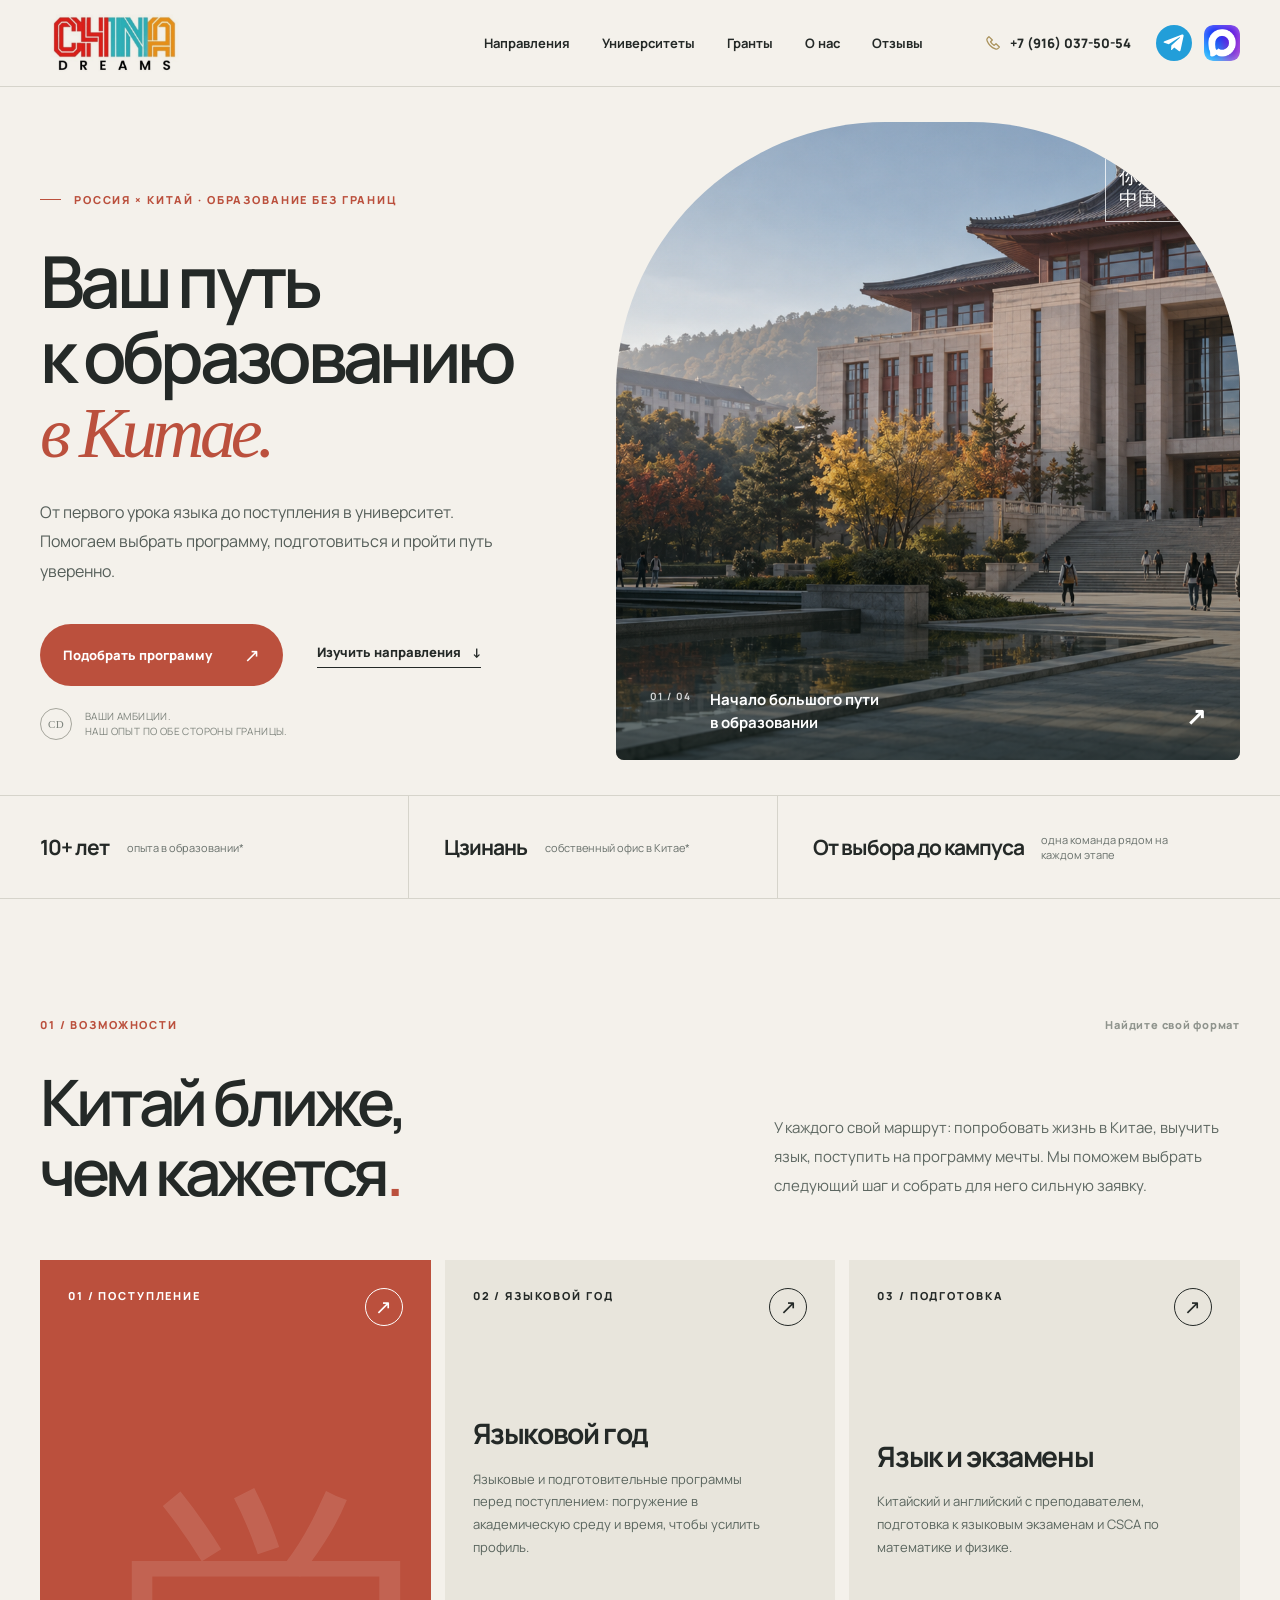
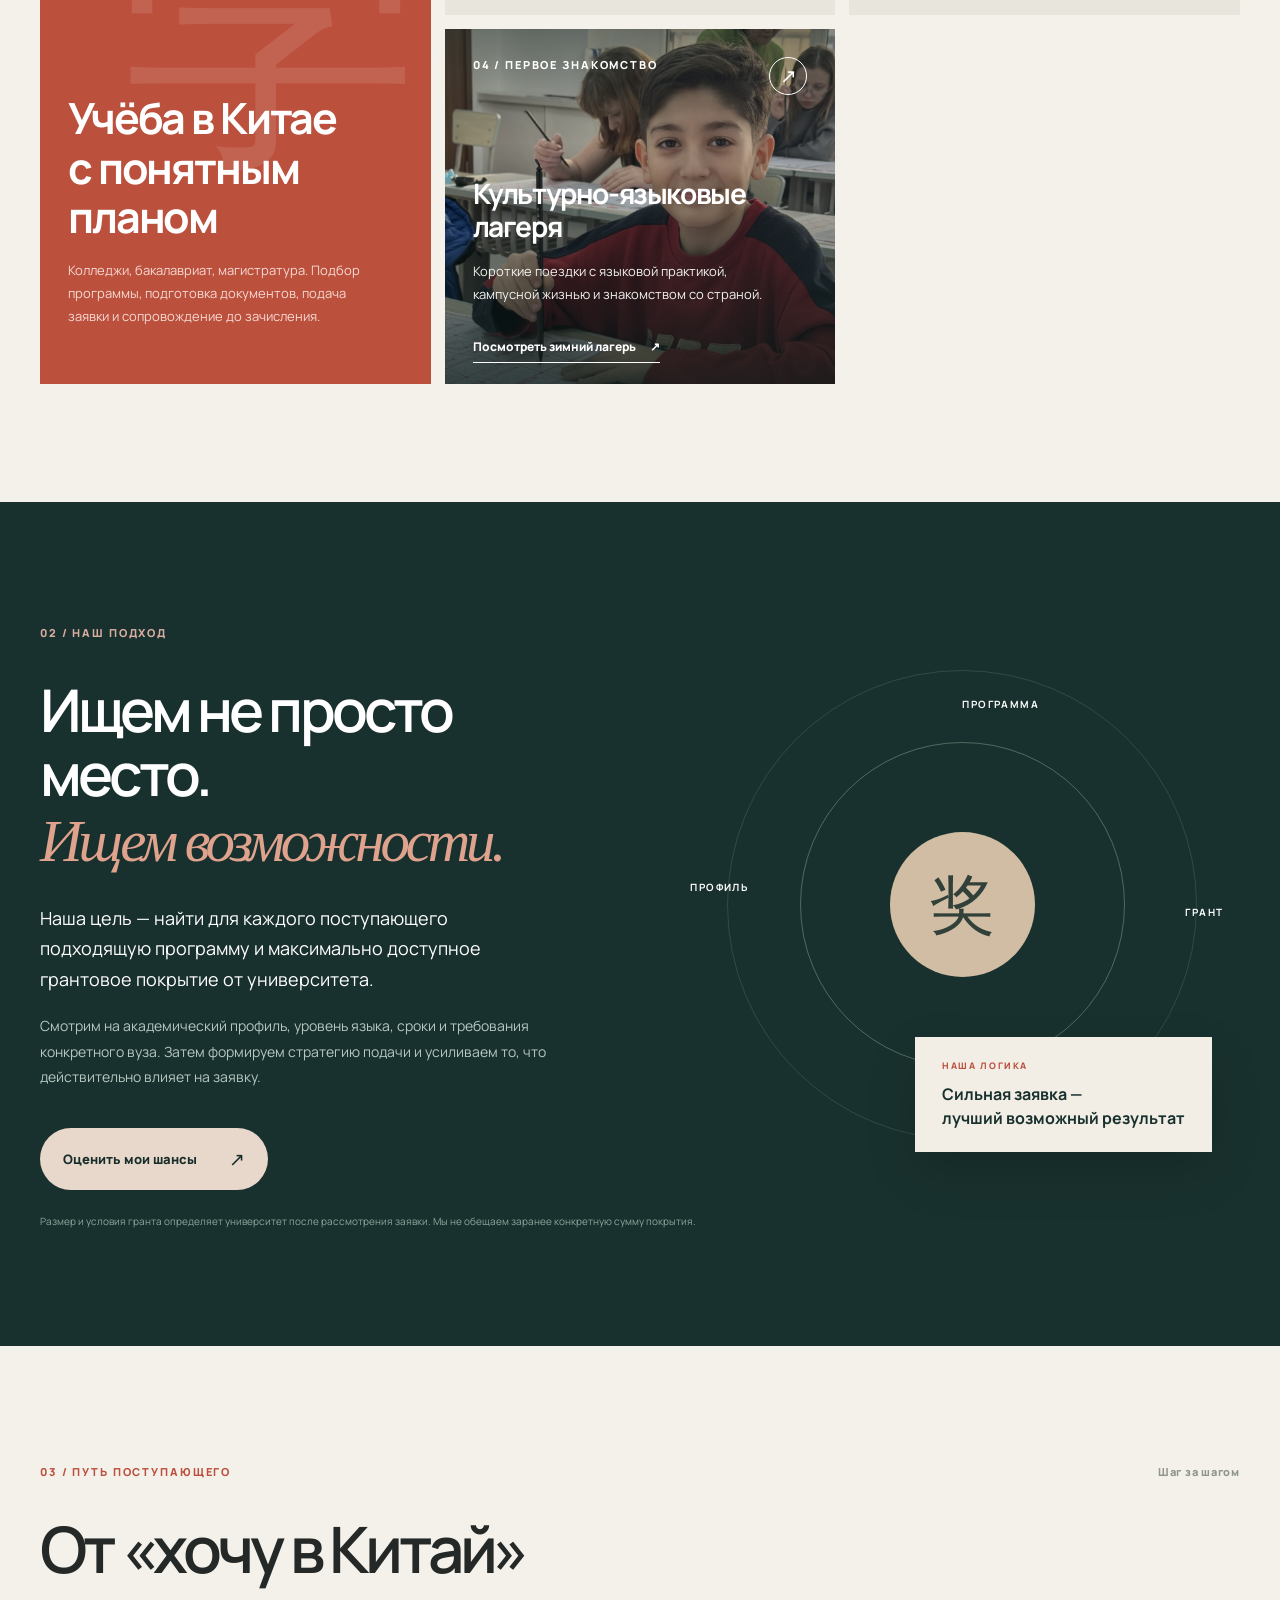
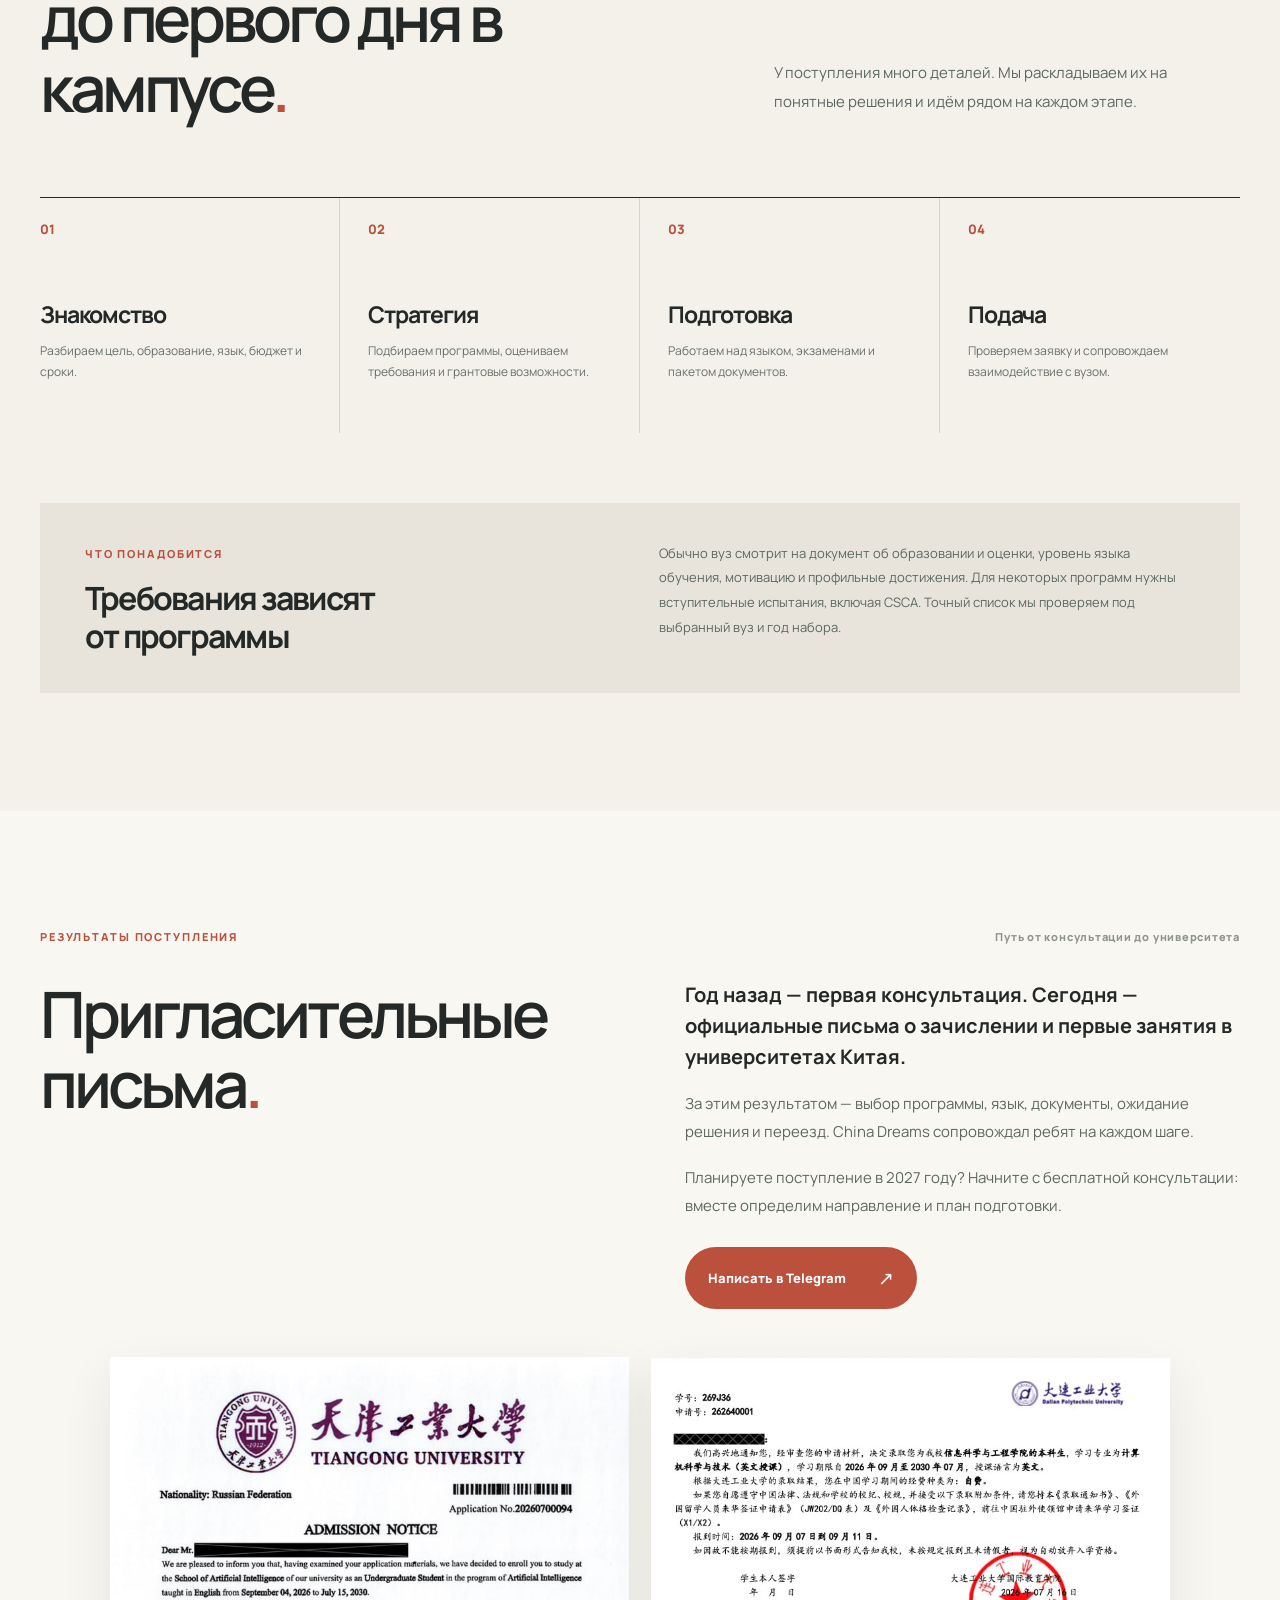
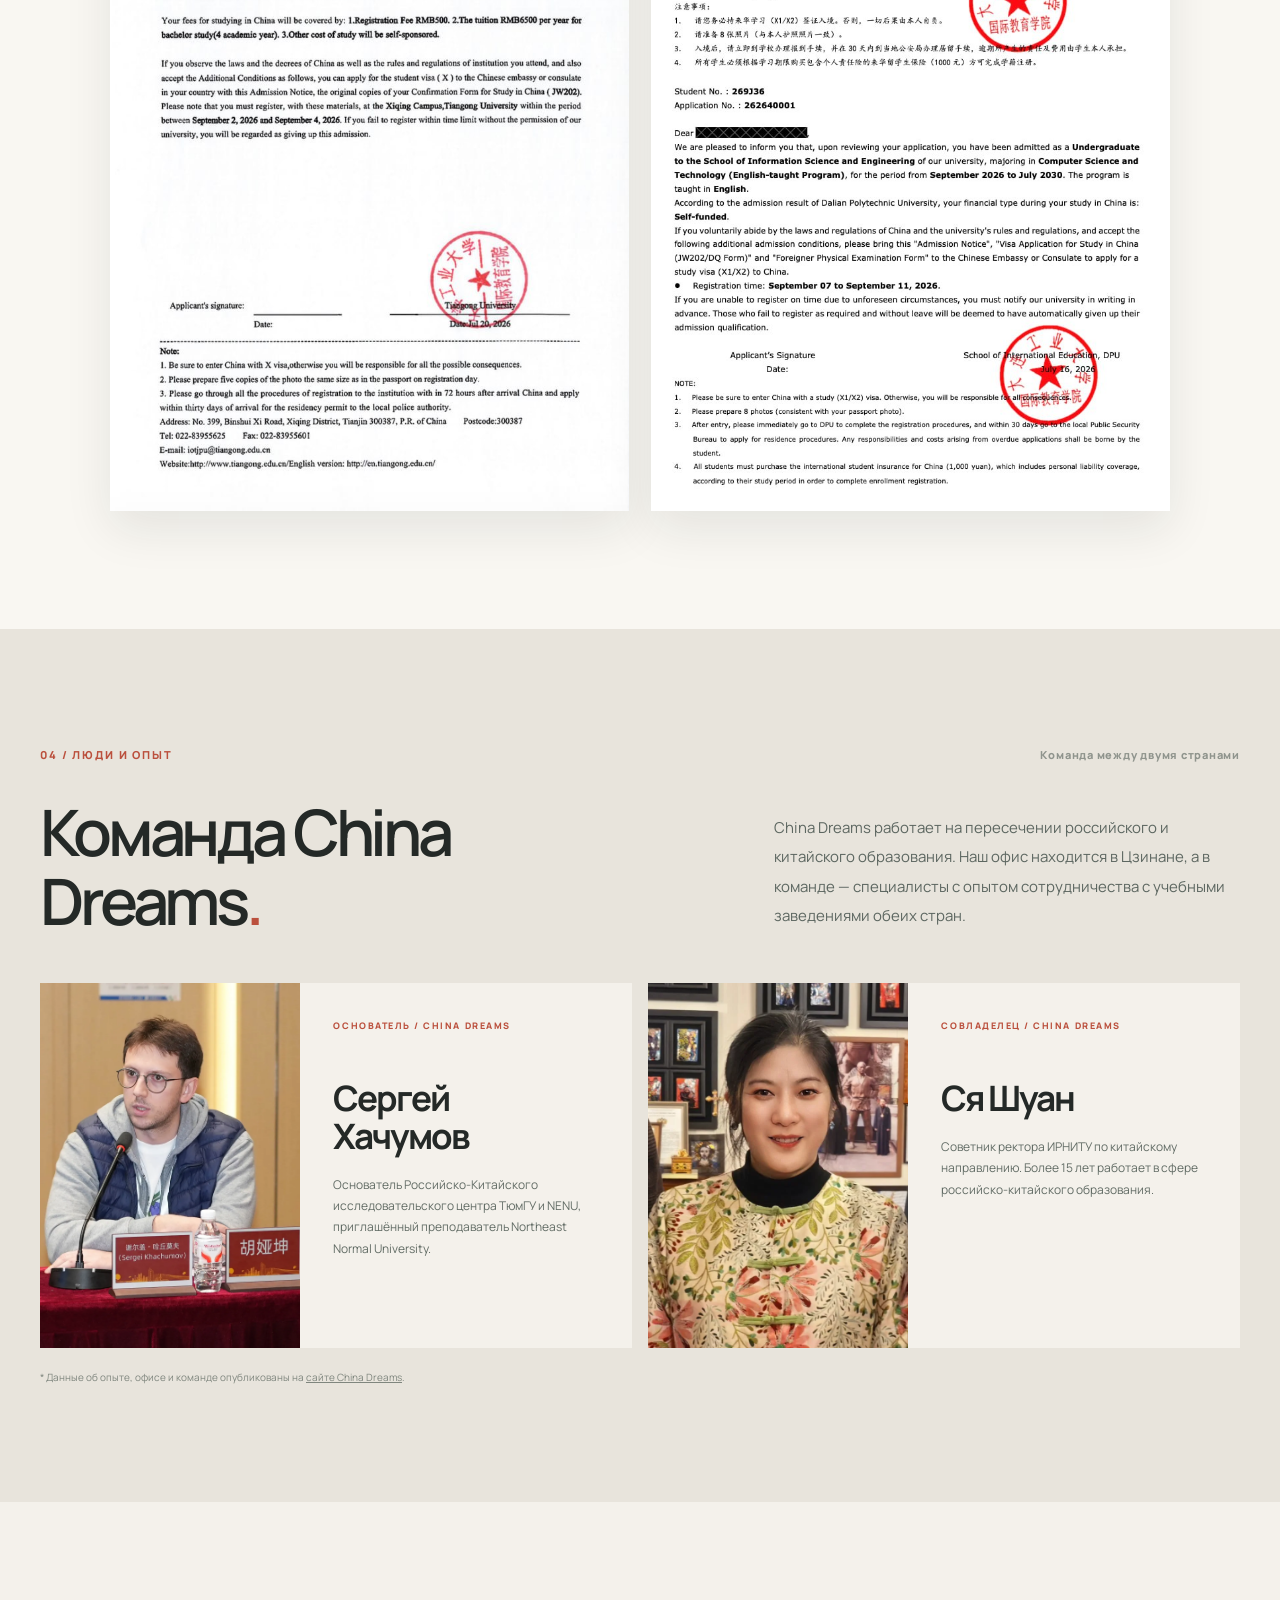
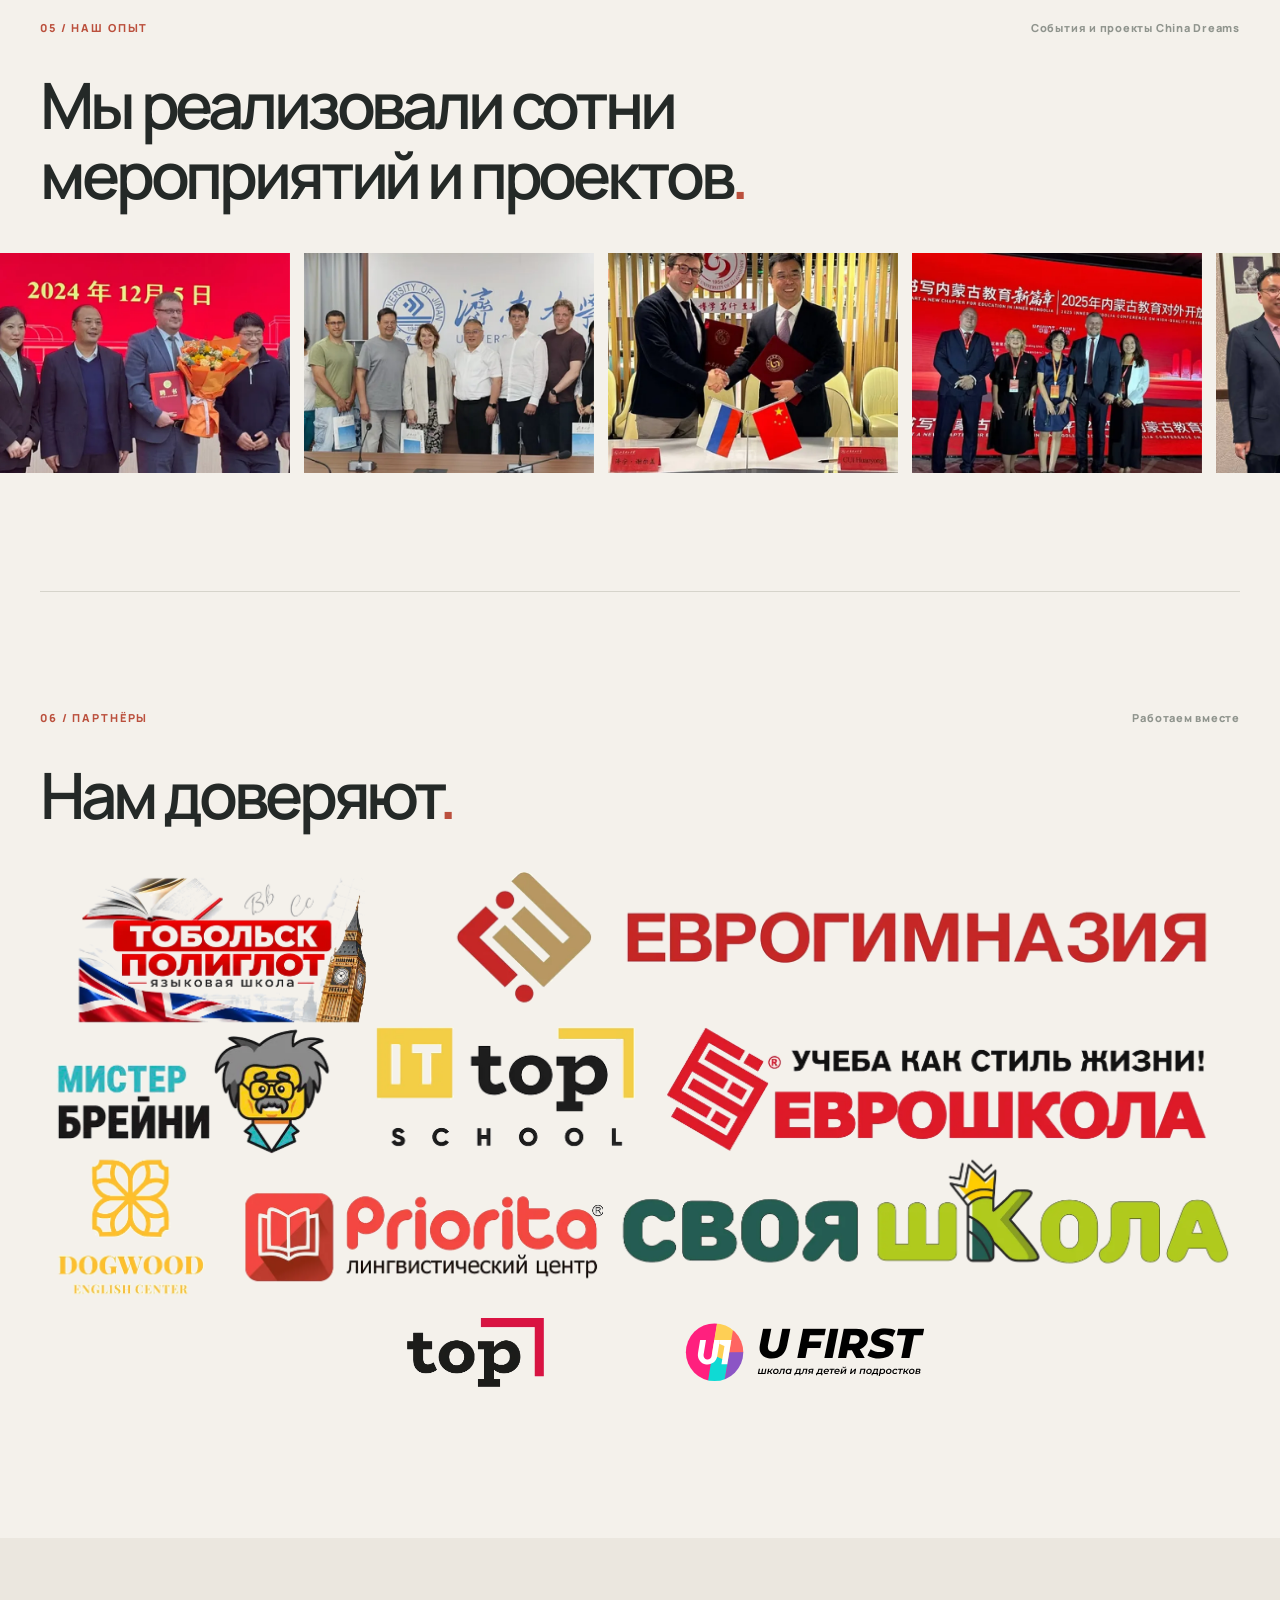
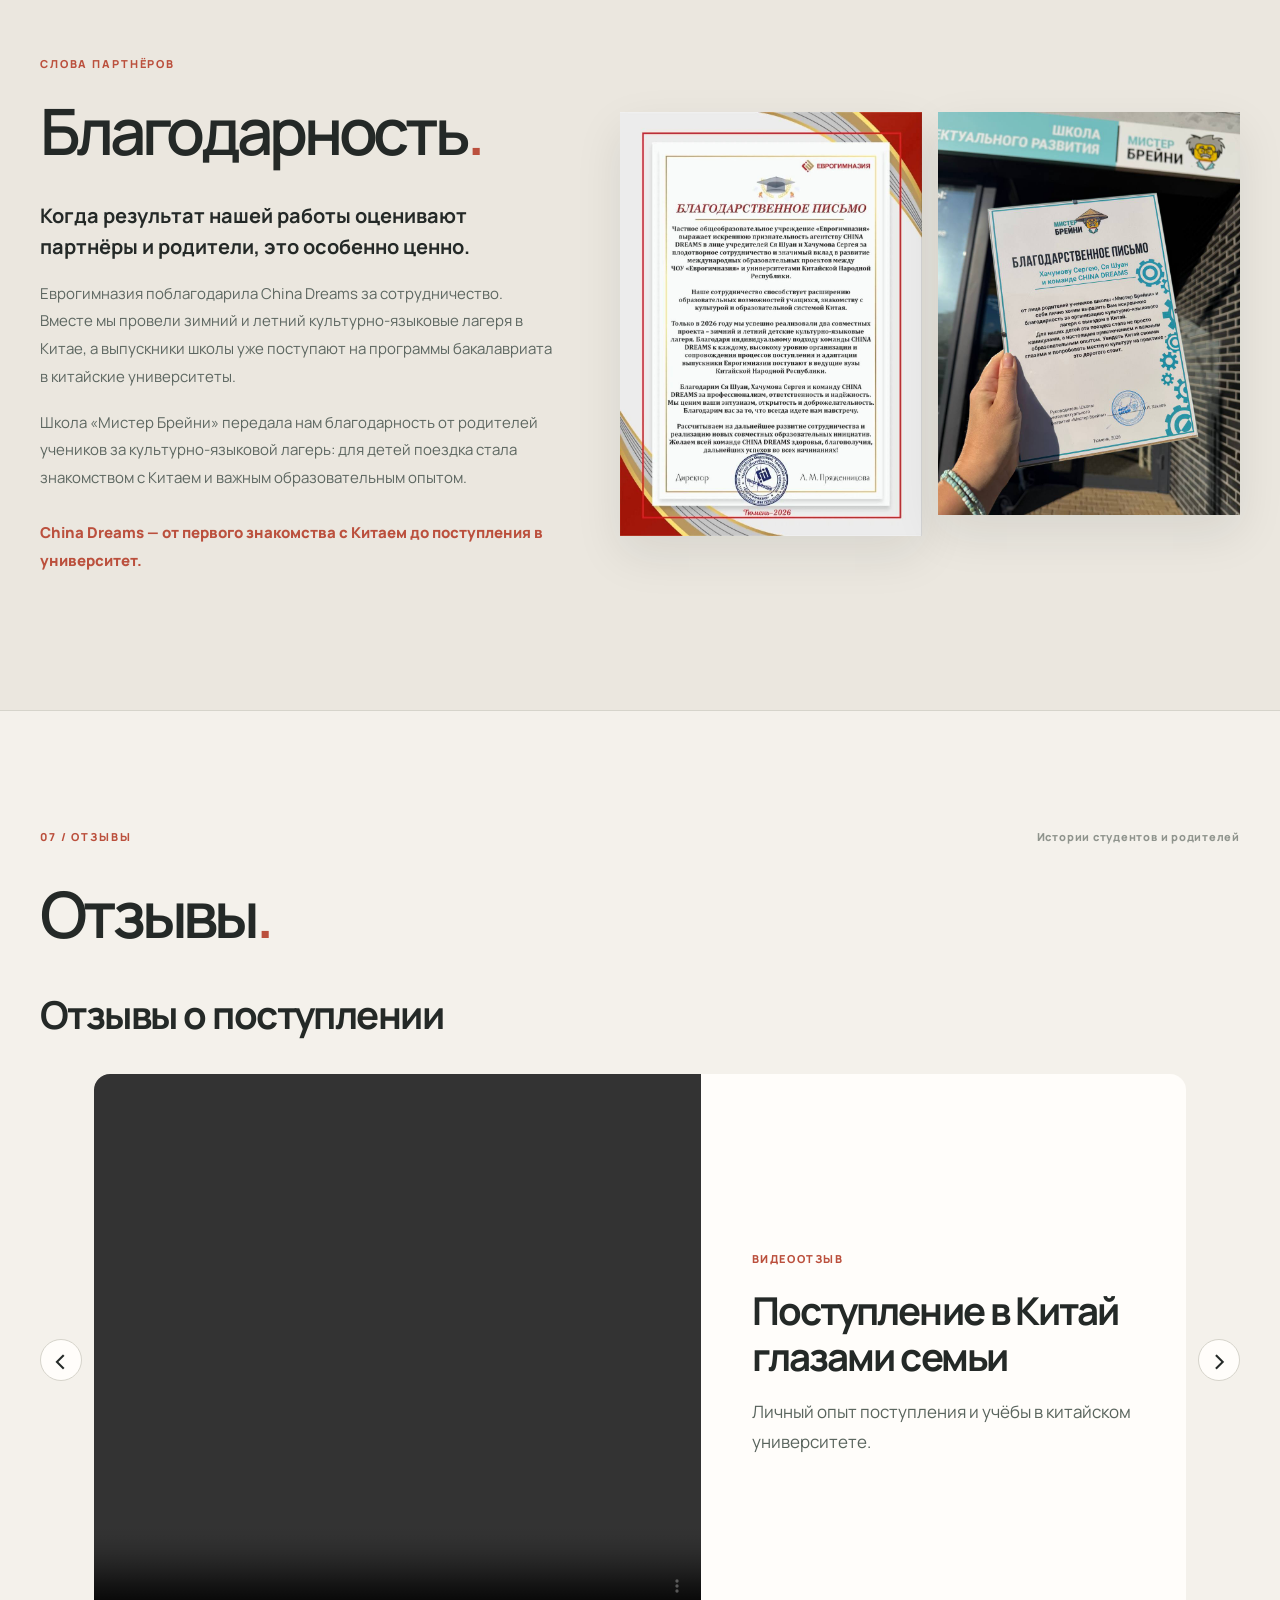
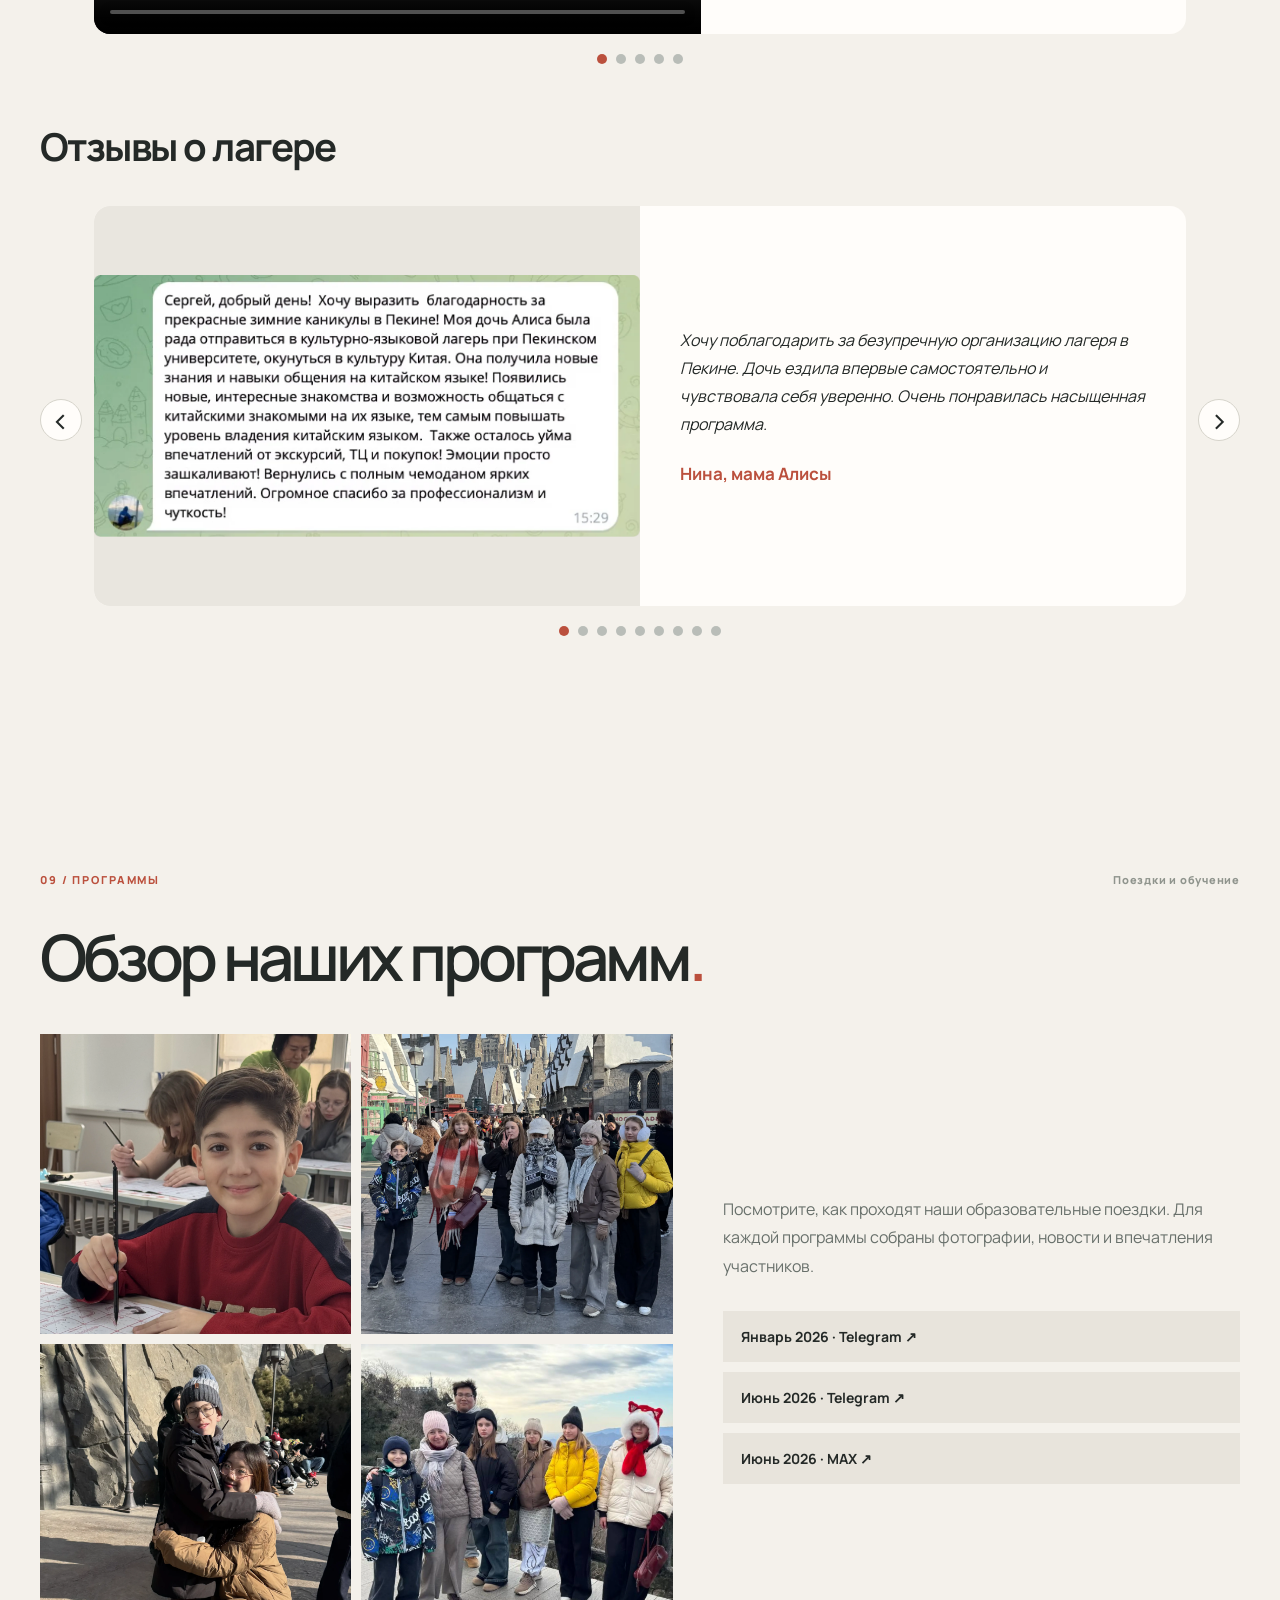
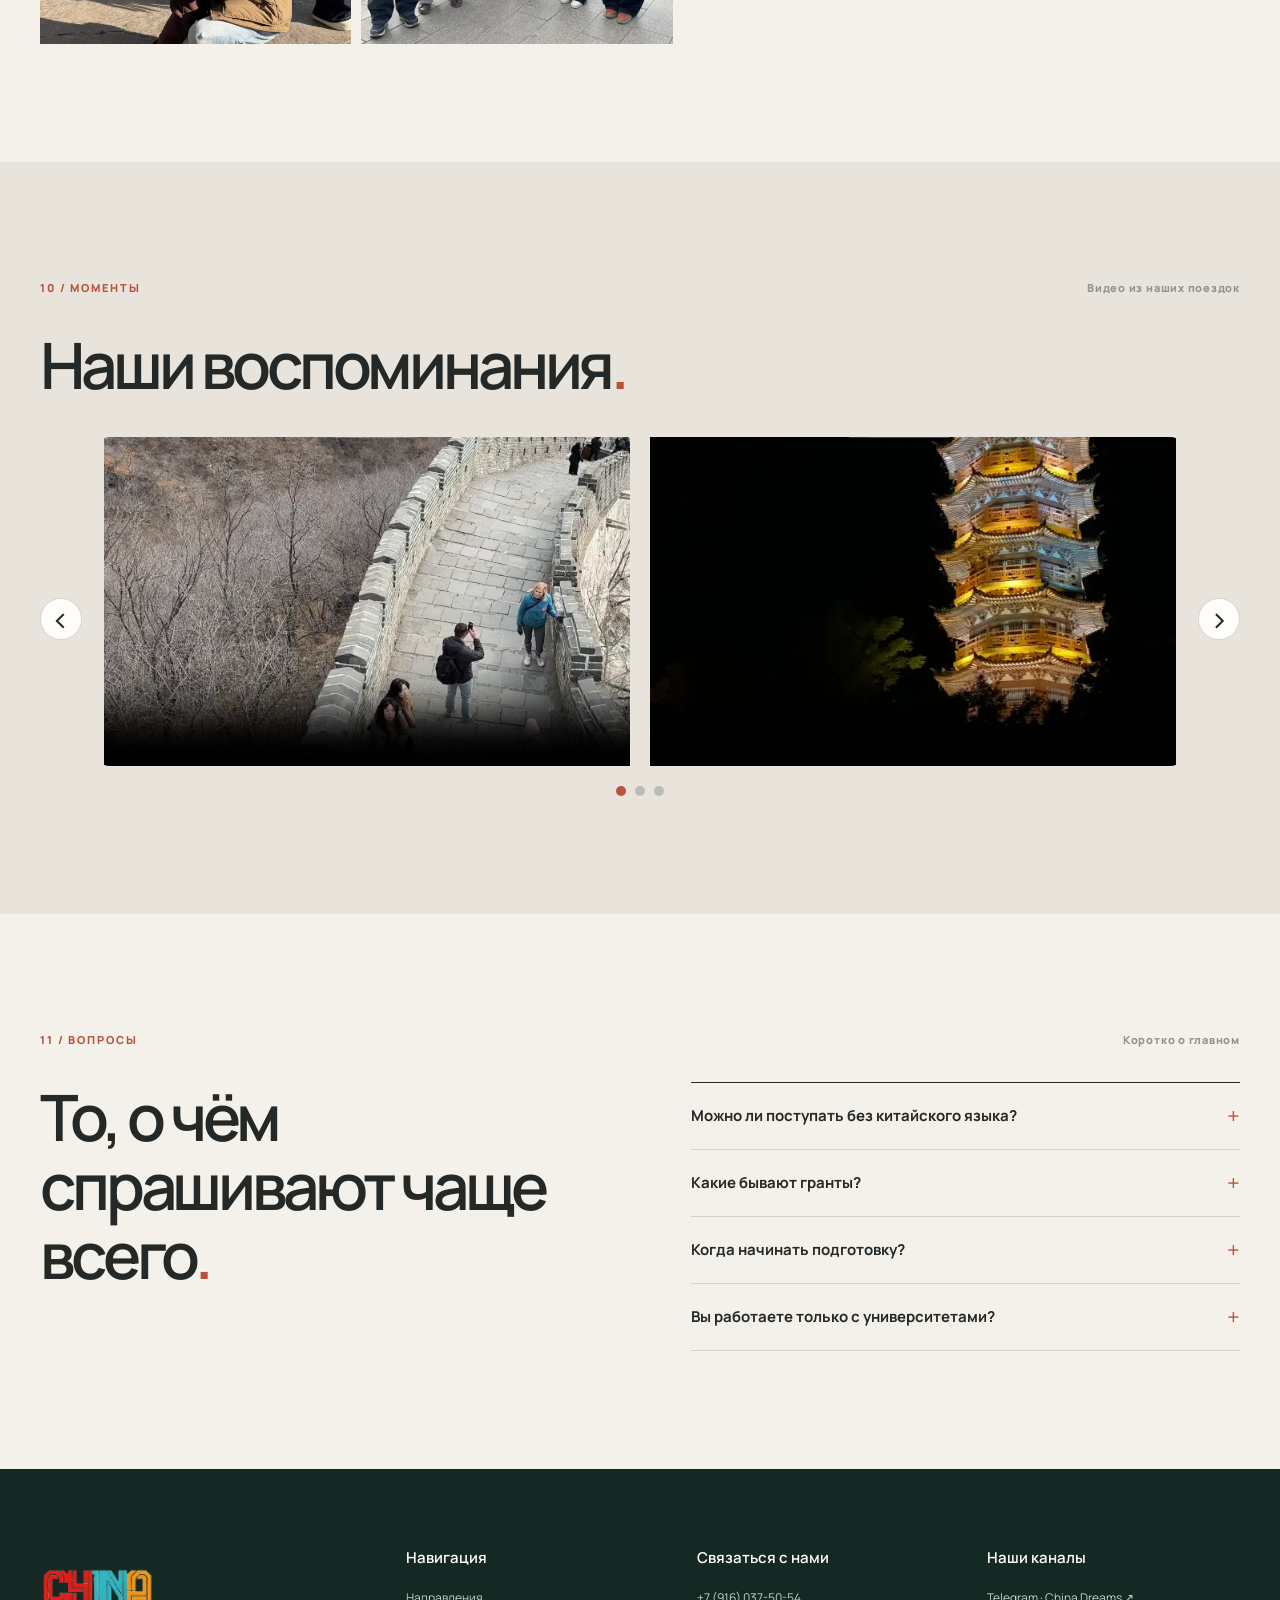
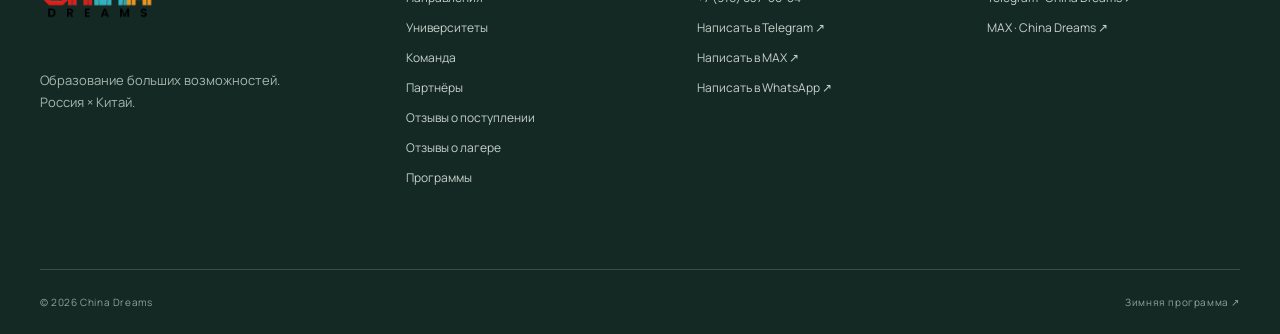
<file: index.html>
<!doctype html>
<html lang="ru">
  <head>
    <meta charset="UTF-8">
    <meta name="viewport" content="width=device-width, initial-scale=1">
    <meta name="theme-color" content="#f4f1eb">
    <meta name="description" content="China Dreams — образование в Китае: поступление в колледжи и университеты, языковая подготовка, гранты и культурно-языковые программы.">
    <title>
      China Dreams — ваш путь к образованию в Китае
    </title>
    <link rel="icon" type="image/webp" href="winter2027/img/80.webp">
    <link rel="preconnect" href="https://fonts.googleapis.com">
    <link rel="preconnect" href="https://fonts.gstatic.com" crossorigin>
    <link href="https://fonts.googleapis.com/css2?family=DM+Sans:wght@400;500;600;700&family=Manrope:wght@400;500;600;700;800&display=swap" rel="stylesheet">
    <link rel="stylesheet" href="styles.css">
    <link rel="stylesheet" href="updates.css">
    <script src="script.js" defer>
    </script>
  </head>
  <body>
    <a class="skip-link" href="#main">Перейти к содержанию</a>
    <header class="site-header" id="top">
      <div class="container nav-shell">
        <a class="brand" href="#top" aria-label="China Dreams — на главную"><img class="brand-logo" src="winter2027/img/73.jpg" alt="China Dreams"></a>
        <nav class="main-nav" id="main-nav" aria-label="Основная навигация">
          <a href="#directions">Направления</a><a href="universities/">Университеты</a><a href="#approach">Гранты</a><a href="#about">О нас</a><a href="#reviews">Отзывы</a>
        </nav>
        <div class="header-contact" aria-label="Связаться с China Dreams">
          <a class="header-phone" href="tel:+79160375054" aria-label="Позвонить: +7 (916) 037-50-54">
            <svg viewBox="0 0 24 24" aria-hidden="true">
              <path d="M6.6 3.5 4.5 5.6c-.8.8-.9 2-.4 3.3a19.5 19.5 0 0 0 11 11c1.3.5 2.5.4 3.3-.4l2.1-2.1-4.5-4.5-2.4 2.3a15 15 0 0 1-4.8-4.8l2.3-2.4-4.5-4.5Z" fill="none" stroke="currentColor" stroke-width="1.7" stroke-linecap="round" stroke-linejoin="round"/>
            </svg>
            <span>+7 (916) 037-50-54</span>
          </a>
          <a class="header-social header-telegram" href="https://t.me/S_Khmv" target="_blank" rel="noopener noreferrer" aria-label="Написать в Telegram">
            <svg viewBox="0 0 24 24" aria-hidden="true">
              <path fill="currentColor" d="M21.5 4.2 18.3 19c-.2 1-1 1.2-1.8.7l-4.8-3.5-2.3 2.2c-.3.3-.6.5-1 .5l.3-4.9 8.9-8.1c.4-.4-.1-.6-.6-.3L6 12.7l-4.7-1.5c-1-.3-1-1 .2-1.5L19.8 2.7c.9-.3 2 .2 1.7 1.5Z"/>
            </svg>
          </a>
          <a class="header-social header-max" href="https://max.ru/u/f9LHodD0cOIRxhg6OC2rjZD0wFSvETGZUFFbrBYUcFSiHPmcREeoU7aZs7Y" target="_blank" rel="noopener noreferrer" aria-label="Написать в MAX">
            <img src="winter2027/img/max.png" alt="" aria-hidden="true">
          </a>
        </div>
        <button class="menu-toggle" type="button" aria-label="Открыть меню" aria-controls="main-nav" aria-expanded="false"><span></span><span></span></button>
      </div>
    </header>
    <main id="main">
      <section class="hero container" aria-labelledby="hero-title">
        <div class="hero-copy">
          <div class="eyebrow">
            <span class="eyebrow-line"></span> РОССИЯ × КИТАЙ · ОБРАЗОВАНИЕ БЕЗ ГРАНИЦ
          </div>
          <h1 id="hero-title">
            Ваш путь<br><span class="hero-title-line">к образованию</span><br><em>в Китае.</em>
          </h1>
          <p class="hero-lead">
            От первого урока языка до поступления в университет. Помогаем выбрать программу, подготовиться и пройти путь уверенно.
          </p>
          <div class="hero-actions">
            <a class="button button-primary" href="#contact">Подобрать программу <span aria-hidden="true">↗</span></a><a class="text-link" href="#directions">Изучить направления <span aria-hidden="true">↓</span></a>
          </div>
          <div class="hero-caption">
            <span class="mini-emblem">CD</span><span>Ваши амбиции.<br>Наш опыт по обе стороны границы.</span>
          </div>
        </div>
        <div class="hero-visual">
          <img src="assets/hero-campus.png" alt="Художественная иллюстрация университетского кампуса в Китае" fetchpriority="high">
          <div class="hero-visual-shade">
          </div>
          <div class="hero-stamp" aria-hidden="true">
            <span>你好<br>中国</span><small>NI HAO<br>CHINA</small>
          </div>
          <div class="hero-visual-note">
            <span class="note-index">01 / 04</span><span>Начало большого пути<br>в образовании</span><span class="note-arrow">↗</span>
          </div>
        </div>
      </section>
      <div class="proof-bar">
        <div class="container proof-inner">
          <p>
            <strong>10+ лет</strong><span>опыта в образовании*</span>
          </p>
          <p>
            <strong>Цзинань</strong><span>собственный офис в Китае*</span>
          </p>
          <p>
            <strong>От выбора до кампуса</strong><span>одна команда рядом на каждом этапе</span>
          </p>
        </div>
      </div>
      <section class="intro section-pad container" id="directions" aria-labelledby="directions-title">
        <div class="section-top">
          <span class="section-label">01 / ВОЗМОЖНОСТИ</span><span class="section-aside">Найдите свой формат</span>
        </div>
        <div class="intro-grid">
          <h2 id="directions-title">
            Китай ближе,<br>чем кажется<span class="accent-dot">.</span>
          </h2>
          <p>
            У каждого свой маршрут: попробовать жизнь в Китае, выучить язык, поступить на программу мечты. Мы поможем выбрать следующий шаг и собрать для него сильную заявку.
          </p>
        </div>
        <div class="services-grid">
          <article class="service-card service-feature">
            <div class="service-top">
              <span class="service-number">01 / ПОСТУПЛЕНИЕ</span><span class="service-icon" aria-hidden="true">↗</span>
            </div>
            <div class="service-bottom">
              <div class="feature-symbol" aria-hidden="true">
                学
              </div>
              <h3>
                Учёба в Китае<br>с понятным планом
              </h3>
              <p>
                Колледжи, бакалавриат, магистратура. Подбор программы, подготовка документов, подача заявки и сопровождение до зачисления.
              </p>
            </div>
          </article>
          <article class="service-card">
            <div class="service-top">
              <span class="service-number">02 / ЯЗЫКОВОЙ ГОД</span><span class="service-icon" aria-hidden="true">↗</span>
            </div>
            <div class="service-bottom">
              <h3>
                Языковой год
              </h3>
              <p>
                Языковые и подготовительные программы перед поступлением: погружение в академическую среду и время, чтобы усилить профиль.
              </p>
            </div>
          </article>
          <article class="service-card">
            <div class="service-top">
              <span class="service-number">03 / ПОДГОТОВКА</span><span class="service-icon" aria-hidden="true">↗</span>
            </div>
            <div class="service-bottom">
              <h3>
                Язык и экзамены
              </h3>
              <p>
                Китайский и английский с преподавателем, подготовка к языковым экзаменам и CSCA по математике и физике.
              </p>
            </div>
          </article>
          <article class="service-card service-camp">
            <div class="service-top">
              <span class="service-number">04 / ПЕРВОЕ ЗНАКОМСТВО</span><span class="service-icon" aria-hidden="true">↗</span>
            </div>
            <div class="service-bottom">
              <h3>
                Культурно-языковые лагеря
              </h3>
              <p>
                Короткие поездки с языковой практикой, кампусной жизнью и знакомством со страной.
              </p>
              <a href="winter2027/" class="card-link">Посмотреть зимний лагерь <span aria-hidden="true">↗</span></a>
            </div>
          </article>
        </div>
      </section>
      <section class="funding section-pad" id="approach" aria-labelledby="funding-title">
        <div class="container funding-layout">
          <div class="funding-copy">
            <span class="section-label label-light">02 / НАШ ПОДХОД</span>
            <h2 id="funding-title">
              Ищем не просто место.<br><em>Ищем возможности.</em>
            </h2>
            <p class="funding-lead">
              Наша цель — найти для каждого поступающего подходящую программу и максимально доступное грантовое покрытие от университета.
            </p>
            <p>
              Смотрим на академический профиль, уровень языка, сроки и требования конкретного вуза. Затем формируем стратегию подачи и усиливаем то, что действительно влияет на заявку.
            </p>
            <a class="button button-light" href="#contact">Оценить мои шансы <span aria-hidden="true">↗</span></a>
          </div>
          <div class="funding-graphic">
            <div class="orbit orbit-one">
            </div>
            <div class="orbit orbit-two">
            </div>
            <div class="orbit-center">
              奖
            </div>
            <span class="orbit-label label-a">ПРОГРАММА</span><span class="orbit-label label-b">ПРОФИЛЬ</span><span class="orbit-label label-c">ГРАНТ</span>
            <div class="funding-card">
              <span>НАША ЛОГИКА</span><strong>Сильная заявка —<br>лучший возможный результат</strong>
            </div>
          </div>
        </div>
        <div class="container funding-footnote">
          Размер и условия гранта определяет университет после рассмотрения заявки. Мы не обещаем заранее конкретную сумму покрытия.
        </div>
      </section>
      <section class="journey section-pad container" id="process" aria-labelledby="journey-title">
        <div class="section-top">
          <span class="section-label">03 / ПУТЬ ПОСТУПАЮЩЕГО</span><span class="section-aside">Шаг за шагом</span>
        </div>
        <div class="journey-head">
          <h2 id="journey-title">
            От «хочу в Китай»<br>до первого дня в кампусе<span class="accent-dot">.</span>
          </h2>
          <p>
            У поступления много деталей. Мы раскладываем их на понятные решения и идём рядом на каждом этапе.
          </p>
        </div>
        <div class="steps">
          <div class="step">
            <span>01</span>
            <h3>
              Знакомство
            </h3>
            <p>
              Разбираем цель, образование, язык, бюджет и сроки.
            </p>
          </div>
          <div class="step">
            <span>02</span>
            <h3>
              Стратегия
            </h3>
            <p>
              Подбираем программы, оцениваем требования и грантовые возможности.
            </p>
          </div>
          <div class="step">
            <span>03</span>
            <h3>
              Подготовка
            </h3>
            <p>
              Работаем над языком, экзаменами и пакетом документов.
            </p>
          </div>
          <div class="step">
            <span>04</span>
            <h3>
              Подача
            </h3>
            <p>
              Проверяем заявку и сопровождаем взаимодействие с вузом.
            </p>
          </div>
        </div>
        <div class="requirements">
          <div>
            <span class="section-label">ЧТО ПОНАДОБИТСЯ</span>
            <h3>
              Требования зависят<br>от программы
            </h3>
          </div>
          <p>
            Обычно вуз смотрит на документ об образовании и оценки, уровень языка обучения, мотивацию и профильные достижения. Для некоторых программ нужны вступительные испытания, включая CSCA. Точный список мы проверяем под выбранный вуз и год набора.
          </p>
        </div>
      </section>
      <section class="admissions-section section-pad" id="admissions" aria-labelledby="admissions-title">
        <div class="container">
          <div class="section-top">
            <span class="section-label">РЕЗУЛЬТАТЫ ПОСТУПЛЕНИЯ</span><span class="section-aside">Путь от консультации до университета</span>
          </div>
          <div class="admissions-intro">
            <h2 id="admissions-title">
              Пригласительные<br>письма<span class="accent-dot">.</span>
            </h2>
            <div class="admissions-copy">
              <p class="feature-lead">
                Год назад — первая консультация. Сегодня — официальные письма о зачислении и первые занятия в университетах Китая.
              </p>
              <p>
                За этим результатом — выбор программы, язык, документы, ожидание решения и переезд. China Dreams сопровождал ребят на каждом шаге.
              </p>
              <p>
                Планируете поступление в 2027 году? Начните с бесплатной консультации: вместе определим направление и план подготовки.
              </p>
              <a class="button button-primary" href="https://t.me/S_Khmv" target="_blank" rel="noopener noreferrer">Написать в Telegram <span aria-hidden="true">↗</span></a>
            </div>
          </div>
          <div class="admissions-letters">
            <a href="assets/письмо1.jpg" target="_blank" rel="noopener noreferrer" aria-label="Открыть письмо о зачислении в Tiangong University в полном размере">
              <img src="assets/письмо1.jpg" alt="Письмо о зачислении в Tiangong University" width="786" height="1141" loading="lazy">
            </a>
            <a href="assets/письмо2.jpg" target="_blank" rel="noopener noreferrer" aria-label="Открыть письмо о зачислении в Dalian Polytechnic University в полном размере">
              <img src="assets/письмо2.jpg" alt="Письмо о зачислении в Dalian Polytechnic University" width="784" height="1115" loading="lazy">
            </a>
          </div>
        </div>
      </section>
      <section class="people section-pad" id="about" aria-labelledby="people-title">
        <div class="container">
          <div class="section-top">
            <span class="section-label">04 / ЛЮДИ И ОПЫТ</span><span class="section-aside">Команда между двумя странами</span>
          </div>
          <div class="people-head">
            <h2 id="people-title">
              Команда China Dreams<span class="accent-dot">.</span>
            </h2>
            <p>
              China Dreams работает на пересечении российского и китайского образования. Наш офис находится в Цзинане, а в команде — специалисты с опытом сотрудничества с учебными заведениями обеих стран.
            </p>
          </div>
          <div class="team-grid">
            <article class="team-card">
              <div class="team-photo">
                <img src="assets/sergey.webp" alt="Сергей Хачумов" loading="lazy">
              </div>
              <div class="team-content">
                <span>ОСНОВАТЕЛЬ / CHINA DREAMS</span>
                <h3>
                  Сергей<br>Хачумов
                </h3>
                <p>
                  Основатель Российско-Китайского исследовательского центра ТюмГУ и NENU, приглашённый преподаватель Northeast Normal University.
                </p>
              </div>
            </article>
            <article class="team-card">
              <div class="team-photo">
                <img src="assets/shuang.webp" alt="Ся Шуан" loading="lazy">
              </div>
              <div class="team-content">
                <span>СОВЛАДЕЛЕЦ / CHINA DREAMS</span>
                <h3>
                  Ся Шуан
                </h3>
                <p>
                  Советник ректора ИРНИТУ по китайскому направлению. Более 15 лет работает в сфере российско-китайского образования.
                </p>
              </div>
            </article>
          </div>
          <p class="source-note">
            * Данные об опыте, офисе и команде опубликованы на <a href="https://chinadreams.ru/" target="_blank" rel="noopener noreferrer">сайте China Dreams</a>.
          </p>
        </div>
      </section>
      <section class="projects-showcase section-pad" id="projects" aria-labelledby="projects-title">
        <div class="container">
          <div class="section-top">
            <span class="section-label">05 / НАШ ОПЫТ</span><span class="section-aside">События и проекты China Dreams</span>
          </div>
          <h2 id="projects-title">
            Мы реализовали сотни<br>мероприятий и проектов<span class="accent-dot">.</span>
          </h2>
        </div>
        <div class="marquee" aria-label="Фотографии мероприятий">
          <div class="marquee-track">
            <div class="marquee-group">
              <img src="winter2027/img/33.webp" alt="Участники мероприятия" loading="lazy">
              <img src="winter2027/img/34.webp" alt="Встреча участников" loading="lazy">
              <img src="winter2027/img/35.webp" alt="Совместное мероприятие" loading="lazy">
              <img src="winter2027/img/36.webp" alt="Группа участников" loading="lazy">
              <img src="winter2027/img/37.webp" alt="Поездка China Dreams" loading="lazy">
              <img src="winter2027/img/38.webp" alt="Образовательное мероприятие" loading="lazy">
              <img src="winter2027/img/39.webp" alt="Участники проекта" loading="lazy">
              <img src="winter2027/img/40.webp" alt="Памятный момент поездки" loading="lazy">
            </div>
            <div class="marquee-group" aria-hidden="true">
              <img src="winter2027/img/33.webp" alt="" loading="lazy">
              <img src="winter2027/img/34.webp" alt="" loading="lazy">
              <img src="winter2027/img/35.webp" alt="" loading="lazy">
              <img src="winter2027/img/36.webp" alt="" loading="lazy">
              <img src="winter2027/img/37.webp" alt="" loading="lazy">
              <img src="winter2027/img/38.webp" alt="" loading="lazy">
              <img src="winter2027/img/39.webp" alt="" loading="lazy">
              <img src="winter2027/img/40.webp" alt="" loading="lazy">
            </div>
          </div>
        </div>
      </section>
      <section class="trust section-pad container" id="partners" aria-labelledby="trust-title">
        <div class="section-top">
          <span class="section-label">06 / ПАРТНЁРЫ</span><span class="section-aside">Работаем вместе</span>
        </div>
        <h2 id="trust-title">
          Нам доверяют<span class="accent-dot">.</span>
        </h2>
        <img class="trust-logos" src="assets/partner-logos-beige.webp" alt="Логотипы партнёров China Dreams" loading="lazy">
        <div class="trust-extra-logos" aria-label="Другие партнёры">
          <img src="assets/top-logo.webp" alt="Академия ТОП" loading="lazy">
          <img src="assets/ufirst-logo.svg" alt="UFirst" loading="lazy">
        </div>
      </section>
      <section class="gratitude-section section-pad" id="gratitude" aria-labelledby="gratitude-title">
        <div class="container gratitude-layout">
          <div class="gratitude-copy">
            <span class="section-label">СЛОВА ПАРТНЁРОВ</span>
            <h2 id="gratitude-title">
              Благодарность<span class="accent-dot">.</span>
            </h2>
            <p class="feature-lead">
              Когда результат нашей работы оценивают партнёры и родители, это особенно ценно.
            </p>
            <p>
              Еврогимназия поблагодарила China Dreams за сотрудничество. Вместе мы провели зимний и летний культурно-языковые лагеря в Китае, а выпускники школы уже поступают на программы бакалавриата в китайские университеты.
            </p>
            <p>
              Школа «Мистер Брейни» передала нам благодарность от родителей учеников за культурно-языковой лагерь: для детей поездка стала знакомством с Китаем и важным образовательным опытом.
            </p>
            <p class="gratitude-signoff">
              China Dreams — от первого знакомства с Китаем до поступления в университет.
            </p>
          </div>
          <div class="gratitude-gallery">
            <a class="gratitude-image" href="assets/благодарность.jpg" target="_blank" rel="noopener noreferrer" aria-label="Открыть благодарственное письмо Еврогимназии в полном размере">
              <img src="assets/благодарность.jpg" alt="Благодарственное письмо Еврогимназии команде China Dreams" width="913" height="1280" loading="lazy">
            </a>
            <a class="gratitude-image" href="assets/благодарность2.jpg" target="_blank" rel="noopener noreferrer" aria-label="Открыть благодарственное письмо школы Мистер Брейни в полном размере">
              <img src="assets/благодарность2.jpg" alt="Благодарственное письмо школы Мистер Брейни команде China Dreams" width="960" height="1280" loading="lazy">
            </a>
          </div>
        </div>
      </section>
      <section class="reviews admission-reviews section-pad" id="reviews" aria-labelledby="admission-reviews-title">
        <div class="container">
          <div class="section-top">
            <span class="section-label">07 / ОТЗЫВЫ</span><span class="section-aside">Истории студентов и родителей</span>
          </div>
          <h2 class="reviews-main-title">Отзывы<span class="accent-dot">.</span></h2>
          <h3 class="reviews-subtitle" id="camp-reviews-title">Отзывы о поступлении</h3>
          <div class="content-carousel" data-carousel aria-label="Отзывы о поступлении в Китай">
            <div class="carousel-window">
              <div class="carousel-slides">
                <article class="carousel-slide admission-review-slide">
                  <div class="admission-review-media">
                    <video controls preload="metadata" playsinline aria-label="Видеоотзыв о поступлении в Китай">
                      <source src="assets/видеоотзыв.mp4" type="video/mp4">Ваш браузер не поддерживает видео.
                    </video>
                  </div>
                  <div class="admission-review-copy">
                    <span class="admission-review-type">ВИДЕООТЗЫВ</span>
                    <h3>Поступление в Китай глазами семьи</h3>
                    <p>Личный опыт поступления и учёбы в китайском университете.</p>
                  </div>
                </article>
                <article class="carousel-slide admission-review-slide">
                  <a class="admission-review-media" href="assets/image-26.webp" target="_blank" rel="noopener noreferrer" aria-label="Открыть отзыв Дмитрия полностью">
                    <img src="assets/image-26.webp" alt="Сообщение Дмитрия о сопровождении поступления дочери в Китай" loading="lazy">
                  </a>
                  <div class="admission-review-copy">
                    <span class="admission-review-type">ОТЗЫВ РОДИТЕЛЯ</span>
                    <h3>От первой поездки до поступления</h3>
                    <p>Дмитрий рассказывает, как опыт дочери в Китае помог семье принять решение о дальнейшем обучении в Пекине.</p>
                  </div>
                </article>
                <article class="carousel-slide admission-review-slide">
                  <a class="admission-review-media" href="assets/image-27.webp" target="_blank" rel="noopener noreferrer" aria-label="Открыть отзыв Татьяны полностью">
                    <img src="assets/image-27.webp" alt="Сообщение Татьяны о поступлении дочери в университет Пекина" loading="lazy">
                  </a>
                  <div class="admission-review-copy">
                    <span class="admission-review-type">ОТЗЫВ РОДИТЕЛЯ</span>
                    <h3>Учёба в университете Пекина</h3>
                    <p>Татьяна благодарит команду за помощь с поступлением дочери и делится её первыми впечатлениями от учёбы.</p>
                  </div>
                </article>
                <article class="carousel-slide admission-review-slide">
                  <a class="admission-review-media" href="assets/image-28.webp" target="_blank" rel="noopener noreferrer" aria-label="Открыть отзыв о поступлении в BFSU полностью">
                    <img src="assets/image-28.webp" alt="Отзыв родителя о поступлении дочери в Пекинский университет иностранных языков" loading="lazy">
                  </a>
                  <div class="admission-review-copy">
                    <span class="admission-review-type">ОТЗЫВ РОДИТЕЛЯ</span>
                    <h3>Путь к зачислению в BFSU</h3>
                    <p>Семья делится опытом подготовки документов, оформления визы и решения вопросов с проживанием.</p>
                  </div>
                </article>
                <article class="carousel-slide admission-review-slide">
                  <a class="admission-review-media" href="assets/image-29.webp" target="_blank" rel="noopener noreferrer" aria-label="Открыть отзыв о начале учёбы полностью">
                    <img src="assets/image-29.webp" alt="Сообщение родителя о начале учёбы дочери в Китае" loading="lazy">
                  </a>
                  <div class="admission-review-copy">
                    <span class="admission-review-type">ОТЗЫВ РОДИТЕЛЯ</span>
                    <h3>Первые недели в университете</h3>
                    <p>Дочь начала занятия, познакомилась с преподавателями и постепенно осваивается в новой стране.</p>
                  </div>
                </article>
              </div>
            </div>
            <button class="carousel-arrow carousel-prev" type="button" aria-label="Предыдущий отзыв о поступлении">‹</button><button class="carousel-arrow carousel-next" type="button" aria-label="Следующий отзыв о поступлении">›</button>
            <div class="carousel-dots" aria-label="Выбор отзыва о поступлении"></div>
          </div>
          <h3 class="reviews-subtitle" id="camp-reviews-title" style="margin-top: 60px;">Отзывы о лагере</h3>
          <div class="content-carousel" data-carousel aria-label="Отзывы участников">
            <div class="carousel-window">
              <div class="carousel-slides">
                <article class="carousel-slide review-slide">
                  <img src="winter2027/img/нм.webp" alt="Нина" loading="lazy">
                  <div>
                    <p>
                      Хочу поблагодарить за безупречную организацию лагеря в Пекине. Дочь ездила впервые самостоятельно и чувствовала себя уверенно. Очень понравилась насыщенная программа.
                    </p>
                    <strong>Нина, мама Алисы</strong>
                  </div>
                </article>
                <article class="carousel-slide review-slide">
                  <img src="winter2027/img/пу.webp" alt="Полина" loading="lazy">
                  <div>
                    <p>
                      Сергей, спасибо огромное за эту поездку! Уроки китайского и каллиграфии были очень интересными, а экскурсии просто невероятными.
                    </p>
                    <strong>Полина, участница</strong>
                  </div>
                </article>
                <article class="carousel-slide review-slide">
                  <img src="winter2027/img/дп.webp" alt="Дмитрий" loading="lazy">
                  <div>
                    <p>
                      Не каждый день теряешь загранпаспорт в другой стране. Сергей взял всё в свои руки, связался с посольством, решил вопросы. Огромное спасибо!
                    </p>
                    <strong>Дмитрий, папа Полины</strong>
                  </div>
                </article>
                <article class="carousel-slide review-slide">
                  <img src="winter2027/img/оп.webp" alt="Лариса Михайловна" loading="lazy">
                  <div>
                    <p>
                      Особая признательность Сергею Хачумову за максимально индивидуальный подход к каждому участнику нашей группы! Только благодаря его усилиям состоялось наше первое путешествие в Китай.
                    </p>
                    <strong>Лариса Михайловна Пряженникова</strong><span>директор ЧОУ «Еврогимназия»</span>
                  </div>
                </article>
                <article class="carousel-slide review-slide">
                  <img src="winter2027/img/дм.webp" alt="Динара" loading="lazy">
                  <div>
                    <p>
                      Прекрасная организация, дети в восторге от поездки! Обязательно поедем еще.
                    </p>
                    <strong>Динара, мама Сафины</strong>
                  </div>
                </article>
                <article class="carousel-slide review-slide">
                  <img src="winter2027/img/мм.webp" alt="Мария" loading="lazy">
                  <div>
                    <p>
                      Отличная программа, хорошие преподаватели, много экскурсий. Ребенок вернулся с новыми знаниями и впечатлениями.
                    </p>
                    <strong>Мария, мама Артемия</strong>
                  </div>
                </article>
                <article class="carousel-slide review-slide">
                  <img src="winter2027/img/о1.webp" alt="Отзыв Дарьи" loading="lazy">
                  <div>
                    <p>
                      Мальчишки вернулись в полном восторге от Китая и от самой поездки! Честно, мы даже не ожидали, что всё будет настолько классно организованно!
                    </p>
                    <strong>Дарья, мама Ярослава и Вадима</strong>
                  </div>
                </article>
                <article class="carousel-slide review-slide">
                  <img src="winter2027/img/о2.webp" alt="Отзыв Ирины" loading="lazy">
                  <div>
                    <p>
                      Хочу выразить благодарность за организованную вашей компанией поездку в Китай сына. Глеб очень доволен. Много впечатлений привез с собой.
                    </p>
                    <strong>Ирина, мама Глеба</strong>
                  </div>
                </article>
                <article class="carousel-slide review-slide">
                  <img src="winter2027/img/о7.jpg" alt="Отзыв Сафины" loading="lazy">
                  <div>
                    <p>
                      Мне очень понравилась наша поездка, и я рада, что у нас была не изолированная от реальности среда. Мне было важно узнать, каково это — жить в Китае и узнать его культуру.
                    </p>
                    <strong>Сафина, участница</strong>
                  </div>
                </article>
              </div>
            </div>
            <button class="carousel-arrow carousel-prev" type="button" aria-label="Предыдущий отзыв">‹</button><button class="carousel-arrow carousel-next" type="button" aria-label="Следующий отзыв">›</button>
            <div class="carousel-dots" aria-label="Выбор отзыва">
            </div>
          </div>
        </div>
      </section>
      
      <section class="program-overview section-pad container" id="programs" aria-labelledby="programs-title">
        <div class="section-top">
          <span class="section-label">09 / ПРОГРАММЫ</span><span class="section-aside">Поездки и обучение</span>
        </div>
        <h2 id="programs-title">
          Обзор наших программ<span class="accent-dot">.</span>
        </h2>
        <div class="program-layout">
          <div class="program-photos">
            <img src="winter2027/img/101.webp" alt="Участники программы" loading="lazy">
            <img src="winter2027/img/102.webp" alt="Занятия в Китае" loading="lazy">
            <img src="winter2027/img/103.webp" alt="Впечатления от поездки" loading="lazy">
            <img src="winter2027/img/104.webp" alt="Группа China Dreams" loading="lazy">
          </div>
          <div class="program-links">
            <p>
              Посмотрите, как проходят наши образовательные поездки. Для каждой программы собраны фотографии, новости и впечатления участников.
            </p>
            <a href="https://t.me/+r1kv_PHAmA5hYmNi" target="_blank" rel="noopener noreferrer">Январь 2026 · Telegram ↗</a>
            <a href="https://t.me/+BzJN7MidzrwyZmRi" target="_blank" rel="noopener noreferrer">Июнь 2026 · Telegram ↗</a>
            <a href="https://max.ru/join/8kLVx278Oq31tYLgbrU6BcGATJ37kM94ouinV9p1x9k" target="_blank" rel="noopener noreferrer">Июнь 2026 · MAX ↗</a>
          </div>
        </div>
      </section>
      <section class="memories section-pad" id="memories" aria-labelledby="memories-title">
        <div class="container">
          <div class="section-top">
            <span class="section-label">10 / МОМЕНТЫ</span><span class="section-aside">Видео из наших поездок</span>
          </div>
          <h2 id="memories-title">
            Наши воспоминания<span class="accent-dot">.</span>
          </h2>
          <div class="content-carousel" data-carousel data-desktop-per-view="2" aria-label="Видео из наших поездок">
            <div class="carousel-window">
              <div class="carousel-slides">
                <div class="carousel-slide memory-slide">
                  <video controls preload="none" poster="winter2027/img/1.webp" aria-label="Видео о поездке China Dreams">
                    <source src="winter2027/img/1.MOV" type="video/mp4">Ваш браузер не поддерживает видео.
                  </video>
                </div>
                <div class="carousel-slide memory-slide">
                  <video controls preload="none" poster="winter2027/img/3.webp" aria-label="Моменты из поездки">
                    <source src="winter2027/img/7.MOV" type="video/mp4">Ваш браузер не поддерживает видео.
                  </video>
                </div>
                <div class="carousel-slide memory-slide">
                  <video controls preload="none" poster="winter2027/img/4.webp" aria-label="Видео участников программы">
                    <source src="winter2027/img/3.MOV" type="video/mp4">Ваш браузер не поддерживает видео.
                  </video>
                </div>
                <div class="carousel-slide memory-slide">
                  <video controls preload="none" poster="winter2027/img/5.webp" aria-label="Воспоминания участников">
                    <source src="winter2027/img/4.MOV" type="video/mp4">Ваш браузер не поддерживает видео.
                  </video>
                </div>
                <div class="carousel-slide memory-slide">
                  <video controls preload="none" poster="winter2027/img/6.webp" aria-label="Ещё моменты из поездки">
                    <source src="winter2027/img/5.MOV" type="video/mp4">Ваш браузер не поддерживает видео.
                  </video>
                </div>
                <div class="carousel-slide memory-slide">
                  <video controls preload="none" poster="winter2027/img/7.webp" aria-label="Ещё воспоминания участников">
                    <source src="winter2027/img/6.MOV" type="video/mp4">Ваш браузер не поддерживает видео.
                  </video>
                </div>
              </div>
            </div>
            <button class="carousel-arrow carousel-prev" type="button" aria-label="Предыдущие видео">‹</button><button class="carousel-arrow carousel-next" type="button" aria-label="Следующие видео">›</button>
            <div class="carousel-dots" aria-label="Выбор видео">
            </div>
          </div>
        </div>
      </section>
      <section class="faq section-pad container" aria-labelledby="faq-title">
        <div class="section-top">
          <span class="section-label">11 / ВОПРОСЫ</span><span class="section-aside">Коротко о главном</span>
        </div>
        <div class="faq-layout">
          <h2 id="faq-title">
            То, о чём<br>спрашивают чаще всего<span class="accent-dot">.</span>
          </h2>
          <div class="faq-list">
            <details>
              <summary>
                Можно ли поступать без китайского языка?<span>+</span>
              </summary>
              <p>
                Возможность зависит от программы и языка обучения. Для части направлений сначала подходит языковой год или подготовительная программа. На консультации подберём реалистичный маршрут под ваш уровень.
              </p>
            </details>
            <details>
              <summary>
                Какие бывают гранты?<span>+</span>
              </summary>
              <p>
                Вузы предлагают разные варианты покрытия и устанавливают собственные условия. Мы изучаем доступные варианты для выбранной программы и помогаем подготовить заявку. Итоговое решение принимает университет.
              </p>
            </details>
            <details>
              <summary>
                Когда начинать подготовку?<span>+</span>
              </summary>
              <p>
                Чем раньше определены программа и требования, тем больше времени остаётся на язык, экзамены и документы. Даже если сроки уже близко, можно оценить доступные варианты на текущий набор.
              </p>
            </details>
            <details>
              <summary>
                Вы работаете только с университетами?<span>+</span>
              </summary>
              <p>
                Нет. Мы также сопровождаем поступление в колледжи, языковые программы и организуем краткосрочные культурно-языковые поездки.
              </p>
            </details>
          </div>
        </div>
      </section>
    </main>
    <footer class="site-footer" id="contact">
      <div class="container footer-main">
        <div>
          <a class="footer-brand" href="#top" aria-label="China Dreams — наверх"><img src="winter2027/img/80.webp" alt="China Dreams" loading="lazy"></a>
          <p>
            Образование больших возможностей.<br>Россия × Китай.
          </p>
        </div>
        <div>
          <h2>
            Навигация
          </h2>
          <a href="#directions">Направления</a><a href="universities/">Университеты</a><a href="#about">Команда</a><a href="#partners">Партнёры</a><a href="#reviews">Отзывы о поступлении</a><a href="#camp-reviews">Отзывы о лагере</a><a href="#programs">Программы</a>
        </div>
        <div>
          <h2>
            Связаться с нами
          </h2>
          <a href="tel:+79160375054">+7 (916) 037-50-54</a>
          <a href="https://t.me/S_Khmv" target="_blank" rel="noopener noreferrer">Написать в Telegram ↗</a>
          <a href="https://max.ru/u/f9LHodD0cOIRxhg6OC2rjZD0wFSvETGZUFFbrBYUcFSiHPmcREeoU7aZs7Y" target="_blank" rel="noopener noreferrer">Написать в MAX ↗</a>
          <a href="https://wa.me/79160375054" target="_blank" rel="noopener noreferrer">Написать в WhatsApp ↗</a>
        </div>
        <div>
          <h2>
            Наши каналы
          </h2>
          <a href="https://t.me/CD_RUSSIA" target="_blank" rel="noopener noreferrer">Telegram · China Dreams ↗</a>
          <a href="https://max.ru/join/7LDiGB7cjNmv6Gj632TQyZGAFtC-LXDpp0yQBnkG0W0" target="_blank" rel="noopener noreferrer">MAX · China Dreams ↗</a>
        </div>
      </div>
      <div class="container footer-bottom">
        <span>© <span id="year">2026</span> China Dreams</span><a href="winter2027/">Зимняя программа ↗</a>
      </div>
    </footer>
  </body>
</html>
</file>
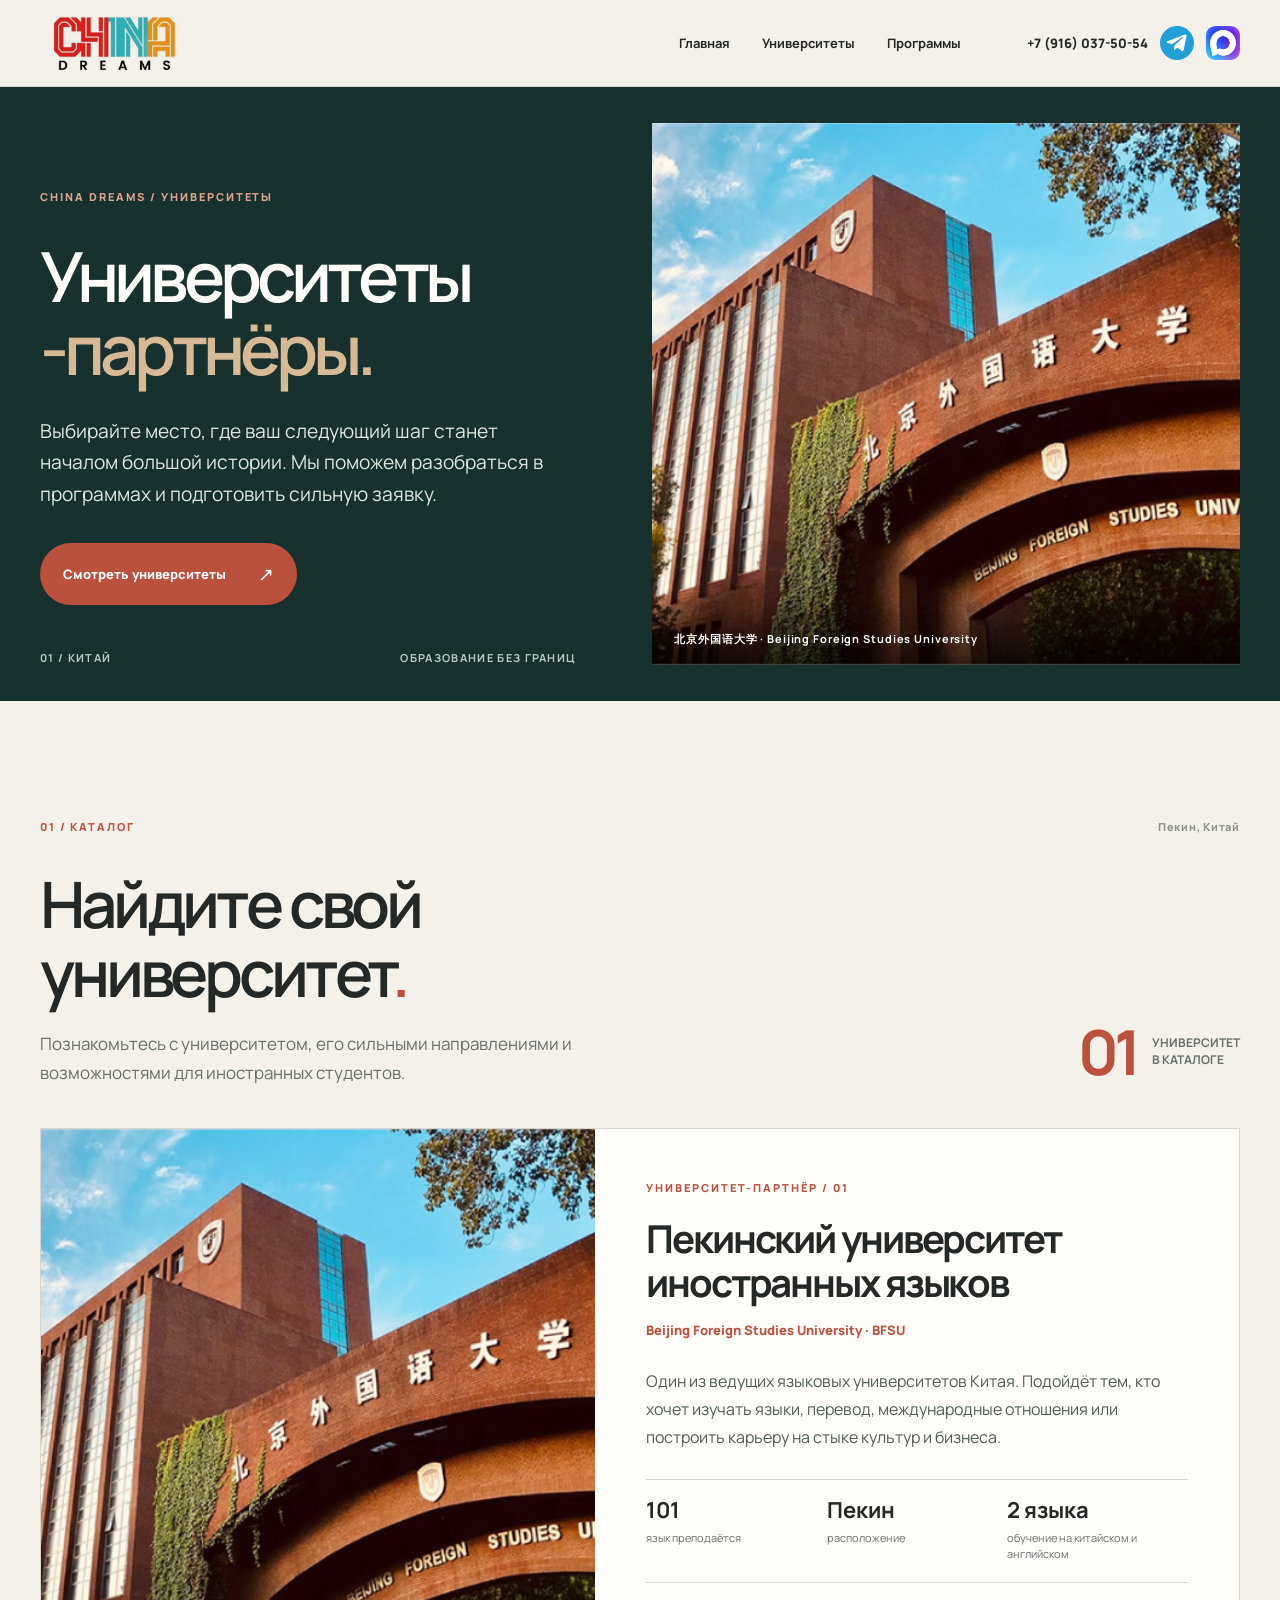
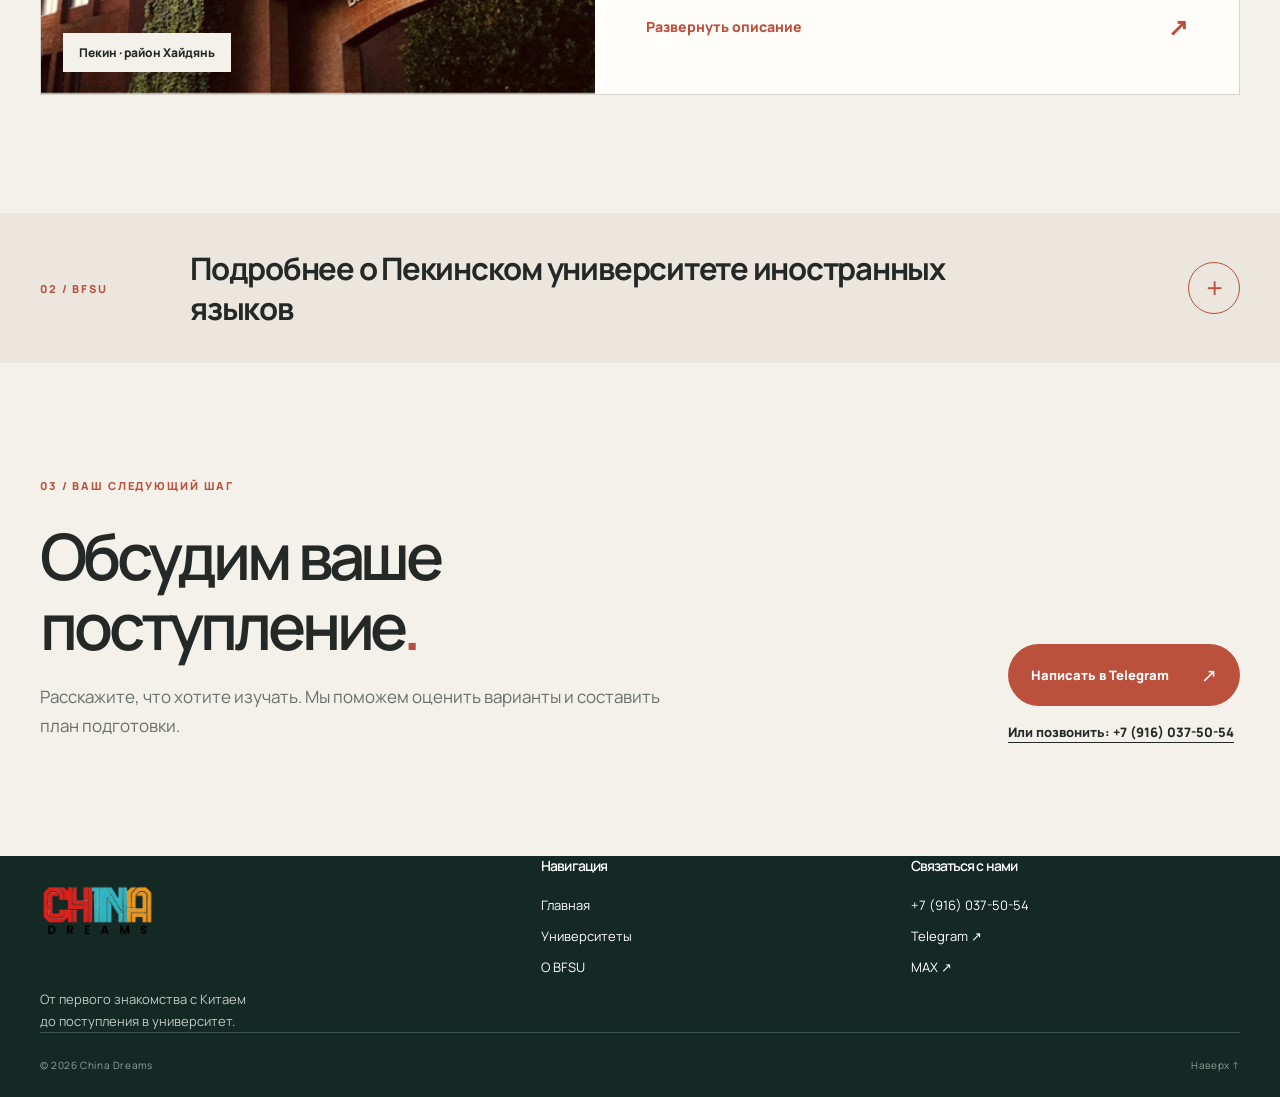
<file: universities/index.html>
<!doctype html>
<html lang="ru">
  <head>
    <meta charset="UTF-8">
    <meta name="viewport" content="width=device-width, initial-scale=1">
    <meta name="theme-color" content="#f4f1eb">
    <meta name="description" content="Университеты-партнёры China Dreams в Китае. Узнайте о Пекинском университете иностранных языков, программах обучения и поступлении.">
    <title>Университеты-партнёры Китая — China Dreams</title>
    <link rel="icon" type="image/webp" href="../winter2027/img/80.webp">
    <link rel="preconnect" href="https://fonts.googleapis.com">
    <link rel="preconnect" href="https://fonts.gstatic.com" crossorigin>
    <link href="https://fonts.googleapis.com/css2?family=DM+Sans:wght@400;500;600;700&family=Manrope:wght@400;500;600;700;800&display=swap" rel="stylesheet">
    <link rel="stylesheet" href="../styles.css">
    <link rel="stylesheet" href="../updates.css">
    <link rel="stylesheet" href="universities.css">
    <script src="universities.js" defer></script>
  </head>
  <body>
    <a class="skip-link" href="#main">Перейти к содержанию</a>
    <header class="site-header" id="top">
      <div class="container nav-shell">
        <a class="brand" href="../" aria-label="China Dreams — на главную">
          <img class="brand-logo" src="../winter2027/img/73.jpg" alt="China Dreams">
        </a>
        <nav class="university-nav" aria-label="Навигация по странице">
          <a href="../">Главная</a>
          <a href="#catalog">Университеты</a>
          <a href="#programs">Программы</a>
        </nav>
        <div class="university-header-contact">
          <a href="tel:+79160375054">+7 (916) 037-50-54</a>
          <a class="header-social header-telegram" href="https://t.me/S_Khmv" target="_blank" rel="noopener noreferrer" aria-label="Написать в Telegram">
            <svg viewBox="0 0 24 24" aria-hidden="true"><path fill="currentColor" d="M21.5 4.2 18.3 19c-.2 1-1 1.2-1.8.7l-4.8-3.5-2.3 2.2c-.3.3-.6.5-1 .5l.3-4.9 8.9-8.1c.4-.4-.1-.6-.6-.3L6 12.7l-4.7-1.5c-1-.3-1-1 .2-1.5L19.8 2.7c.9-.3 2 .2 1.7 1.5Z"/></svg>
          </a>
          <a class="header-social header-max" href="https://max.ru/u/f9LHodD0cOIRxhg6OC2rjZD0wFSvETGZUFFbrBYUcFSiHPmcREeoU7aZs7Y" target="_blank" rel="noopener noreferrer" aria-label="Написать в MAX"><img src="../winter2027/img/max.png" alt=""></a>
        </div>
      </div>
    </header>

    <main id="main">
      <section class="universities-hero" aria-labelledby="page-title">
        <div class="container universities-hero-grid">
          <div class="universities-hero-copy">
            <p class="university-kicker">CHINA DREAMS / УНИВЕРСИТЕТЫ</p>
            <h1 id="page-title">Университеты<span>‑партнёры.</span></h1>
            <p class="universities-lead">Выбирайте место, где ваш следующий шаг станет началом большой истории. Мы поможем разобраться в программах и подготовить сильную заявку.</p>
            <a class="button button-primary" href="#catalog">Смотреть университеты <span aria-hidden="true">↗</span></a>
            <div class="universities-hero-foot"><span>01 / КИТАЙ</span><span>Образование без границ</span></div>
          </div>
          <div class="universities-hero-image">
            <img src="../winter2027/img/начало2.jpg" alt="Главный вход в Пекинский университет иностранных языков" fetchpriority="high">
            <span class="hero-image-caption">北京外国语大学 · Beijing Foreign Studies University</span>
          </div>
        </div>
      </section>

      <section class="universities-catalog section-pad container" id="catalog" aria-labelledby="catalog-title">
        <div class="section-top"><span class="section-label">01 / КАТАЛОГ</span><span class="section-aside">Пекин, Китай</span></div>
        <div class="catalog-intro">
          <div>
            <h2 id="catalog-title">Найдите свой<br>университет<span class="accent-dot">.</span></h2>
            <p>Познакомьтесь с университетом, его сильными направлениями и возможностями для иностранных студентов.</p>
          </div>
          <span class="catalog-count">01 <small>университет<br>в каталоге</small></span>
        </div>

        <article class="university-card" aria-labelledby="bfsu-title">
          <div class="university-card-image">
            <img src="../winter2027/img/начало2.jpg" alt="Кампус Пекинского университета иностранных языков" loading="lazy">
            <span>Пекин · район Хайдянь</span>
          </div>
          <div class="university-card-content">
            <p class="university-overline">УНИВЕРСИТЕТ-ПАРТНЁР / 01</p>
            <h3 id="bfsu-title">Пекинский университет иностранных языков</h3>
            <p class="university-en">Beijing Foreign Studies University · BFSU</p>
            <p class="university-description">Один из ведущих языковых университетов Китая. Подойдёт тем, кто хочет изучать языки, перевод, международные отношения или построить карьеру на стыке культур и бизнеса.</p>
            <div class="university-facts" aria-label="Основные сведения">
              <span><strong>101</strong><small>язык преподаётся</small></span>
              <span><strong>Пекин</strong><small>расположение</small></span>
              <span><strong>2 языка</strong><small>обучение на китайском и английском</small></span>
            </div>
            <button class="university-card-link" type="button" aria-controls="programs" aria-expanded="false" data-detail-trigger>Развернуть описание <span aria-hidden="true">↗</span></button>
          </div>
        </article>
      </section>

      <details class="university-detail" id="programs">
        <summary class="container university-detail-summary">
          <span class="section-label">02 / BFSU</span>
          <span class="detail-summary-title"><span class="detail-closed-label">Подробнее о Пекинском университете иностранных языков</span><span class="detail-open-label">Свернуть описание университета</span></span>
          <span class="detail-summary-icon" aria-hidden="true">+</span>
        </summary>
        <div class="container university-detail-grid">
          <div class="university-detail-heading">
            <span class="section-label">02 / BFSU</span>
            <h2 id="detail-title">Место, где языки открывают мир<span class="accent-dot">.</span></h2>
            <p>В BFSU изучают 101 язык. Помимо языковых направлений, университет предлагает иностранным студентам программы в области международного бизнеса, финансов, электронной коммерции и других дисциплин.</p>
          </div>
          <div class="university-program-list">
            <h3>Что можно изучать</h3>
            <div><span>01</span><strong>Иностранные языки и перевод</strong></div>
            <div><span>02</span><strong>Международные отношения и дипломатия</strong></div>
            <div><span>03</span><strong>Бизнес, финансы и международная торговля</strong></div>
            <div><span>04</span><strong>Китайский язык и культура</strong></div>
            <p>Конкретные программы, язык обучения и условия приёма зависят от года поступления. Подберём варианты под ваш уровень языка и цели.</p>
            <a href="https://osao.bfsu.edu.cn/info/2612/7182.htm" target="_blank" rel="noopener noreferrer">Официальная информация BFSU о поступлении ↗</a>
          </div>
        </div>
      </details>

      <section class="university-cta container" id="contact" aria-labelledby="cta-title">
        <div>
          <span class="section-label">03 / ВАШ СЛЕДУЮЩИЙ ШАГ</span>
          <h2 id="cta-title">Обсудим ваше поступление<span class="accent-dot">.</span></h2>
          <p>Расскажите, что хотите изучать. Мы поможем оценить варианты и составить план подготовки.</p>
        </div>
        <div class="university-cta-actions">
          <a class="button button-primary" href="https://t.me/S_Khmv" target="_blank" rel="noopener noreferrer">Написать в Telegram <span aria-hidden="true">↗</span></a>
          <a href="tel:+79160375054">Или позвонить: +7 (916) 037-50-54</a>
        </div>
      </section>
    </main>

    <footer class="site-footer">
      <div class="container university-footer">
        <div><a class="footer-brand" href="../" aria-label="China Dreams — главная"><img src="../winter2027/img/80.webp" alt="China Dreams"></a><p>От первого знакомства с Китаем<br>до поступления в университет.</p></div>
        <div><h2>Навигация</h2><a href="../">Главная</a><a href="#catalog">Университеты</a><a href="#programs">О BFSU</a></div>
        <div><h2>Связаться с нами</h2><a href="tel:+79160375054">+7 (916) 037-50-54</a><a href="https://t.me/S_Khmv" target="_blank" rel="noopener noreferrer">Telegram ↗</a><a href="https://max.ru/u/f9LHodD0cOIRxhg6OC2rjZD0wFSvETGZUFFbrBYUcFSiHPmcREeoU7aZs7Y" target="_blank" rel="noopener noreferrer">MAX ↗</a></div>
      </div>
      <div class="container footer-bottom"><span>© 2026 China Dreams</span><a href="#top">Наверх ↑</a></div>
    </footer>
  </body>
</html>
</file>
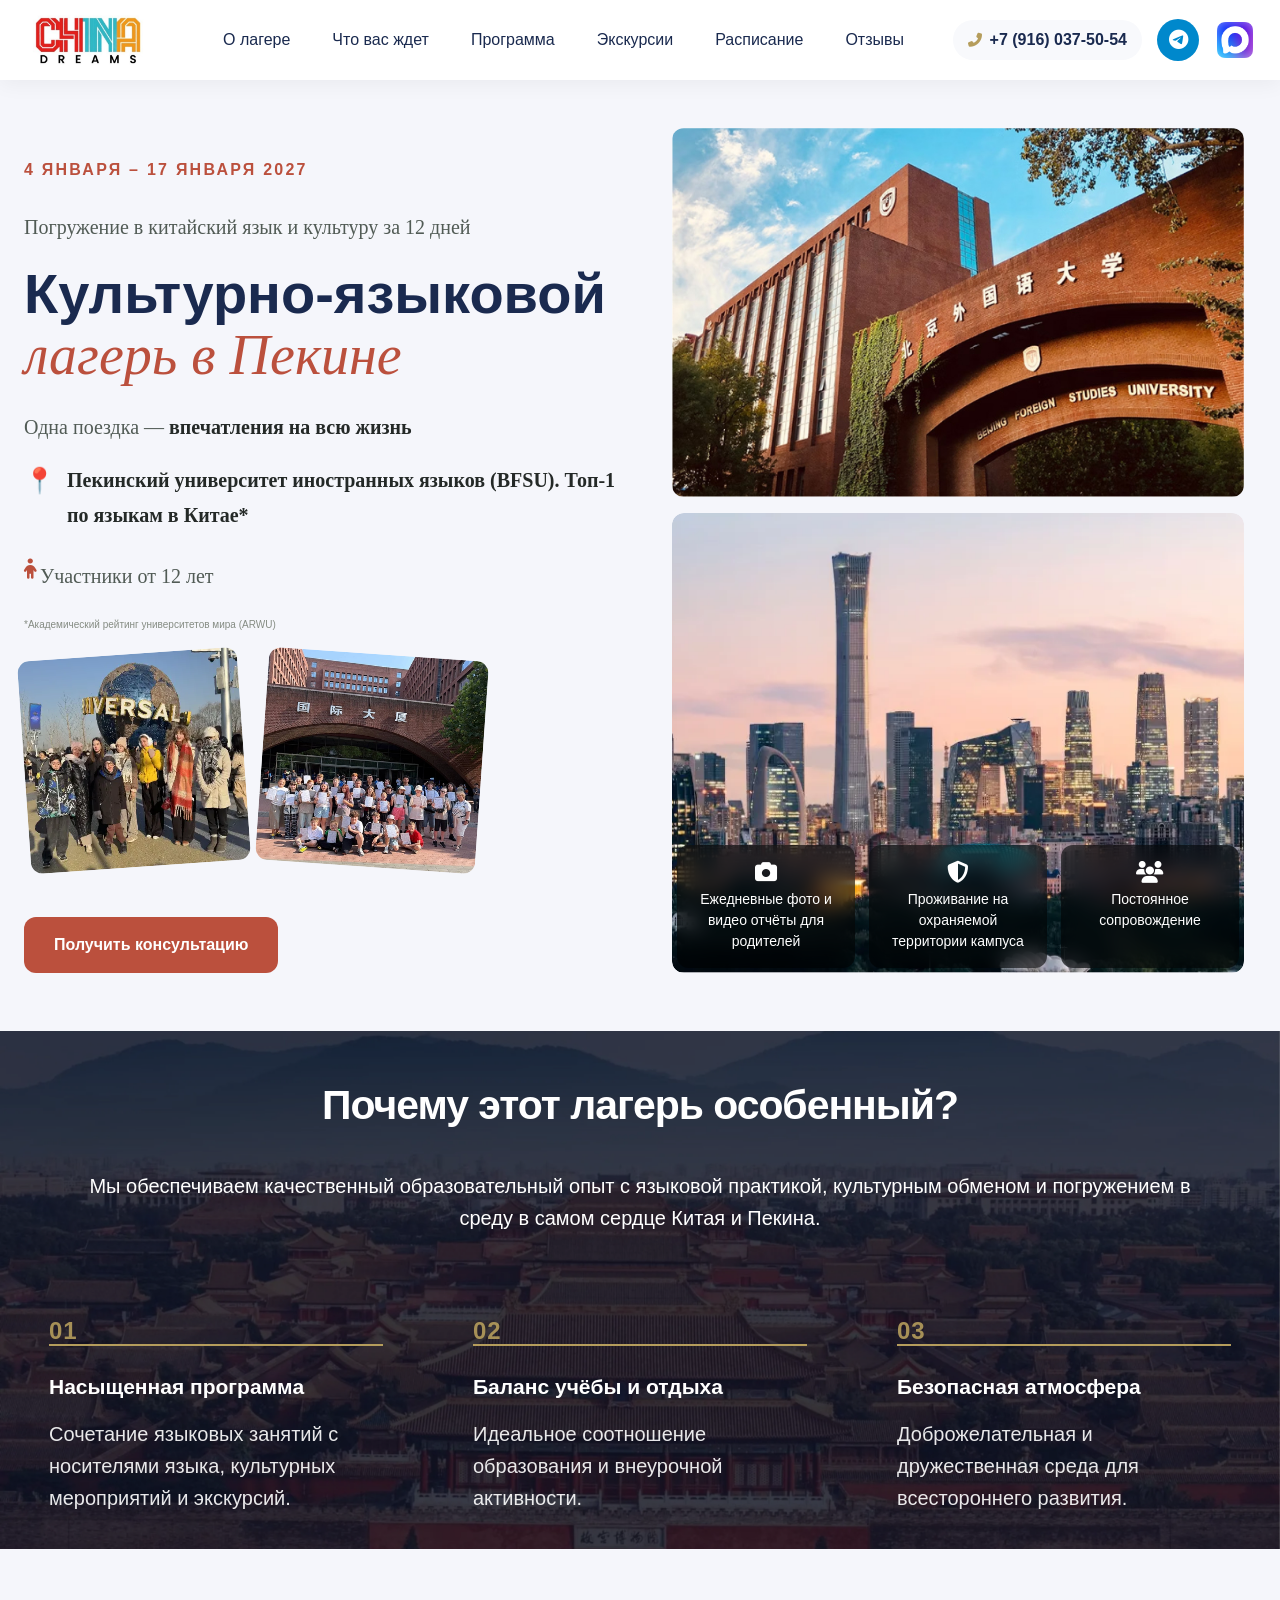
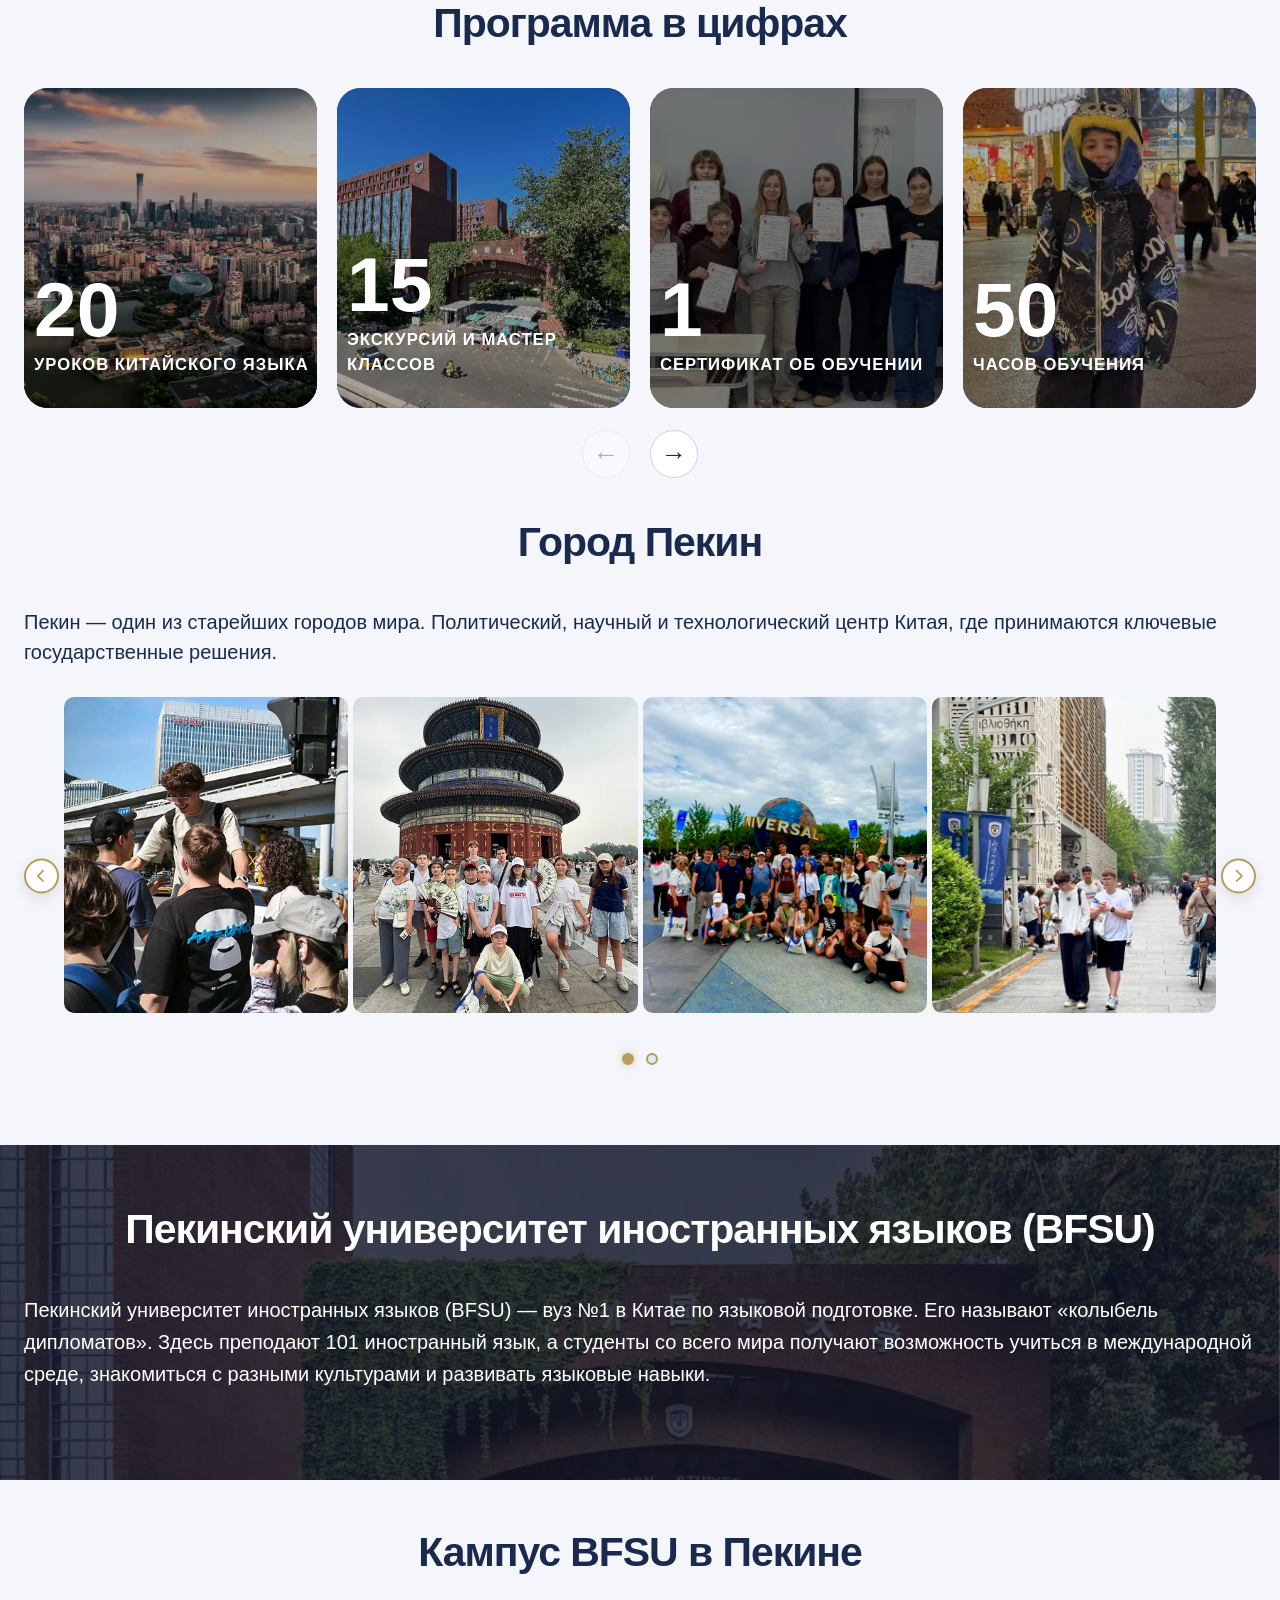
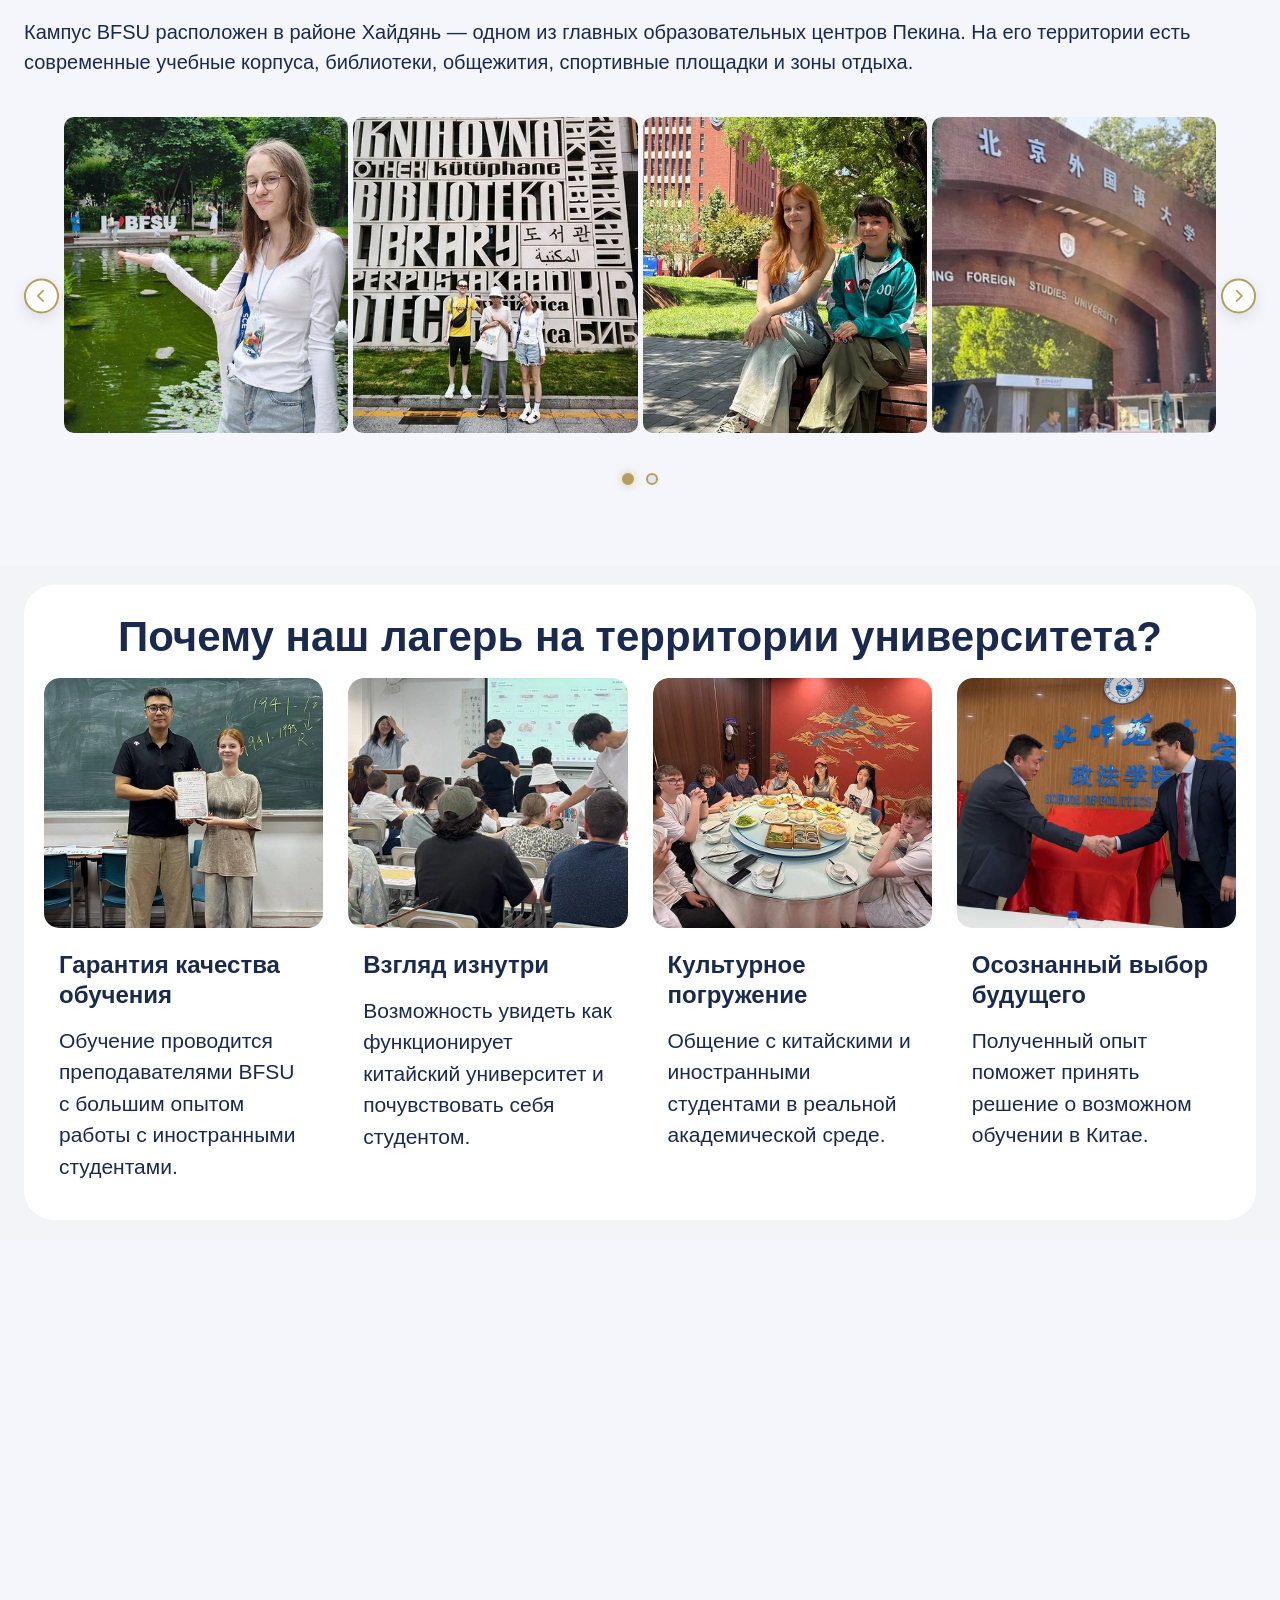
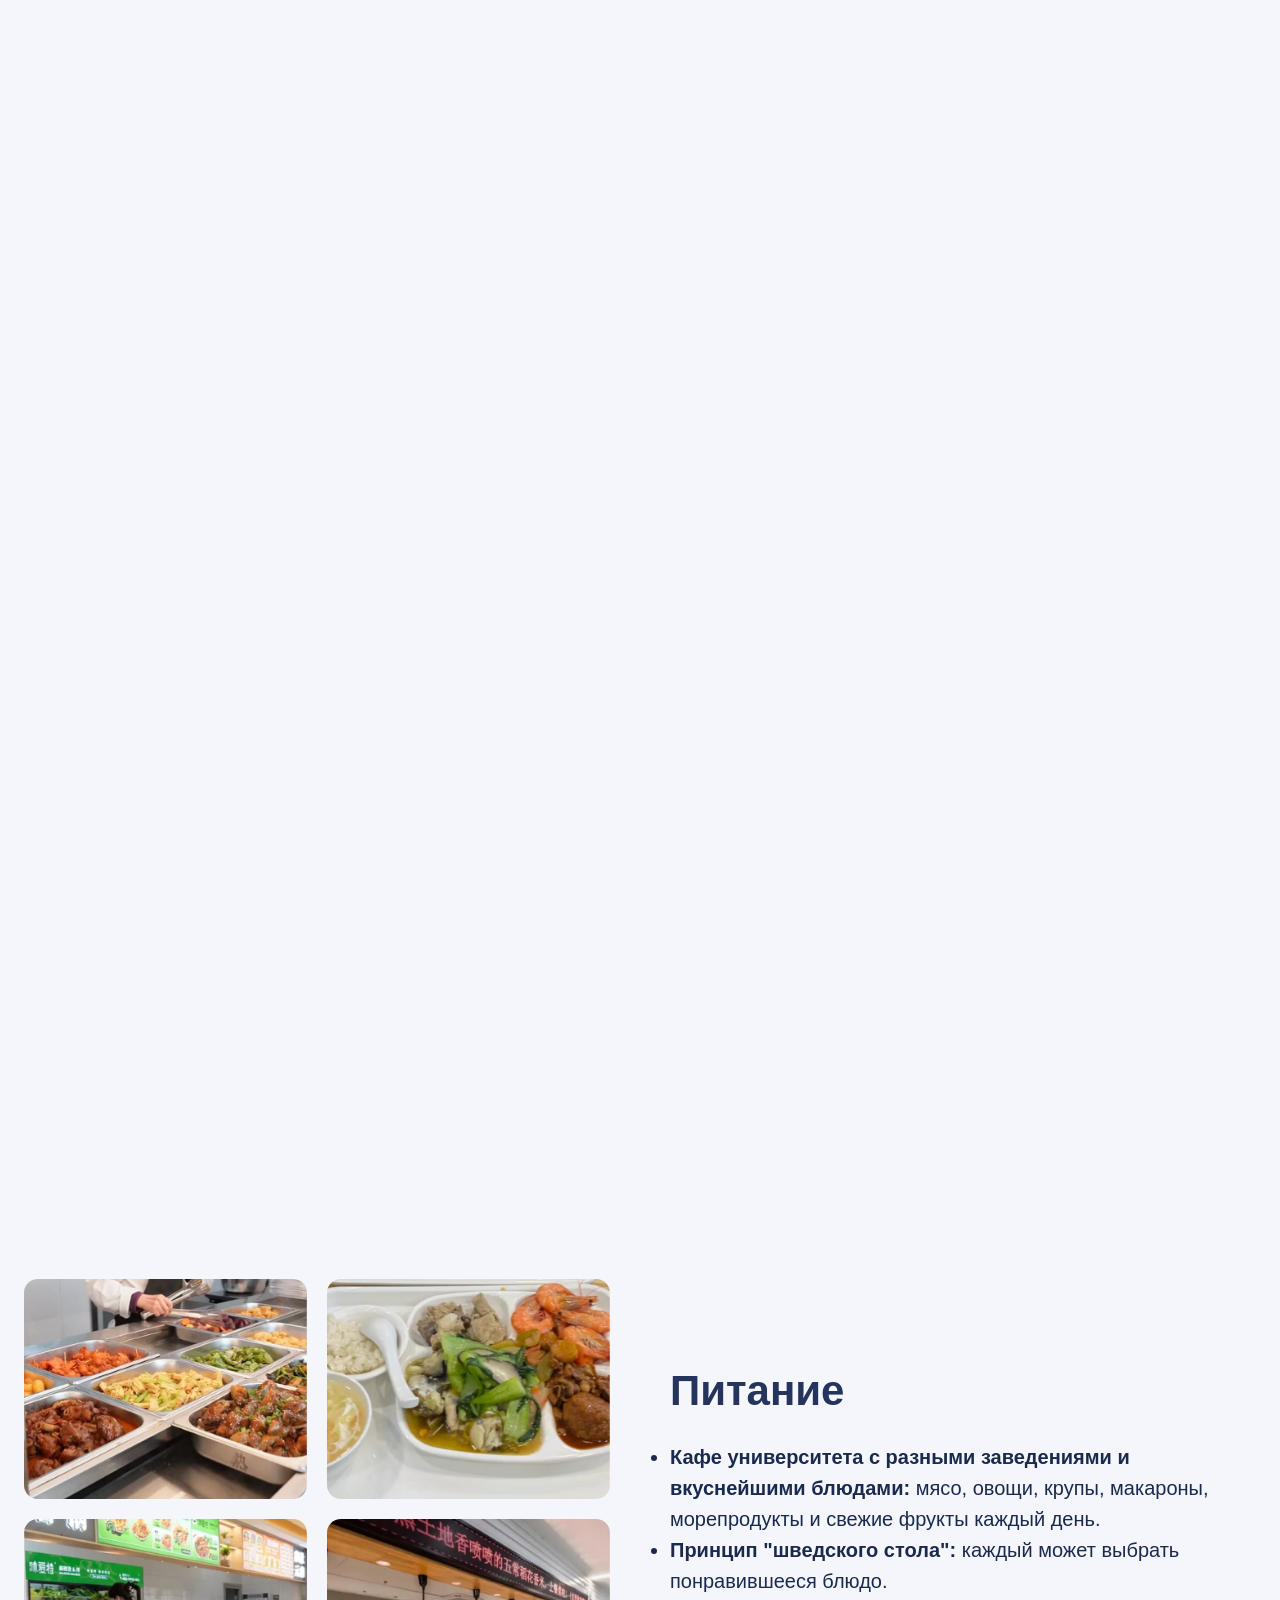
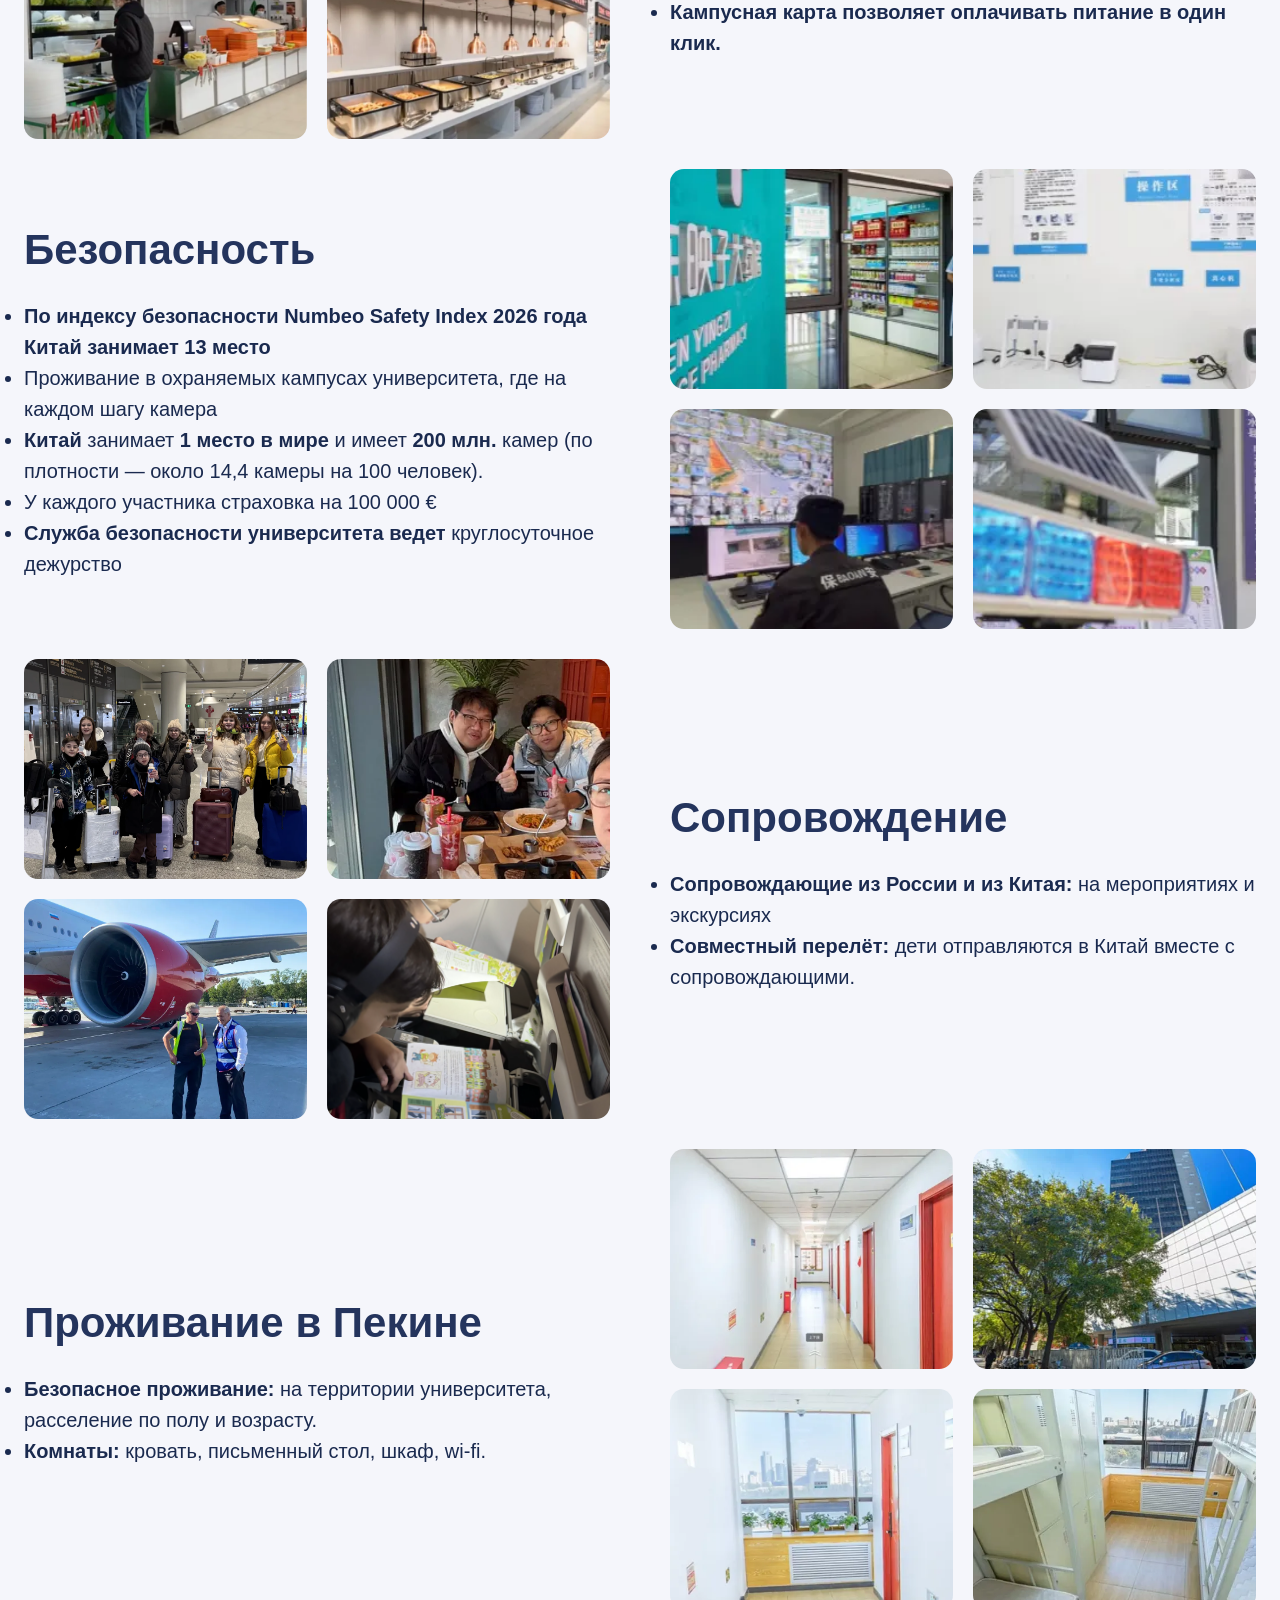
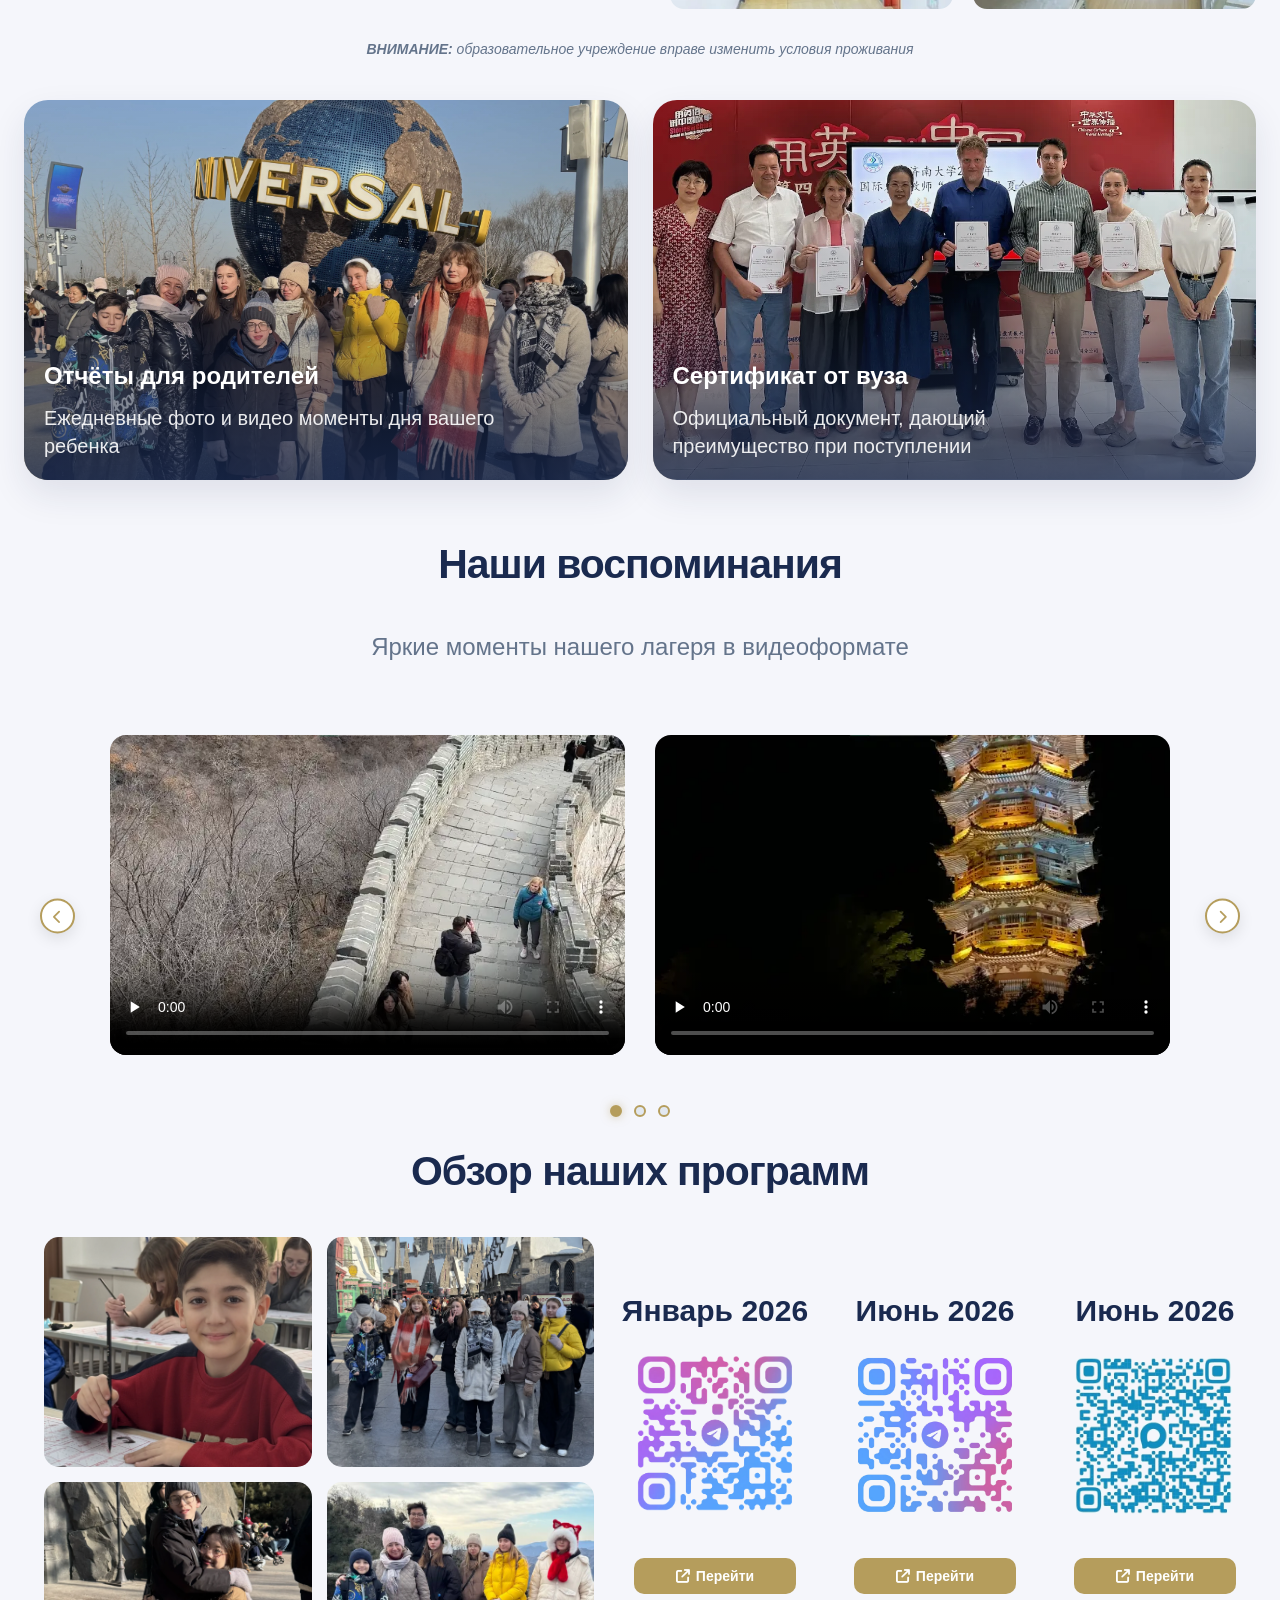
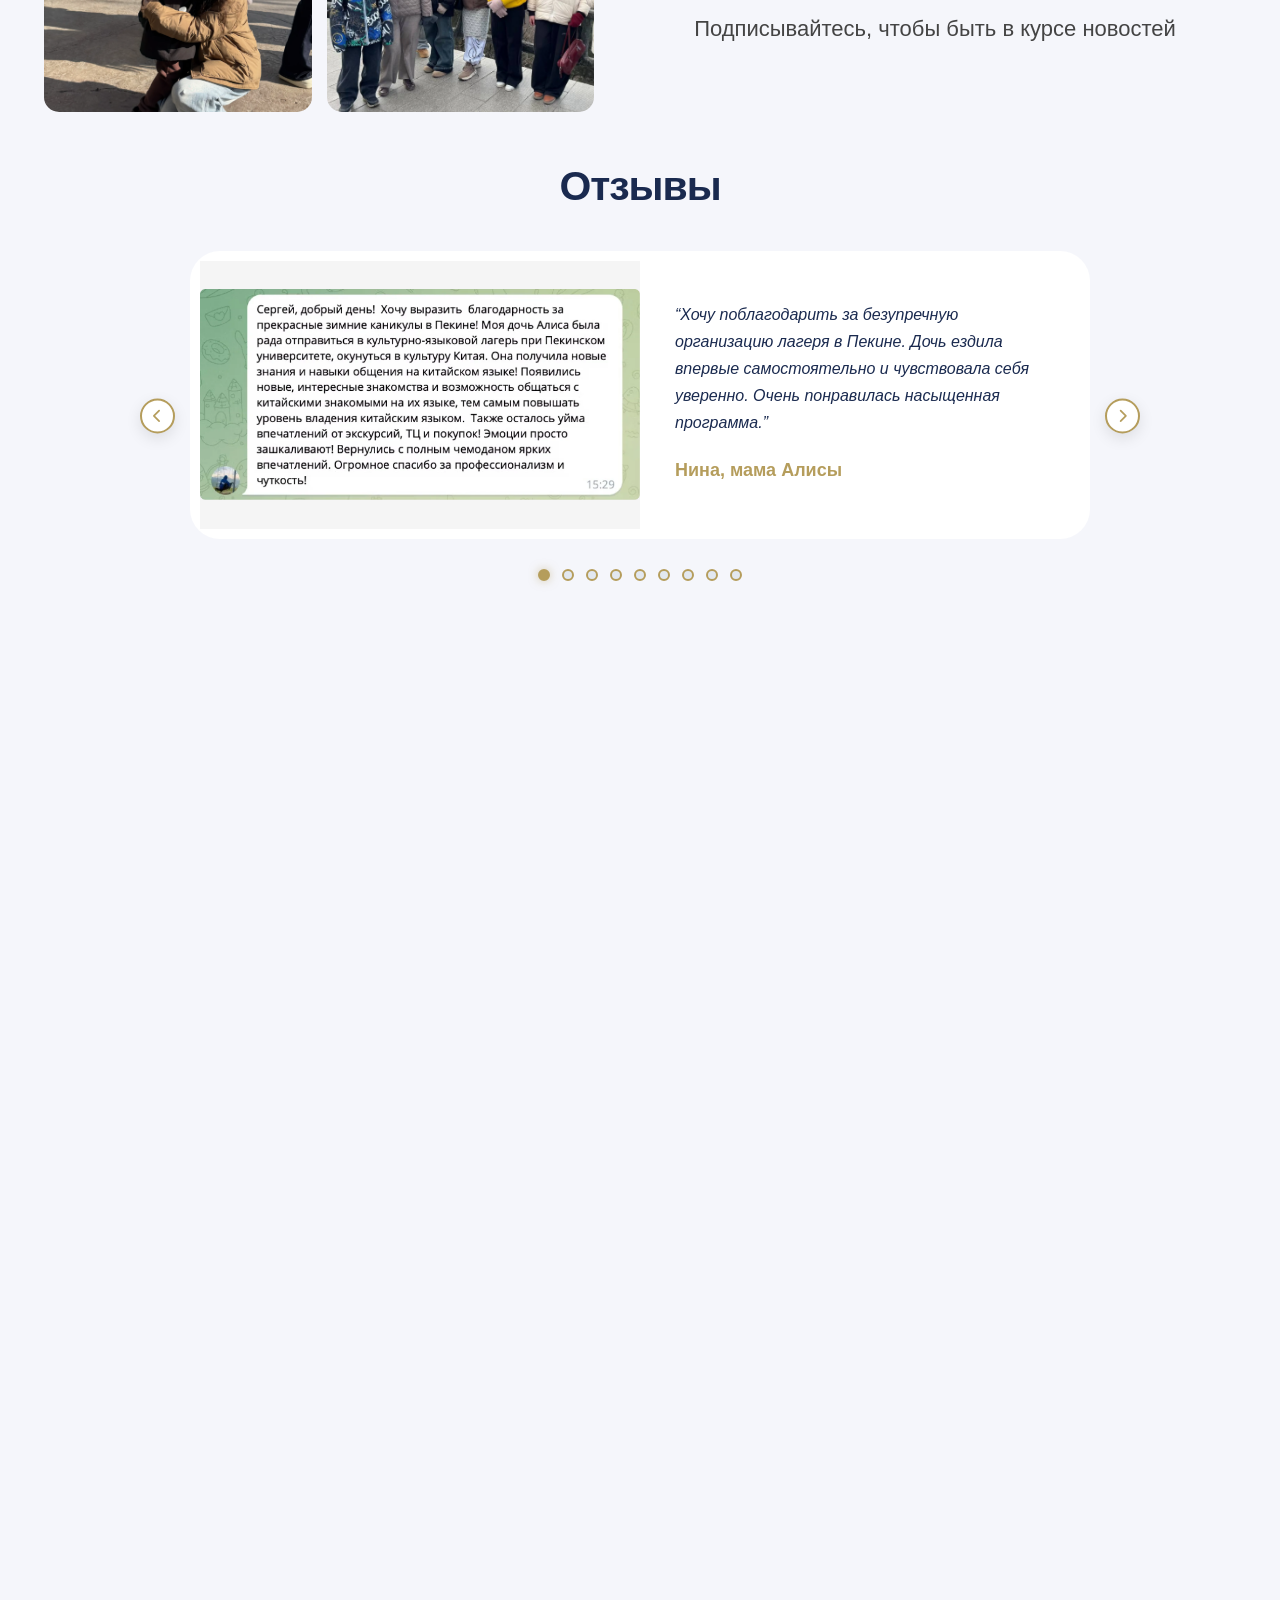
<file: winter2027/index.html>
<!DOCTYPE html>
<html lang="ru">
<head>
    <meta charset="UTF-8">
    <meta name="viewport" content="width=device-width, initial-scale=1.0">
    
    <meta name="description" content="Культурно-языковой лагерь в Пекине China Dreams: обучение китайскому языку и погружение в культуру.">
    
    <title>Культурно-языковой лагерь в Пекине | China Dreams</title>
    
    <link rel="icon" type="image/jpg" href="img/80.webp"> 

    <link rel="stylesheet" href="https://cdnjs.cloudflare.com/ajax/libs/font-awesome/6.5.1/css/all.min.css">

    <link rel="stylesheet" href="style.css">
</head>
<body>
    <header class="header">
        <div class="container">
            <div class="logo">
                <img src="img/73.jpg" alt="China Dreams">
            </div>

            <nav>
                <div class="nav-links" id="navLinks">
                    <a href="#about">О лагере</a>
                    <a href="#features">Что вас ждет</a>
                    <a href="#program">Программа</a>
                    <a href="#excursions">Экскурсии</a>
                    <a href="#schedule">Расписание</a>
                    <a href="#reviews">Отзывы</a>
                </div>
            </nav>

            <div class="header-contact">
                <a href="tel:+79160375054" class="header-phone">
                    <i class="fas fa-phone-alt"></i> <span>+7 (916) 037-50-54</span></a>
                <a href="https://t.me/CD_RUSSIA" target="_blank" class="header-telegram">
                    <i class="fab fa-telegram"></i>
                </a>
                <a href="https://max.ru/u/f9LHodD0cOIRxhg6OC2rjZD0wFSvETGZUFFbrBYUcFSiHPmcREeoU7aZs7Y" class="header-max">
                    <img src="img/max.png" alt="MAX">
                </a>
            </div>

            <div class="menu-toggle" id="menuToggle">
                <i class="fas fa-bars"></i>
            </div>
        </div>
    </header>

    <main>
        <section class="hero">
            <div class="container hero-grid">
                <!-- ЛЕВАЯ ЧАСТЬ -->
                <div class="hero-left">
                    <div class="hero-date">4 января – 17 января 2027</div>
                     <p class="hero-text">Погружение в китайский язык и культуру за 12 дней</p>

                    <h1>Культурно-языковой <span>лагерь в Пекине</span></h1>

                    <p class="hero-text">
                        Одна поездка — <strong> впечатления на всю жизнь </strong>
                    </p>

                    <div class="location-title">
                        <span class="location-pin">📍</span>
                        <strong class="location-name">Пекинский университет иностранных языков (BFSU). Топ-1 по языкам в Китае*</strong>
                        
                    </div>
                    <div class="hero-badges">
                        <i class="fas fa-child"></i>
                        <span>Участники от 12 лет</span>
                        
                    </div>

                    <p class="hero-note">*Академический рейтинг университетов мира (ARWU)</p>

                    <div class="hero-photos">
                        <img src="img/77.webp" alt="Участники поездки в Китае" width="233" height="213">
                        <img src="img/начало1 1.webp" alt="Участники культурной программы" width="223" height="213">
                    </div>

                    <a href="tel:+79160375054" class="btn-main">Получить консультацию</a>
                </div>
                <div class="hero-right">
                    <div class="hero-image-stack">
                        <img src="img/начало2.jpg" alt="Вход в Пекинский университет иностранных языков (BFSU)" fetchpriority="high" decoding="async">
                        <div class="hero-image-bottom">
                            <img src="img/img2.webp" alt="Панорама Пекина" decoding="async">
                            <div class="hero-info">

                                <div class="info-card">
                                    <i class="fas fa-camera"></i>
                                    <p>Ежедневные фото и видео отчёты для родителей</p>
                                </div>

                                <div class="info-card">
                                    <i class="fas fa-shield-alt"></i>
                                    <p>Проживание на охраняемой территории кампуса</p>
                                </div>

                                <div class="info-card">
                                    <i class="fas fa-users"></i>
                                    <p>Постоянное сопровождение</p>
                                </div>
                            </div>
                        </div>
                    </div>
                </div>

            </div>
        </section>


        

        
        <section id="about" class="section about-section">
            <div class="container">
                <h2 class="section-title text-center" style="color: #ffffff;">Почему этот лагерь особенный?</h2>
                <p class="section-text">Мы обеспечиваем качественный образовательный опыт с языковой практикой, культурным обменом и погружением в среду в самом сердце Китая и Пекина.</p>
                <div class="features-grid">
                    <!-- Карточка 1 -->
                    <div class="feature-card">
                        <div class="feature-header">
                            <div class="feature-number">01</div>
                            <div class="feature-line"></div>
                        </div>
                        <h3>Насыщенная программа</h3>
                        <p>Сочетание языковых занятий с носителями языка, культурных мероприятий и экскурсий.</p>
                    </div>

                    <!-- Карточка 2 -->
                    <div class="feature-card">
                        <div class="feature-header">
                            <div class="feature-number">02</div>
                            <div class="feature-line"></div>
                        </div>
                        <h3>Баланс учёбы и отдыха</h3>
                        <p>Идеальное соотношение образования и внеурочной активности.</p>
                    </div>

                    <!-- Карточка 3 -->
                    <div class="feature-card">
                        <div class="feature-header">
                            <div class="feature-number">03</div>
                            <div class="feature-line"></div>
                        </div>
                        <h3>Безопасная атмосфера</h3>
                        <p>Доброжелательная и дружественная среда для всестороннего развития.</p>
                    </div>
                </div>
            </div>
        </section>

        <section class="section facts-section">
            <div class="container">
                <h2 class="section-title text-center" style="margin-top: 50px;">Программа в цифрах</h2>
                <div class="facts-grid" id="factsTrack" tabindex="0" aria-label="Показатели программы, листайте карточки">
                    <div class="fact-card">
                        <img src="img/99.webp" alt="Города" class="fact-img" >
                        <div class="fact-overlay"></div>
                        <div class="fact-content">
                            <span class="fact-number">20</span>
                            <span class="fact-text">уроков китайского языка</span>
                        </div>
                    </div>

                    <div class="fact-card">
                        <img src="img/12.webp" width="200" height="300" alt="Университеты" class="fact-img" >
                        <div class="fact-overlay"></div>
                        <div class="fact-content">
                            <span class="fact-number">15</span>
                            <span class="fact-text">экскурсий и мастер классов</span>
                        </div>
                    </div>

                    <div class="fact-card">
                        <img src="img/16.webp" alt="Сертификаты" class="fact-img" style="filter: brightness(0.7);" >
                        <div class="fact-overlay"></div>
                        <div class="fact-content">
                            <span class="fact-number">1</span>
                            <span class="fact-text">сертификат об обучении</span>
                        </div>
                    </div>

                    <div class="fact-card highlight">
                        <img src="img/105.webp" alt="Экскурсий и мастерклассов" class="fact-img" >
                        <div class="fact-overlay"></div>
                        <div class="fact-content">
                            <span class="fact-number">50</span>
                            <span class="fact-text">часов обучения</span>
                        </div>
                    </div>

                    <div class="fact-card">
                        <img src="img/img14.webp" alt="Вечерняя улица Пекина" class="fact-img" loading="lazy">
                        <div class="fact-overlay"></div>
                        <div class="fact-content">
                            <span class="fact-number">13</span>
                            <span class="fact-text">дней в Пекине</span>
                        </div>
                    </div>
                </div>
                <div class="facts-slider-controls" aria-label="Управление карточками программы">
                    <button class="facts-slider-arrow" id="factsPrev" type="button" aria-label="Предыдущая карточка" disabled>←</button>
                    <button class="facts-slider-arrow" id="factsNext" type="button" aria-label="Следующая карточка">→</button>
                </div>

            </div>
        </section>



        <!-- Город Пекин - Медиагалерея с сеткой и каруселью -->
        <section class="section bg-light city-gallery-section">
            <div class="container">
                <div class="city-text" style="margin-bottom: 20px; margin-top: 40px">
                    <h2 class="section-title">Город Пекин</h2>
                    <p class="city-description" style="font-size: 20px;">Пекин — один из старейших городов мира. Политический, научный и технологический центр Китая, где принимаются ключевые государственные решения.</p>
                </div>
                <div class="media-carousel">
                    <div class="carousel-wrapper">
                        <div class="carousel-items" id="mediaCarousel">
                            <!-- СЛАЙД 1: 2 фото + 2 видео (сетка 4 колонки) -->
                            <div class="carousel-slide">
                                <div class="media-grid">
                                    <div class="media-grid-item">
                                        <img src="img/взгляд 1.webp" alt="Цзинань 1" width="400" height="400" loading="lazy">
                                    </div>
                                    <div class="media-grid-item">
                                        <img src="img/пекин2 1.webp" alt="Цзинань 1" width="400" height="400" loading="lazy">
                                    </div>
                                    <div class="media-grid-item">
                                        <img src="img/пекин1-3.webp" alt="Цзинань 1" width="400" height="400" loading="lazy">
                                    </div>
                                    <div class="media-grid-item">
                                        <img src="img/51.webp" alt="Цзинань 1" width="400" height="400" loading="lazy">
                                    </div>
                                </div>
                            </div>

                            <!-- СЛАЙД 2: остальные 6 фото (сетка 4 колонки) -->
                            <div class="carousel-slide">
                                <div class="media-grid">
                                    <div class="media-grid-item">
                                        <img src="img/пекин1 1.webp" width="877" height="878" alt="Цзинань 1" loading="lazy">
                                    </div>
                                    <div class="media-grid-item">
                                        <img src="img/50.webp" alt="Цзинань 1" width="1050" height="1050" loading="lazy">
                                    </div>
                                    <div class="media-grid-item">
                                        <img src="img/пекин4 1.webp" alt="Цзинань 1" width="630" height="630" loading="lazy">
                                    </div>
                                    <div class="media-grid-item">
                                        <img src="img/п2-1.webp" alt="Цзинань 1" width="1763" height="1770" loading="lazy">
                                    </div>
                                </div>
                            </div>
                        </div>
                    </div>

                    <!-- Кнопки навигации -->
                    <button class="carousel-nav-btn prev" id="prevMedia">
                        <i class="fas fa-chevron-left"></i>
                    </button>
                    <button class="carousel-nav-btn next" id="nextMedia">
                        <i class="fas fa-chevron-right"></i>
                    </button>

                    <!-- Индикаторы (точки) -->
                    <div class="carousel-dots" id="mediaDots"></div>
                </div>
            </div>
        </section>


       
        <!-- Пекинский университет иностранных языков (с фоновой картинкой) -->
        <section class="section bfsu-section">
            <div class="container">
                <h2 class="section-title text-center" style="color: #ffffff;">Пекинский университет иностранных языков (BFSU)</h2>
                <p class="section-subtitle text-center" style="color: #ffffff;">Пекинский университет иностранных языков (BFSU) — вуз №1 в Китае по языковой подготовке. Его называют «колыбель дипломатов». Здесь преподают 101 иностранный язык, а студенты со всего мира получают возможность учиться в международной среде, знакомиться с разными культурами и развивать языковые навыки.</p>
            </div>
        </section>

         <section class="section bg-light campus-gallery-section">
            <div class="container">
                <div class="city-text" style="margin-bottom: 30px;">
                    <h2 class="section-title text-center" >Кампус BFSU в Пекине</h2>

                    <p class="city-description" style="font-size: 20px;">Кампус BFSU расположен в районе Хайдянь — одном из главных образовательных центров Пекина. На его территории есть современные учебные корпуса, библиотеки, общежития, спортивные площадки и зоны отдыха.</p>
                    
                </div>

                <div class="media-carousel">
                    <div class="carousel-wrapper">
                        <div class="carousel-items" id="pekinExcCarousel">
                            <!-- СЛАЙД 1: первые 4 экскурсии -->
                            <div class="carousel-slide">
                                <div class="media-grid">
                                    <div class="media-grid-item">
                                        <img src="img/бсфу 4.webp" alt="JGC кампус"  width="692" height="695" loading="lazy">
                                    </div>
                                    <div class="media-grid-item">
                                        <img src="img/бсфу2 1.webp" alt="JGC аудитория" width="400" height="400"  loading="lazy">
                                    </div>
                                    <div class="media-grid-item">
                                        <img src="img/бсфу3 1.webp" alt="JGC общежитие" width="400" height="400" loading="lazy">
                                    </div>
                                    <div class="media-grid-item">
                                        <img src="img/b4.webp" alt="JGC столовая" width="400" height="400" loading="lazy">
                                    </div>
                                    
                                </div>
                            </div>
                            <!-- СЛАЙД 2: дополнительные фото -->
                            <div class="carousel-slide">
                                <div class="media-grid">
                                    <div class="media-grid-item">
                                        <img src="img/41.webp" alt="Великая стена"  width="692" height="695" loading="lazy">
                                    </div>
                                    <div class="media-grid-item">
                                        <img src="img/ка1.webp" alt="Парк Цзиншань"  width="1080" height="720" loading="lazy">
                                    </div>
                                    <div class="media-grid-item">
                                        <img src="img/43.webp" alt="Universal Studio"  width="692" height="692" loading="lazy">
                                    </div>
                                    <div class="media-grid-item">
                                        <img src="img/ка2.webp" alt="Запретный город"  width="1080" height="718" loading="lazy">
                                    </div>
                                </div>
                            </div>
                        </div>
                    </div>

                    <!-- Кнопки навигации -->
                    <button class="carousel-nav-btn prev" id="prevPekinExc">
                        <i class="fas fa-chevron-left"></i>
                    </button>
                    <button class="carousel-nav-btn next" id="nextPekinExc">
                        <i class="fas fa-chevron-right"></i>
                    </button>

                    <!-- Индикаторы (точки) -->
                    <div class="carousel-dots" id="pekinExcDots"></div>
                </div>
                
            </div>
        </section>

        

        <!-- Почему лагерь на кампусе (стр. 13) -->
        <section class="campus-section">
            <div class="container">
                <div class="campus-wrapper">
                    <h2 class="campus-title">
                        Почему наш лагерь на территории университета?
                    </h2>
                    <div class="campus-grid">
                        <div class="campus-card">
                            <img src="img/взгляд-1.webp" loading="lazy">
                            <h3>Гарантия качества обучения</h3>
                            <p>
                                Обучение проводится преподавателями BFSU
                                с большим опытом работы с иностранными студентами.
                            </p>
                        </div>
                        <div class="campus-card">
                            <img src="img/взгляд.webp" width="400" height="400" loading="lazy">
                            <h3>Взгляд изнутри</h3>
                            <p>
                                Возможность увидеть как функционирует китайский университет
                                и почувствовать себя студентом.
                            </p>
                        </div>
                        <div class="campus-card">
                            <img src="img/культурное.webp" loading="lazy">
                            <h3>Культурное погружение</h3>
                            <p>
                                Общение с китайскими и иностранными студентами
                                в реальной академической среде.
                            </p>
                        </div>
                        <div class="campus-card">
                            <img src="img/84.webp" loading="lazy">
                            <h3>Осознанный выбор будущего</h3>
                            <p>
                                Полученный опыт поможет принять решение
                                о возможном обучении в Китае.
                            </p>
                        </div>
                    </div>
                </div>
            </div>
        </section>

        <section id="features" class="section campus-section">
            <div class="container">
                <h2 class="section-title text-center">Преимущества лагеря</h2>

                <div class="campus-split-column">
                    <div class="campus-card-split">
                        <div class="card-text-side">
                            <h3>Занятия на практике</h3>
                            <p>Вместо зубрежки — интерактивное обучение. Ребенок активно разыгрывает диалоги и учится понимать речь на слух — чтобы применять язык в реальных ситуациях.</p>
                        </div>
                        <div class="card-image-side">
                            <img src="img/img17.webp" alt="Обучение" loading="lazy">
                        </div>
                    </div>

                    <div class="campus-card-split">
                        <div class="card-text-side">
                            <h3>Погружение в среду</h3>
                            <p>Экскурсии по городу, университету, где можно слышать живую речь и практиковаться, а также увидеть все изнутри.</p>
                        </div>
                        <div class="card-image-side">
                            <img src="img/91.webp" alt="Погружение" loading="lazy">
                        </div>
                    </div>

                    <div class="campus-card-split">
                        <div class="card-text-side">
                            <h3>Пространство взросления</h3>
                            <p>Самостоятельность под нашим контролем – ребёнок получает опыт взрослой жизни в быту, межкультурной среде, в принятии решений, но не остаётся один на один со сложностями.</p>
                        </div>
                        <div class="card-image-side">
                            <img src="img/22.webp" alt="Взросление" loading="lazy">
                        </div>
                    </div>

                    <div class="campus-card-split">
                        <div class="card-text-side">
                            <h3>Почувствовать себя студентом</h3>
                            <p>Для ребят 8–11 классов лагерь – возможность прожить 2 недели, как настоящий студент университета и понять, насколько нравится образовательная среда китайского университета. </p>
                        </div>
                        <div class="card-image-side">
                            <img src="img/k4.webp" alt="Взросление" loading="lazy">
                        </div>
                    </div>
                </div>

                

                <div class="wide-program-grid">
                    <div class="program-row">
                        <div class="program-card-wide">
                            <img src="img/94.webp" alt="Отчеты" loading="lazy">
                            <div class="card-overlay-wide">
                                <h3>Только полезные знания</h3>
                                <p>Новички осваивают базовую лексику для повседневного общения, а продвинутые — углубляются в язык.</p>
                            </div>
                        </div>
                        <div class="program-card-wide">
                            <img src="img/95.webp" alt="Сертификат" loading="lazy">
                            <div class="card-overlay-wide">
                                <h3>Развитие языковой догадки</h3>
                                <p>Способность понимать значения ранее неизвестных слов без словаря.</p>
                            </div>
                        </div>
                    </div>
                </div>
            </div>
        </section>

        <!-- Бегущая карусель "Китай изнутри" -->
        <section class="section bg-light time-driven-section">
            <div class="container">
                <h2 class="section-title text-center" style="margin-top: 30px; margin-bottom: 20px;">
                    Это шанс прочувствовать Китай изнутри
                   
                </h2>

                <div class="carousel-container">
                    <div class="carousel-track" id="chinaInsideTrack">
                        <!-- Фото 1 -->
                        <div class="carousel-item">
                            <img src="img/k1.webp" alt="Китай изнутри 1" loading="lazy">
                        </div>
                        <div class="carousel-item">
                            <img src="img/k2.webp" alt="Китай изнутри 2" loading="lazy">
                        </div>
                        <div class="carousel-item">
                            <img src="img/k3.webp" alt="Китай изнутри 3" loading="lazy">
                        </div>
                        <div class="carousel-item">
                            <img src="img/k4.webp" alt="Китай изнутри 4" loading="lazy">
                        </div>
                        <div class="carousel-item">
                            <img src="img/k5.webp" alt="Китай изнутри 5" loading="lazy">
                        </div>
                        <div class="carousel-item">
                            <img src="img/img14.webp" alt="Китай изнутри 6" loading="lazy">
                        </div>
                        <div class="carousel-item">
                            <img src="img/k7.webp" alt="Китай изнутри 7" loading="lazy">
                        </div>
                        <div class="carousel-item">
                            <img src="img/img13.webp" alt="Китай изнутри 8" loading="lazy">
                        </div>

                        <!-- Дубликаты для плавности -->
                        <div class="carousel-item">
                            <img src="img/k1.webp" alt="Китай изнутри 1" loading="lazy">
                        </div>
                        <div class="carousel-item">
                            <img src="img/k2.webp" alt="Китай изнутри 2" loading="lazy">
                        </div>
                        <div class="carousel-item">
                            <img src="img/k3.webp" alt="Китай изнутри 3" loading="lazy">
                        </div>
                        <div class="carousel-item">
                            <img src="img/k4.webp" alt="Китай изнутри 4" loading="lazy">
                        </div>
                        <div class="carousel-item">
                            <img src="img/k5.webp" alt="Китай изнутри 5" loading="lazy">
                        </div>
                        <div class="carousel-item">
                            <img src="img/img14.webp" alt="Китай изнутри 6" loading="lazy">
                        </div>
                        <div class="carousel-item">
                            <img src="img/k7.webp" alt="Китай изнутри 7" loading="lazy">
                        </div>
                        <div class="carousel-item">
                            <img src="img/img13.webp" alt="Китай изнутри 8" loading="lazy">
                        </div>
                    </div>
                </div>
            </div>
        </section>


        <!-- Образовательная программа -->

        <section id="program" class="section program-section">
            <div class="container">
                <h2 class="section-title text-center" style="margin-top: 0px; margin-bottom:20px;">Образовательная программа</h2>
                <p class="section-subtitle text-center">Уникальная парная образовательная модель преподавания</p>

                <div class="program-features-flex">
                    <div class="feature-item">
                        <strong>2 насыщенных недели:</strong> ни дня без приключения, выходные отсутствуют
                    </div>
                    <div class="feature-item">
                        <strong>80% времени</strong> общение с носителями языка
                    </div>
                    <div class="feature-item">
                        <strong>комфортные группы</strong> Каждый получит пользу
                    </div>
                </div>

                <div class="wide-program-grid">
                    <div class="program-row">
                        <div class="program-card-wide">
                            <img src="img/img16.webp" alt="Практика языка" loading="lazy">
                            <div class="card-overlay-wide">
                                <h3>Практика языка</h3>
                                <p>Упор на устную речь, лексику и реальные ситуации</p>
                            </div>
                        </div>
                        <div class="program-card-wide">
                            <img src="img/img17.webp" alt="Резка по бумаге" loading="lazy">
                            <div class="card-overlay-wide">
                                <h3>Резка по бумаге</h3>
                                <p>Творческая практика основ традиционного искусства</p>
                            </div>
                        </div>
                    </div>

                    <div class="program-row">
                        <div class="program-card-wide">
                            <img src="img/img18.webp" alt="Живопись" loading="lazy">
                            <div class="card-overlay-wide">
                                <h3>Живопись</h3>
                                <p>Знакомство с техникой китайской тушевой живописи</p>
                            </div>
                        </div>
                        <div class="program-card-wide">
                            <img src="img/img20.webp" alt="Каллиграфия" loading="lazy">
                            <div class="card-overlay-wide">
                                <h3>Каллиграфия</h3>
                                <p>Погружение в эстетику и философию письма</p>
                            </div>
                        </div>
                    </div>
                </div>
            </div>
        </section>

        <!-- Экскурсии в Пекине (стр. 17) - НОВАЯ СЕКЦИЯ -->
        <section id="excursions" class="section bg-light">
            <div class="container">
                <h2 class="section-title text-center" style="margin-top: 60px;">Экскурсии в Пекине</h2>
                <p class="text-center">Пекин — это центр силы Китая, город императорского масштаба и государственной мощи, где традиции 5 000-летней цивилизации встречаются с ритмом мегаполиса</p>
                <div class="excursions-slider">
                  <button class="carousel-nav-btn prev excursions-arrow-prev" type="button" aria-label="Предыдущая экскурсия" aria-controls="excursionsTrack"><i class="fas fa-chevron-left" aria-hidden="true"></i></button>
                  <div class="excursions-grid" id="excursionsTrack">
                    <div class="excursion-card">
                        <div class="excursion-image"><img src="img/51 1.webp" alt="Великая стена" style="width: 100%; height: 100%; object-fit: cover;" loading="lazy"></div>
                        <h3>Великая стена</h3>
                        <p>Прогулка там, где каждый шаг соединяет прошлое и будущее</p>
                    </div>
                    <div class="excursion-card">
                        <div class="excursion-image"><img src="img/120.webp" alt="Парк Цзиншань" style="width: 100%; height: 100%; object-fit: cover;" loading="lazy"></div>
                        <h3>Парк Цзиншань</h3>
                        <p>Смотровая точка, откуда открывается сердце столицы</p>
                    </div>
                    <div class="excursion-card">
                        <div class="excursion-image"><img src="img/52.webp" alt="Universal Studio" style="width: 100%; height: 120%; object-fit: cover;" loading="lazy"></div>
                        <h3>Universal Studio</h3>
                        <p>Мир Гарри Поттера, Миньонов и других героев — с аттракционами, шоу и приключениями</p>
                    </div>
                    <div class="excursion-card">
                        <div class="excursion-image"><img src="img/п3 1.webp" alt="Запретный город" style="width: 100%; height: 100%; object-fit: cover;" loading="lazy"></div>
                        <h3>Запретный город</h3>
                        <p>Императорский дворец, где вершилась судьба Поднебесной</p>
                    </div>
                    <div class="excursion-card">
                        <div class="excursion-image"><img src="img/бсфу5.webp" alt="Шопинг в Пекине" loading="lazy"></div>
                        <h3>Шопинг</h3>
                        <p>Приятный шопинг по приятным ценам</p>
                    </div>
                  </div>
                  <button class="carousel-nav-btn next excursions-arrow-next" type="button" aria-label="Следующая экскурсия" aria-controls="excursionsTrack"><i class="fas fa-chevron-right" aria-hidden="true"></i></button>
                </div>
                
                <p class=".schedule-note" style="font-size: 14px; margin-top: 20px; font-style: italic;">*Возможны корректировки экскурсий. Базовые экскурсии – Великая китайская стена, Universal Studio, шоппинг. Посещение запретного города проходит совместно с посещением парка Цзиньшань и будет зависеть от наличия билетов. В случае отсутствия билетов – будет организованно посещение других культовых достопримечательностей.</p>
            </div>
        </section>

        <!-- Проживание, питание, сопровождение, безопасность (стр. 19-22) -->
        <section class="campus-info">
            <div class="container">
                <!-- ПИТАНИЕ -->
                <div class="info-block">
                    <div class="info-images">
                        <img src="img/27.webp" loading="lazy">
                        <img src="img/p1.webp" loading="lazy">
                        <img src="img/p2.webp" loading="lazy">

                        <img src="img/28.webp" loading="lazy">
                    </div>
                    <div class="info-text">
                        <h2>Питание</h2>
                        <ul class="info-list">
                            <li><strong>Кафе университета с разными заведениями и вкуснейшими блюдами: </strong>мясо, овощи, крупы, макароны, морепродукты и свежие фрукты каждый день.</li>
                            <li><strong>Принцип "шведского стола":</strong> каждый может выбрать понравившееся блюдо.</li>
                            <li><strong>Кампусная карта позволяет оплачивать питание в один клик.</strong></li>
                        </ul>
                    </div>
                </div>
                <!-- БЕЗОПАСНОСТЬ -->
                <div class="info-block reverse">
                    <div class="info-images">
                        <img src="img/б1.webp" loading="lazy">
                        <img src="img/б2.webp" loading="lazy">
                        <img src="img/б3.webp" loading="lazy">
                        <img src="img/б4.webp" loading="lazy">
                    </div>
                    <div class="info-text">
                        <h2>Безопасность</h2>
                        <ul class="info-list">
                            <li><strong>По индексу безопасности Numbeo Safety Index 2026 года Китай занимает 13 место</strong></li>
                            <li>Проживание в охраняемых кампусах университета, где на каждом шагу камера</li>
                            <li><strong>Китай</strong> занимает <strong>1 место в мире</strong> и имеет <strong>200 млн.</strong> камер (по плотности — около 14,4 камеры на 100 человек).</li>
                            <li>У каждого участника страховка на 100 000 €</li>
                            <li><strong>Служба безопасности университета ведет </strong>круглосуточное дежурство</li>
                        </ul>
                    </div>
                </div>

                <!-- СОПРОВОЖДЕНИЕ -->
                <div class="info-block">
                    <div class="info-images">
                        <img src="img/92.webp" loading="lazy">
                        <img src="img/c2.webp" loading="lazy">
                        <img src="img/29.webp" loading="lazy">
                        <img src="img/с4.webp" loading="lazy">
                    </div>

                    <div class="info-text">
                        <h2>Сопровождение</h2>
                        <ul class="info-list">
                            
                            <li><strong>Сопровождающие из России и из Китая:</strong> на мероприятиях и экскурсиях</li>
                            <li><strong>Совместный перелёт:</strong> дети отправляются в Китай вместе с сопровождающими.</li>
                        </ul>
                    </div>

                </div>

                <!-- Проживание в Пекине -->
                <div class="info-block reverse">
                    <div class="info-images">
                        <img src="img/к6.webp" loading="lazy">
                        <img src="img/к2.webp" loading="lazy">
                        <img src="img/к3.webp" loading="lazy">
                        <img src="img/к4.webp" loading="lazy">
                    </div>
                    <div class="info-text">
                        <h2>Проживание в Пекине</h2>
                        <ul class="info-list">
                            <li><strong>Безопасное проживание:</strong> на территории университета,
                            расселение по полу и возрасту.
                            <li><strong>Комнаты:</strong> кровать, письменный стол, шкаф, wi-fi.</li>
                        </ul>
                    </div>
                </div>
                <p class="schedule-note" style="margin-bottom: 40px;"><strong>ВНИМАНИЕ:</strong> образовательное учреждение вправе изменить условия проживания</p>
            </div>
        </section>
        



        <!--ОТчеты для родиетелй-->
        <section class="section reports-cert-section">
            <div class="container">
                <div class="wide-program-grid">
                    <div class="program-row">
                        <div class="program-card-wide">
                            <img src="img/96.webp" alt="Отчеты"  width="3213" height="2292" loading="lazy">
                            <div class="card-overlay-wide">
                                <h3>Отчёты для родителей</h3>
                                <p>Ежедневные фото и видео моменты дня вашего ребенка</p>
                            </div>
                        </div>
                        <div class="program-card-wide">
                            <img src="img/79.webp" alt="Сертификат"  width="1354" height="674" loading="lazy">
                            <div class="card-overlay-wide">
                                <h3>Сертификат от вуза</h3>
                                <p>Официальный документ, дающий преимущество при поступлении</p>
                            </div>
                        </div>
                    </div>
                </div>
            </div>
        </section>

        
        <!-- Полное расписание со сворачиванием -->
        <section id="schedule" class="section">
            <div class="container">
                <h2 class="section-title text-center" style="margin-top: 80px; margin-bottom: -10px;">Расписание</h2>

                <!-- Видимая часть (первые 5 дней) -->
                <div class="schedule-wrapper">
                    <table class="schedule-table" id="schedule-table">
                        <thead>
                            <tr>
                                <th>Дата, день</th>
                                <th>Утро</th>
                                <th>День</th>
                                <th>Вечер</th>
                            </tr>
                        </thead>
                        <tbody id="visible-days">
                            <!-- Первые 5 дней -->
                            <tr>
                                <td><strong>8 июня, ПН</strong></td>
                                <td>17:35 вылет из Тюмени в Пекин</td>
                                <td>—</td>
                                <td>—</td>
                            </tr>
                            <tr>
                                <td><strong>9 июня, ВТ</strong></td>
                                <td>05:10 прибытие в Пекин<br>Завтрак</td>
                                <td>12:00-13:00 Обед<br>14:00 Церемония открытия<br>15:30-17:00 Обзорная экскурсия по кампусу</td>
                                <td>18:00-19:00 Ужин<br>19:00 Свободное время</td>
                            </tr>
                            <tr>
                                <td><strong>10 июня, СР</strong></td>
                                <td>08:00 Завтрак<br>09:00-12:00 Уроки китайского языка</td>
                                <td>12:00-13:00 Обед<br>14:00-15:30 Занятия по китайской культуре<br>16:00 Экскурсия в музей мировых языков</td>
                                <td>18:00-19:00 Ужин<br>19:00 Свободное время</td>
                            </tr>
                            <tr>
                                <td><strong>11 июня, ЧТ</strong></td>
                                <td>08:00 Завтрак<br>09:00-12:00 Уроки китайского языка</td>
                                <td>12:00-13:00 Обед<br>14:00-15:30 Занятия по культуре<br>15:45-17:00 Урок китайского языка</td>
                                <td>18:00-19:00 Ужин<br>19:00 Свободное время</td>
                            </tr>
                            <tr>
                                <td><strong>12 июня, ПТ</strong></td>
                                <td>08:00 Завтрак<br>09:00-12:00 Уроки китайского языка</td>
                                <td>12:00-13:00 Обед<br>14:00-15:30 Занятия по культуре<br>16:00 Шопинг в ТЦ</td>
                                <td>18:00-19:00 Ужин<br>19:00 Свободное время</td>
                            </tr>
                        </tbody>

                        <!-- Скрытая часть (остальные дни) -->
                        <tbody id="more-days" style="display: none;">
                            <tr>
                                <td><strong>13 июня, СБ</strong></td>
                                <td>08:00 Завтрак<br>10:00-13:00 Запретный город и парк Цзиншань</td>
                                <td>13:30-14:30 Обед<br>15:30 Национальный музей Китая<br>17:00 Улица Ванфуцзин</td>
                                <td>18:00-19:00 Ужин<br>20:30 Свободное время</td>
                            </tr>
                            <tr>
                                <td><strong>14 июня, ВС</strong></td>
                                <td>Посещение Великой Китайской стены</td>
                                <td>12:00-13:00 Обед<br>Посещение Великой Китайской стены</td>
                                <td>18:00-19:00 Ужин<br>19:00 Свободное время</td>
                            </tr>
                            <tr>
                                <td><strong>15 июня, ПН</strong></td>
                                <td>Посещение Universal Beijing Resort</td>
                                <td>12:00-13:00 Обед<br>Посещение Universal Beijing Resort</td>
                                <td>18:00-19:00 Ужин<br>22:00 Возвращение в университет</td>
                            </tr>
                            <tr>
                                <td><strong>16 июня, ВТ</strong></td>
                                <td>08:00 Завтрак<br>09:00-12:00 Уроки китайского языка</td>
                                <td>12:00-13:00 Обед<br>14:00-15:30 Занятия по культуре<br>16:00 Церемония закрытия, вручение сертификатов</td>
                                <td>18:00-19:00 Ужин<br>19:00 Свободное время, сборы вещей</td>
                            </tr>
                            <tr>
                                <td><strong>17 июня, СР</strong></td>
                                <td>07:00 Завтрак<br>08:00 Трансфер на вокзал и переезд в г. Цзинань</td>
                                <td>13:00-18:00 Трансфер в колледж, регистрация, заселение</td>
                                <td>18:00-19:00 Ужин<br>19:00 Свободное время</td>
                            </tr>
                            <tr>
                                <td><strong>18 июня, ЧТ</strong></td>
                                <td>08:00 Завтрак<br>09:00-12:00 Церемония открытия и уроки китайского языка</td>
                                <td>12:00-13:00 Обед<br>Культурная программа и экскурсии</td>
                                <td>18:00-19:00 Ужин<br>19:00 Свободное время</td>
                            </tr>
                            <tr>
                                <td><strong>19 июня, ПТ</strong></td>
                                <td>08:00 Завтрак<br>09:00-12:00 Уроки китайского языка</td>
                                <td>13:30-14:30 Обед<br>Культурная программа и экскурсии</td>
                                <td>18:00-19:00 Ужин<br>19:00 Свободное время</td>
                            </tr>
                            <tr>
                                <td><strong>20 июня, СБ</strong></td>
                                <td>08:00 Завтрак<br>09:00-12:00 Уроки китайского языка</td>
                                <td>12:00-13:00 Обед<br>Культурная программа и экскурсии</td>
                                <td>18:00-19:00 Ужин<br>19:00 Свободное время</td>
                            </tr>
                            <tr>
                                <td><strong>21 июня, ВС</strong></td>
                                <td>08:00 Завтрак<br>09:00-12:00 Уроки китайского языка</td>
                                <td>12:00-13:00 Обед<br>Культурная программа и экскурсии</td>
                                <td>18:00-19:00 Ужин<br>19:00 Свободное время</td>
                            </tr>
                            <tr>
                                <td><strong>22 июня, ПН</strong></td>
                                <td>08:00 Завтрак<br>09:00-12:00 Церемония закрытия</td>
                                <td>12:00-13:00 Обед<br>15:00-17:00 Сбор чемоданов<br>18:00 Трансфер на ЖД вокзал<br>23:30 Прибытие в Пекин</td>
                                <td>18:00-19:00 Ужин<br>—</td>
                            </tr>
                            <tr>
                                <td><strong>23 июня, ВТ</strong></td>
                                <td>06:05 вылет из Пекина в Россию</td>
                                <td>12:00-13:00 Обед</td>
                                <td>17:00 прибытие в Тюмень</td>
                            </tr>
                        </tbody>
                    </table>
                </div>

                <!-- Кнопка "Показать ещё" -->
                <div class="text-center" style="margin-top: 30px;">
                    <button id="showMoreBtn" class="btn btn-outline">
                        <span id="btnText">Показать ещё</span>
                        <i id="btnIcon" class="fas fa-chevron-down"></i>
                    </button>
                </div>

                <p class="schedule-note"><strong>ВНИМАНИЕ:</strong> программа является предварительной. Организатор вправе вносить изменения</p>
            </div>
        </section>


        
       


        <!-- Наши воспоминания - Видео-карусель -->
        <section class="section memories-section">
            <div class="container">
                <h2 class="section-title text-center">Наши воспоминания</h2>
                <p class="section-subtitle text-center" style="text-align: center;">Яркие моменты нашего лагеря в видеоформате</p>

                <div class="memories-carousel">
                    <div class="carousel-wrapper">
                        <div class="carousel-items" id="memoriesCarousel">
                            <!-- СЛАЙД 1: первые 2 видео -->
                            <div class="carousel-slide">
                                <div class="memories-grid memories-grid-2">
                                    <div class="memory-video-item">
                                        <video controls preload="none" class="lazy-video" poster="img/1.webp" width="406" height="180">
                                            <source src="img/1.MOV" type="video/mp4">
                                            Ваш браузер не поддерживает видео.
                                        </video>
                                    </div>
                                    <div class="memory-video-item">
                                        <video controls preload="none" class="lazy-video" poster="img/3.webp" width="406" height="180">
                                            <source src="img/7.MOV" type="video/mp4" >
                                            Ваш браузер не поддерживает видео.
                                        </video>
                                    </div>
                                </div>
                            </div>

                            <!-- СЛАЙД 2: следующие 2 видео -->
                            <div class="carousel-slide">
                                <div class="memories-grid memories-grid-2">
                                    <div class="memory-video-item">
                                        <video controls preload="none" class="lazy-video" poster="img/4.webp" width="406" height="180">
                                            <source src="img/3.MOV" type="video/mp4" >
                                            Ваш браузер не поддерживает видео.
                                        </video>
                                    </div>
                                    <div class="memory-video-item">
                                        <video controls preload="none" class="lazy-video" poster="img/5.webp" width="406" height="180">
                                            <source src="img/4.MOV" type="video/mp4" >
                                            Ваш браузер не поддерживает видео.
                                        </video>
                                    </div>
                                </div>
                            </div>

                            <!-- СЛАЙД 3: следующие 2 видео -->
                            <div class="carousel-slide">
                                <div class="memories-grid memories-grid-2">
                                    <div class="memory-video-item">
                                        <video controls preload="none" class="lazy-video" poster="img/6.webp" width="406" height="180">
                                            <source src="img/5.MOV" type="video/mp4" loading="lazy">
                                            Ваш браузер не поддерживает видео.
                                        </video>
                                    </div>
                                    <div class="memory-video-item">
                                        <video controls preload="none" class="lazy-video" poster="img/7.webp" width="406" height="180">
                                            <source src="img/6.MOV" type="video/mp4" loading="lazy">
                                            Ваш браузер не поддерживает видео.
                                        </video>
                                    </div>
                                </div>
                            </div>
                        </div>
                    </div>

                    <!-- Кнопки навигации -->
                    <button class="carousel-nav-btn prev" id="prevMemories">
                        <i class="fas fa-chevron-left"></i>
                    </button>
                    <button class="carousel-nav-btn next" id="nextMemories">
                        <i class="fas fa-chevron-right"></i>
                    </button>

                    <!-- Индикаторы (точки) -->
                    <div class="carousel-dots" id="memoriesDots"></div>
                </div>
            </div>
        </section>


        <!--ТГ-->
        <section class="section telegram-review-section">
            <div class="container">
                <h2 class="section-title text-center" style="margin-top: 20px;">Обзор наших программ</h2>
                <div class="telegram-review-wrapper">
                    <div class="photo-grid-quad">
                        <div class="quad-photo-item"><img src="img/101.webp" alt="Фото 1" loading="lazy"></div>
                        <div class="quad-photo-item"><img src="img/102.webp" alt="Фото 2" loading="lazy"></div>
                        <div class="quad-photo-item"><img src="img/103.webp" alt="Фото 3" loading="lazy"></div>
                        <div class="quad-photo-item"><img src="img/104.webp" alt="Фото 4" loading="lazy"></div>
                    </div>

                    <div class="telegram-info-block">
                        <div class="text-center-desktop">
                            <div class="qr-list">
                                <div class="qr-item">
                                    <p class="scan-label">Январь 2026</p>
                                    <div class="qr-container-simple">
                                        <img src="img/45.webp" alt="QR-код" class="qr-img-fixed" loading="lazy">
                                    </div>
                                    <a href="https://t.me/+r1kv_PHAmA5hYmNi" class="btn btn-primary qr-link" target="_blank" rel="noopener noreferrer" aria-label="Перейти к программе за январь 2026">
                                        <i class="fas fa-arrow-up-right-from-square" aria-hidden="true"></i><span>Перейти</span>
                                    </a>
                                </div>
                                <div class="qr-item">
                                    <p class="scan-label">Июнь 2026</p>
                                    <div class="qr-container-simple">
                                        <img src="img/telegram-june-gray.webp" alt="QR-код" class="qr-img-fixed" loading="lazy">
                                    </div>
                                    <a href="https://t.me/+BzJN7MidzrwyZmRi" class="btn btn-primary qr-link" target="_blank" rel="noopener noreferrer" aria-label="Перейти к программе за июнь 2026 в Telegram">
                                        <i class="fas fa-arrow-up-right-from-square" aria-hidden="true"></i><span>Перейти</span>
                                    </a>
                                </div>
                                <div class="qr-item">
                                    <p class="scan-label">Июнь 2026</p>
                                    <div class="qr-container-simple">
                                        <img src="img/max-june-gray.webp" alt="QR-код" class="qr-img-fixed" loading="lazy">
                                    </div>
                                    <a href="https://max.ru/join/8kLVx278Oq31tYLgbrU6BcGATJ37kM94ouinV9p1x9k" class="btn btn-primary qr-link" target="_blank" rel="noopener noreferrer" aria-label="Перейти к программе за июнь 2026 в MAX">
                                        <i class="fas fa-arrow-up-right-from-square" aria-hidden="true"></i><span>Перейти</span>
                                    </a>
                                </div>
                            </div>


                            <p class="qr-subtext">Подписывайтесь, чтобы быть в курсе новостей</p>

                        </div>
                    </div>
                </div>
            </div>
        </section>

        <!-- Отзывы - Слайдер с фото -->
        <section id="reviews" class="section bg-light">
            <div class="container">
                <h2 class="section-title text-center" style="margin-top: 50px;">Отзывы</h2>

                <div class="reviews-carousel">
                    <div class="carousel-wrapper">
                        <div class="carousel-items" id="reviewsCarousel">
                            

                            <!-- СЛАЙД 2 -->
                            <div class="carousel-slide">
                                <div class="review-card">
                                    <div class="review-image">
                                        <img src="img/нм.webp" alt="Нина" loading="lazy">
                                    </div>
                                    <div class="review-content">
                                        <p class="review-text">“Хочу поблагодарить за безупречную организацию лагеря в Пекине. Дочь ездила впервые самостоятельно и чувствовала себя уверенно. Очень понравилась насыщенная программа.”</p>
                                        <div class="review-author">Нина, мама Алисы</div>
                                    </div>
                                </div>
                            </div>
                            

                            <!-- СЛАЙД 3 -->
                            <div class="carousel-slide">
                                <div class="review-card">
                                    <div class="review-image">
                                        <img src="img/пу.webp" alt="Полина" loading="lazy">
                                    </div>
                                    <div class="review-content">
                                        <p class="review-text">“Сергей, спасибо огромное за эту поездку! Уроки китайского и каллиграфии были очень интересными, а экскурсии просто невероятными.”</p>
                                        <div class="review-author">Полина, участница</div>
                                    </div>
                                </div>
                            </div>

                            <!-- СЛАЙД 4 -->
                            <div class="carousel-slide">
                                <div class="review-card">
                                    <div class="review-image">
                                        <img src="img/дп.webp" alt="Дмитрий" loading="lazy">
                                    </div>
                                    <div class="review-content">
                                        <p class="review-text">“Не каждый день теряешь загранпаспорт в другой стране. Сергей взял всё в свои руки, связался с посольством, решил вопросы. Огромное спасибо!”</p>
                                        <div class="review-author">Дмитрий, папа Полины</div>
                                    </div>
                                </div>
                            </div>
                            <!-- СЛАЙД 1 -->
                            <div class="carousel-slide">
                                <div class="review-card">
                                    <div class="review-image">
                                        <img src="img/оп.webp" alt="Лариса Михайловна" loading="lazy">
                                    </div>
                                    <div class="review-content">
                                        <p class="review-text">“Особая признательность Сергею Хачумову за максимально индивидуальный подход к каждому участнику нашей группы! Только благодаря его титаническим усилиям, связям и пониманию состоялось наше первое увлекательное путешествие в Китай.”</p>
                                        <div class="review-author">Лариса Михайловна Пряженникова</div>
                                        <div class="review-role">директор ЧОУ "Еврогимназия"</div>
                                    </div>
                                </div>
                            </div>

                            <!-- СЛАЙД 5 -->
                            <div class="carousel-slide">
                                <div class="review-card">
                                    <div class="review-image">
                                        <img src="img/дм.webp" alt="Отзыв 5" loading="lazy">
                                    </div>
                                    <div class="review-content">
                                        <p class="review-text">“Прекрасная организация, дети в восторге от поездки! Обязательно поедем еще.”</p>
                                        <div class="review-author">Динара, мама Сафины</div>
                                    </div>
                                </div>
                            </div>

                            <!-- СЛАЙД 6 -->
                            <div class="carousel-slide">
                                <div class="review-card">
                                    <div class="review-image">
                                        <img src="img/мм.webp" alt="Отзыв 6" loading="lazy"> 
                                    </div>
                                    <div class="review-content">
                                        <p class="review-text">“Отличная программа, хорошие преподаватели, много экскурсий. Ребенок вернулся с новыми знаниями и впечатлениями.”</p>
                                        <div class="review-author">Мария, мама Артемия</div>
                                    </div>
                                </div>
                            </div>
                             <!-- СЛАЙД 6 -->
                            <div class="carousel-slide">
                                <div class="review-card">
                                    <div class="review-image">
                                        <img src="img/о1.webp" alt="Отзыв 6" loading="lazy"> 
                                    </div>
                                    <div class="review-content">
                                        <p class="review-text">“Мальчишки вернулись в полном восторге от Китая и от самой поездки! Честно, мы даже не ожидали, что всё будет настолько классно организованно!”</p>
                                        <div class="review-author">Дарья, мама Ярослава и Вадима</div>
                                    </div>
                                </div>
                            </div>
                             <!-- СЛАЙД 6 -->
                            <div class="carousel-slide">
                                <div class="review-card">
                                    <div class="review-image">
                                        <img src="img/о2.webp" alt="Отзыв 6" loading="lazy"> 
                                    </div>
                                    <div class="review-content">
                                        <p class="review-text">“Хочу выразить благодарность за организованную вашей компанией поездку в Китай сына.Глеб очень доволен. Много впечатлений привез с собой.”</p>
                                        <div class="review-author">Ирина, мама Глеба</div>
                                    </div>
                                </div>
                            </div>

                            <div class="carousel-slide">
                                <div class="review-card">
                                    <div class="review-image">
                                        <img src="img/о7.jpg" alt="Отзыв 6" loading="lazy"> 
                                    </div>
                                    <div class="review-content">
                                        <p class="review-text">“Мне очень понравилась наша поездка и я рада, что у нас была не изолированная от реальности среда. Мне было важно узнать, какого это, жить в Китае и узнать его культуру.”</p>
                                        <div class="review-author">Сафина, участница</div>
                                    </div>
                                </div>
                            </div>
                        </div>
                    </div>

                    <!-- Кнопки навигации -->
                    <button class="carousel-nav-btn prev" id="prevReviews">
                        <i class="fas fa-chevron-left"></i>
                    </button>
                    <button class="carousel-nav-btn next" id="nextReviews">
                        <i class="fas fa-chevron-right"></i>
                    </button>

                    <!-- Индикаторы (точки) -->
                    <div class="carousel-dots" id="reviewsDots"></div>
                </div>
            </div>
        </section>


        <!--Цена-->

        <section class="section program-details-section">
            <div class="container">
                <h2 class="section-title text-center" style="color: #1a2a4f; margin-bottom: 0px;">
                    ЧТО <span style="color: #b59d5c;">ВХОДИТ</span> В ПРОГРАММУ
                </h2>
                <div class="campus-split-column">
                    <div class="campus-card-split banner-gradient">
                        <div class="card-text-side">
                            <div class="price-and-savings">
                                <div class="price-main">
                            <div class="old-p">233 200 ₽</div>
                            <div class="price-row">
                                <span class="new-p">174 900 ₽</span>
                                <div class="price-badge">Скидка 25%</div>
                            </div>
                            <p class="price-subtext">Возможна рассрочка платежей</p>
                        </div>
                                <div class="savings-card">
                                    <i class="fas fa-coins" aria-hidden="true"></i>
                                    <div>
                                        <span class="savings-label">Ваша экономия</span>
                                        <strong class="savings-amount">58 300 ₽</strong>
                                    </div>
                                </div>
                            </div>
                        </div>
                        <div class="card-image-side">
                            <img src="img/image 16.jpg" alt="Участники лагеря в аэропорту" loading="lazy">
                        </div>
                    </div>

                    <div class="details-grid">
                        <div class="details-included-card">
                            <h3 class="card-main-title">ВХОДИТ В СТОИМОСТЬ</h3>

                            <div class="details-group">
                                <h4 class="group-title">ОБУЧЕНИЕ И КОМФОРТ</h4>
                                <ul class="custom-list">
                                    <li>Образовательная и познавательная программа</li>
                                    <li>Учебные материалы, необходимые для прохождения курса</li>
                                    <li>Проживание в университетском общежитии</li>
                                    <li>Питание в столовой университета (завтрак, обед и ужин)</li>
                                    <li>Официальный сертификат университета</li>
                                </ul>
                            </div>

                            <div class="details-group">
                                <h4 class="group-title">ОРГАНИЗАЦИЯ И БЕЗОПАСНОСТЬ</h4>
                                <ul class="custom-list">
                                    <li>Регистрационный взнос и оформление на программу</li>
                                    <li>Сопровождение на период программы</li>
                                    <li>Транспортное обеспечение</li>
                                    <li>Фото и видеоотчёты для родителей</li>
                                </ul>
                            </div>
                        </div>

                        <div class="details-right-col" style="display: flex; flex-direction: column; gap: 10px;">
                            <div class="details-excluded-card">
                                <h3 class="card-main-title">ОПЛАЧИВАЕТСЯ САМОСТОЯТЕЛЬНО</h3>
                                <ul class="custom-list">
                                    <li>Перелёт в Китай и обратно</li>
                                    <li>Нотариальное согласие родителей на выезд ребенка за границу</li>
                                    <li>Личные расходы и питание вне университета</li>
                                </ul>
                            </div>

                            <div class="details-photos" style="display: grid; grid-template-columns: 1fr 1fr; gap: 15px; height: auto;">
                                <img src="img/92.webp" alt="Участники лагеря в аэропорту" class="detail-img" style="width: 100%; height: 210px; object-fit: cover; border-radius: 15px;" loading="lazy">
                                <img src="img/29.webp" alt="Занятия" class="detail-img" style="width: 100%; height: 210px; object-fit: cover; border-radius: 15px;" loading="lazy">
                            </div>
                        </div>
                    </div>
                </div>
            </div>
        </section>

        <!-- Сроки и порядок действий -->
        <section class="section steps-section">
            <div class="steps-banner">
                <img src="img/48.webp" alt="Пекин вечером" loading="lazy">
            </div>

            <div class="steps-container">
                <h2 style="margin-top:40px;" class="section-title text-center">Сроки и порядок действий</h2>
                <div class="step-item">
                    <div class="step-number">1</div>
                    <div class="step-content">
                        <h3>С 19 октябяря по 2 ноября - первая волна приема. *. До 9 ноября – вторая волна приема.</h3>
                    </div>
                </div>
                <div class="step-item">
                    <div class="step-number">2</div>
                    <div class="step-content">
                        <h3>Заключение договора и оплата участия</h3>
                    </div>
                </div>
                
                <div class="step-item">
                    <div class="step-number">3</div>
                    <div class="step-content">
                        <h3>Вы приобретаете авиабилеты</h3>
                    </div>
                </div>
                <div class="step-item">
                    <div class="step-number">4</div>
                    <div class="step-content">
                        <h3>Подготовка к поездке</h3>
                    </div>
                </div>
                <div class="step-item">
                    <div class="step-number">5</div>
                    <div class="step-content">
                        <h3>Отправляемся в Китай</h3>
                    </div>
                </div>
                <p class="schedule-note" style="margin-bottom: 40px;">*Если группа будет набрана в первую волну, то прием заявок закончится 2 ноября</p>
            </div>
        </section>

        <section id="about-company" class="section about-company-new">
            <div class="container">
                <div class="about-header">
                    <h2 style="margin-top:40px ;font-size: 48px;" class="about-title"><span>О компании China Dreams</span></h2>
                </div>

                <div class="about-content-grid">
                    <div class="about-stats">
                        <div class="stat-card">
                            <p><span class="stat-value">10+ лет</span></p>
                            <p><span class="stat-desc">Опыта работы в сфере образования</span> </p>
                        </div>
                        <div class="stat-card"> 
                            <p><span class="stat-value">Цзинань</span> </p>
                            <p><span class="stat-desc">Собственный офис в Китае</span> </p>
                        </div>
                        <div class="stat-card">
                            <span class="stat-value">3 млн ¥</span>
                            <span class="stat-desc">Уставной капитал — ваша юридическая гарантия</span>
                        </div>
                    </div>

                    <div class="about-gallery">
                        <div class="gallery-main">
                            <img src="img/img3.jpg" alt="Офис China Dreams" loading="lazy">
                        </div>
                        <div class="gallery-side">
                            <img src="img/img5.webp" alt="Команда и документы" loading="lazy">
                        </div>
                    </div>
                </div>
            </div>
        </section>

        <!--Команда-->
        <section id="team" class="section bg-light">
            <div class="container">
                <h2 class="section-title text-left" style="margin-top: 50px;">Команда China Dreams</h2>

                <div class="grid-2">
                    <div class="team-card">
                        <div class="team-card-image">
                            <div class="image-placeholder" style="max-width: 250px;">
                                <span><img src="img/74.webp" alt="Хачумов Сергей" style="width: 100%; height: 100%; object-fit: cover;" loading="lazy"></span>
                            </div>
                        </div>
                        <div class="team-card-content">
                            <p class="team-role">Основатель / Владелец</p>
                            <h3 class="team-name">Хачумов Сергей</h3>
                            <p class="team-bio">
                                Основатель Российско-Китайского исследовательского центра ТюмГУ и NENU (КНР), а также владелец компании China Dreams. Обладает более чем 5-летним опытом в сфере российско-китайского образования. Является приглашённым преподавателем в Northeast Normal University (КНР).
                            </p>
                        </div>
                    </div>

                    <div class="team-card">
                        <div class="team-card-image">
                            <div class="image-placeholder" style="max-width: 200px;">
                                <span><img src="img/75.webp" alt="Ся Шуан" style="width: 100%; height: 100%; object-fit: cover;" loading="lazy"></span>
                            </div>
                        </div>
                        <div class="team-card-content">
                            <p class="team-role">Советник ректора / Владелец</p>
                            <h3 class="team-name">Ся Шуан</h3>
                            <p class="team-bio">
                                Является советником ректора по китайскому направлению в ИРНИТУ и владельцем компании China Dreams. Обладает впечатляющим 15-летним опытом работы в сфере российско-китайского образования. Также занимает должность заместителя генерального секретаря Российской ассоциации «Один пояс — один путь».
                            </p>
                        </div>
                    </div>
                </div>
            </div>
        </section>

        <section id="projects" class="section projects-section">
            <div class="container">
                <h2 class="section-title text-center">Проекты China Dreams</h2>
                <p class="section-subtitle text-center">Мы выстроили систему, где каждый проект — это шаг к вашему обучению в Китае</p>

                <div class="projects-grid">

                    <div class="project-item">
                        <img src="img/11.webp" alt="Лагеря" class="project-bg" loading="lazy">
                        <div class="project-overlay"></div>
                        <div class="project-number">1</div>
                        <div class="project-content">
                            <h3>Культурно-языковые лагеря</h3>
                            <p>Погружение в китайский язык, "примерка китайского университета", масштабная познавательная программа</p>
                        </div>
                    </div>

                    <div class="project-item">
                        <img src="img/12.webp" alt="ВУЗы" class="project-bg" loading="lazy">
                        <div class="project-overlay"></div>
                        <div class="project-number">2</div>
                        <div class="project-content">
                            <h3>Поступление в колледжи и ВУЗы Китая</h3>
                            <p>Зачисление без ЕГЭ, подготовка досье кандидата и сопровождение до зачисления</p>
                        </div>
                    </div>

                    <div class="project-item">
                        <img src="img/img14.webp" alt="Стажировки" class="project-bg" loading="lazy">
                        <div class="project-overlay"></div>
                        <div class="project-number">3</div>
                        <div class="project-content">
                            <h3>Языковые стажировки</h3>
                            <p>Программы глубокого изучения языка в топовых университетах Китая</p>
                        </div>
                    </div>

                    <div class="project-item">
                        <img src="img/13.webp" alt="Работа" class="project-bg" loading="lazy">
                        <div class="project-overlay"></div>
                        <div class="project-number">4</div>
                        <div class="project-content">
                            <h3>Подготовка к HSK</h3>
                            <p> С преподавателем, имеющим профильное образование – "преподавание китайского, как иностранного"</p>
                        </div>
                    </div>

                </div>
            </div>
        </section>
        <!-- Сотни мероприятий и проектов - Карусель -->
        <section id="gallery" class="section bg-light time-driven-section">
            <div class="container">
                <h2 class="section-title text-center" style="margin-top: 50px;">Мы реализовали сотни мероприятий и проектов</h2>

                <div class="carousel-container">
                    <div class="carousel-track" id="carouselTrack">
                        <!-- Оригинальные фото (8 штук) -->
                        <div class="carousel-item">
                            <img src="img/33.webp" alt="Мероприятие 1" loading="lazy">
                        </div>
                        <div class="carousel-item">
                            <img src="img/34.webp" alt="Мероприятие 2" loading="lazy">
                        </div>
                        <div class="carousel-item">
                            <img src="img/35.webp" alt="Мероприятие 3" loading="lazy">
                        </div>
                        <div class="carousel-item">
                            <img src="img/36.webp" alt="Мероприятие 4" loading="lazy">
                        </div>
                        <div class="carousel-item">
                            <img src="img/37.webp" alt="Мероприятие 5" loading="lazy">
                        </div>
                        <div class="carousel-item">
                            <img src="img/38.webp" alt="Мероприятие 6" loading="lazy">
                        </div>
                        <div class="carousel-item">
                            <img src="img/39.webp" alt="Мероприятие 7" loading="lazy">
                        </div>
                        <div class="carousel-item">
                            <img src="img/40.webp" alt="Мероприятие 8" loading="lazy">
                        </div>

                        <!-- Дубликаты для плавной бесконечности (ещё 8 штук) -->
                        <div class="carousel-item">
                            <img src="img/м1.webp" alt="Мероприятие 1" loading="lazy">
                        </div>
                        <div class="carousel-item">
                            <img src="img/м2.webp" alt="Мероприятие 2" loading="lazy">
                        </div>
                        <div class="carousel-item">
                            <img src="img/м3.webp" alt="Мероприятие 3" loading="lazy">
                        </div>
                        <div class="carousel-item">
                            <img src="img/м4.webp" alt="Мероприятие 4" loading="lazy">
                        </div>
                        <div class="carousel-item">
                            <img src="img/мы1.webp" alt="Мероприятие 5" loading="lazy">
                        </div>
                        <div class="carousel-item">
                            <img src="img/мы2.webp" alt="Мероприятие 6" loading="lazy">
                        </div>
                        <div class="carousel-item">
                            <img src="img/мы3.webp" alt="Мероприятие 7" loading="lazy">
                        </div>
                        <div class="carousel-item">
                            <img src="img/40.webp" alt="Мероприятие 8" loading="lazy">
                        </div>
                    </div>
                </div>
            </div>
        </section>


        <!-- Нам доверяют / Партнёры (стр. 9-10) -->
        <section class="section">
            <div class="container">
                <h2 class="section-title text-center">Нам доверяют</h2>
                <div class="image-placeholder">
                    <span><img src="img/img8-gray.webp" alt="Логотипы партнёров China Dreams" style="width: 100%; height: 50%; object-fit: cover;" loading="lazy"></span>
                </div>
                <div class="partner-extra-logos" aria-label="Другие партнёры">
                    <img src="../assets/top-logo.webp" alt="Академия ТОП" loading="lazy">
                    <img src="../assets/ufirst-logo.svg" alt="UFirst" loading="lazy">
                </div>
            </div>
        </section>
        
        
        <section class="section partner-gratitude-section" aria-labelledby="partner-gratitude-title">
            <div class="container partner-gratitude-layout">
                <div class="partner-gratitude-copy">
                    <p class="partner-gratitude-kicker">СЛОВА ПАРТНЁРОВ</p>
                    <h2 id="partner-gratitude-title" style="text-align: left; font-size: 40px;">Благодарственные письма</h2>
                    <p class="partner-gratitude-intro">Еврогимназия и школа «Мистер Брейни» поделились впечатлениями о совместных программах и культурно-языковых поездках в Китай.</p>
                </div>
                <div class="partner-gratitude-gallery">
                    <a href="../assets/благодарность.jpg" target="_blank" rel="noopener noreferrer" aria-label="Открыть благодарственное письмо Еврогимназии в полном размере">
                        <img src="../assets/благодарность.jpg" alt="Благодарственное письмо Еврогимназии команде China Dreams" loading="lazy">
                    </a>
                    <a href="../assets/благодарность2.jpg" target="_blank" rel="noopener noreferrer" aria-label="Открыть благодарственное письмо школы Мистер Брейни в полном размере">
                        <img src="../assets/благодарность2.jpg" alt="Благодарственное письмо школы Мистер Брейни команде China Dreams" loading="lazy">
                    </a>
                </div>
            </div>
        </section>

        <section id="faq" class="section faq-section">
            <div class="container">
                <h2 class="section-title text-center" style="margin-top:50px">Частые вопросы родителей</h2>

                <div class="faq-container">
                    <details class="faq-item">
                        <summary class="faq-question">Какие документы нужны для поездки? <span class="faq-icon">+</span></summary>
                        <div class="faq-answer">
                            <ul>
                                <li>Загранпаспорт, действительный на срок поездки.</li>
                                <li>Нотариальное согласие родителей на выезд ребёнка за границу</li>
                            </ul>
                        </div>
                    </details>

                    <details class="faq-item">
                        <summary class="faq-question">Как организовано питание? <span class="faq-icon">+</span></summary>
                        <div class="faq-answer">
                            <ul>
                                <li>Питание в столовой университета (завтрак, обед и ужин).</li>
                                <li>Питание на экскурсиях в стоимость не входит.</li>
                            </ul>
                        </div>
                    </details>

                    <details class="faq-item">
                        <summary class="faq-question">Можно ли поехать с нулевым знанием китайского? <span class="faq-icon">+</span></summary>
                        <div class="faq-answer">
                            <p>Да. Это культурно-языковой лагерь: первая половина дня — занятия, вторая — культурная часть, экскурсии и практика. Университет специально разработал формат занятий так, чтобы обучение было комфортным и эффективным для всех участников — независимо от их текущего уровня владения китайским языком. Преподаватели адаптируют задания: начинающим дают больше поддержки, а продолжающим — более сложные упражнения. Главный акцент — разговорная практика на занятиях, чтобы каждый участник мог развивать свои навыки и увереннее общаться.</p>
                        </div>
                    </details>

                    <details class="faq-item">
                        <summary class="faq-question">Что если ребёнок заболеет? <span class="faq-icon">+</span></summary>
                        <div class="faq-answer">
                            <ul>
                                <li>У всех участников будет страховка на 100 000 €.</li>
                                <li>На месте есть представитель китайской стороны и русскоязычные преподаватели: организуем клинику, помощь и переводы, оформим лекарства — вопросы решаются быстро.</li>
                                <li>С собой рекомендуем собрать аптечку с привычными и проверенными для ребёнка лекарствами. Обязательно жаропонижающее и антигистаминные. В аптечку желательно вложить инструкцию для сопровождающих.</p></li>
                            </ul>
                        </div>
                    </details>

                    <details class="faq-item">
                        <summary class="faq-question">Получит ли ребенок какой-то документ об обучении в Китае? <span class="faq-icon">+</span></summary>
                        <div class="faq-answer">
                            <p>Конечно! Каждый участник получит официальный сертификат о прохождении курсов.</p>
                        </div>
                    </details>
                    
                </div>
            </div>
        </section>

        

         
    </main>
    
    <footer class="footer">
        <div class="container">
            <div class="footer-grid">
                <div class="footer-col brand-col">
                    <div class="footer-logo">
                        <img src="img/80.webp" alt="China Dreams" style="height: 120px; width: auto;" loading="lazy" decoding="async">
                    </div>

                    <p class="footer-description">
                        Образование больших возможностей.
                        Культурно-языковой лагерь в Китае. Зима 2027.
                    </p>
                    
                    
                    
                </div>

                <div class="footer-col hide-on-mobile">
                    <h3 class="footer-title">Навигация</h3>
                    <ul class="footer-menu">
                        <li><a href="#about">О лагере</a></li>
                        <li><a href="#program">Программа</a></li>
                        <li><a href="#excursions">Экскурсии</a></li>
                        <li><a href="#reviews">Отзывы</a></li>
                        <li><a href="#contact">Контакты</a></li>
                    </ul>
                </div>

                <div class="footer-col">
                    <h3 class="footer-title">Связаться с нами</h3>
                    <div class="footer-contact-info">
                        <div class="contact-item">
                            <i class="fas fa-phone-alt"></i>
                            <a href="tel:+79160375054">+7 (916) 037-50-54</a>
                        </div>
                        <div class="contact-item">
                            <i class="fab fa-telegram"></i>
                            <a href="https://t.me/S_Khmv" target="_blank">@S_Khmv</a>
                            
                        </div>
                        <div class="footer-social-links">
                            <a href="https://wa.me/79160375054" class="social-icon whatsapp"><i class="fab fa-whatsapp"></i></a>
                            <a href="https://max.ru/u/f9LHodD0cOIRxhg6OC2rjZD0wFSvETGZUFFbrBYUcFSiHPmcREeoU7aZs7Y" class="social-icon max">
                                <img src="img/max1.png" alt="MAX" class="max-icon-img" loading="lazy" decoding="async">
                            </a>
                            <a href="https://vk.ru/s.khachumov" class="social-icon vk"><i class="fab fa-vk"></i></a>
                        </div>
                    </div>
                </div>

                <div class="footer-col qr-col">
                    <h3 class="footer-title">Наш канал</h3>
                    <div class="footer-qr-wrapper">
                        <img src="img/qr1.jpg" alt="QR-код" loading="lazy">
                        <a class="footer-channel-button" href="https://t.me/CD_Russia" target="_blank" rel="noopener noreferrer">Следи за новостями в канале</a>
                    </div>
                </div>
            </div>
        </div>
    </footer>

    <!-- Подключаем внешний JS -->
    <script src="script.js" defer></script>
    <script src="facts-slider.js" defer></script>
</body>
</html>
</file>
<file: styles.css>
:root{
  --paper:#f4f1eb;
  --paper-2:#ebe7df;
  --ink:#242927;
  --muted:#68706b;
  --line:#d6d4cb;
  --red:#bb503d;
  --red-dark:#943c2d;
  --forest:#19312e;
  --white:#fffdfa;
  --max:1380px
}
*{
  box-sizing:border-box
}
html{
  scroll-behavior:smooth
}
body{
  margin:0;
  background:var(--paper);
  color:var(--ink);
  font-family:Manrope,Arial,sans-serif;
  -webkit-font-smoothing:antialiased
}
body.menu-open{
  overflow:hidden
}
a{
  color:inherit;
  text-decoration:none
}
button,input,select,textarea{
  font:inherit
}
button{
  cursor:pointer
}
img{
  display:block;
  max-width:100%
}
::selection{
  background:var(--red);
  color:#fff
}
.container{
  width:min(calc(100% - 80px),var(--max));
  margin-inline:auto
}
.skip-link{
  position:absolute;
  left:12px;
  top:-80px;
  z-index:100;
  background:#fff;
  padding:12px 18px
}
.skip-link:focus{
  top:12px
}
.site-header{
  position:relative;
  z-index:20;
  background:var(--paper);
  border-bottom:1px solid var(--line)
}
.nav-shell{
  height:86px;
  display:flex;
  align-items:center;
  gap:48px
}
.brand{
  display:inline-flex;
  align-items:center;
  gap:11px;
  flex:none
}
.brand-mark{
  display:grid;
  place-items:center;
  width:41px;
  height:41px;
  border:2px solid var(--red);
  border-radius:3px;
  color:var(--red);
  font-family:serif;
  font-size:26px;
  line-height:1
}
.brand-name{
  font:700 13px/1.05 'DM Sans',sans-serif;
  letter-spacing:.11em
}
.brand-name b{
  font-weight:700
}
.main-nav{
  display:flex;
  gap:32px;
  margin-left:auto
}
.main-nav a{
  font-size:13px;
  font-weight:700;
  transition:color .2s
}
.main-nav a:hover,.footer-top>a:last-child:hover{
  color:var(--red)
}
.nav-contact{
  border:1px solid var(--ink);
  padding:13px 19px;
  border-radius:100px;
  font-size:12px;
  font-weight:800;
  white-space:nowrap;
  transition:background .2s,color .2s
}
.nav-contact:hover{
  background:var(--ink);
  color:white
}
.nav-contact span{
  font-size:17px;
  margin-left:15px
}
.menu-toggle{
  display:none;
  background:none;
  border:0;
  padding:10px
}
.menu-toggle span{
  display:block;
  width:24px;
  height:2px;
  background:var(--ink);
  margin:5px
}
.hero{
  display:grid;
  grid-template-columns:48% 52%;
  min-height:650px;
  padding-top:35px;
  padding-bottom:35px
}
.hero-copy{
  display:flex;
  flex-direction:column;
  align-items:flex-start;
  padding:70px 30px 20px 0
}
.eyebrow,.section-label,.section-aside,.service-number,.team-content>span,.place-card>span{
  font-size:11px;
  font-weight:800;
  letter-spacing:.17em
}
.eyebrow{
  display:flex;
  align-items:center;
  gap:13px;
  color:var(--red)
}
.eyebrow-line{
  width:21px;
  height:1px;
  background:var(--red)
}
h1,h2,h3,p{
  margin-top:0
}
h1,h2{
  letter-spacing:-.065em;
  font-weight:600
}
h1{
  font-size:clamp(60px,5.6vw,94px);
  line-height:1.04;
  margin:37px 0 27px
}
h1 em,.funding h2 em{
  font-family:Georgia,serif;
  font-weight:400;
  letter-spacing:-.07em
}
h1 em{
  color:var(--red)
}
.hero-lead{
  max-width:470px;
  font-size:16px;
  line-height:1.85;
  color:#555e59
}
.hero-actions{
  display:flex;
  align-items:center;
  gap:34px;
  margin:22px 0
}
.button{
  display:inline-flex;
  align-items:center;
  justify-content:space-between;
  gap:32px;
  border:none;
  border-radius:100px;
  padding:18px 23px;
  font-size:13px;
  font-weight:800;
  transition:transform .2s,background .2s
}
.button:hover{
  transform:translateY(-3px)
}
.button span{
  font-size:19px;
  font-weight:400
}
.button-primary{
  background:var(--red);
  color:#fff
}
.button-primary:hover{
  background:var(--red-dark)
}
.text-link{
  font-size:13px;
  font-weight:800;
  border-bottom:1px solid currentColor;
  padding-bottom:6px
}
.text-link span{
  margin-left:8px
}
.hero-caption{
  display:flex;
  align-items:center;
  gap:13px;
  margin-top:auto;
  color:#7d837c;
  font-size:10px;
  line-height:1.5;
  letter-spacing:.04em;
  text-transform:uppercase
}
.mini-emblem{
  width:32px;
  height:32px;
  border:1px solid #a6a69d;
  border-radius:50%;
  display:grid;
  place-items:center;
  font-family:Georgia,serif;
  font-size:11px
}
.hero-visual{
  position:relative;
  min-height:580px;
  border-radius:270px 270px 8px 8px;
  overflow:hidden;
  background:#7e9285
}
.hero-visual>img{
  width:100%;
  height:100%;
  object-fit:cover;
  object-position:center
}
.hero-visual-shade{
  position:absolute;
  inset:0;
  background:linear-gradient(180deg,rgba(12,28,26,.08),transparent 45%,rgba(10,27,26,.64))
}
.hero-stamp{
  position:absolute;
  right:30px;
  top:32px;
  display:flex;
  align-items:center;
  gap:10px;
  color:white;
  border:1px solid rgba(255,255,255,.75);
  padding:11px 13px
}
.hero-stamp span{
  font-family:serif;
  font-size:19px;
  line-height:1.15
}
.hero-stamp small{
  font-size:7px;
  letter-spacing:.17em;
  line-height:1.4
}
.hero-visual-note{
  position:absolute;
  left:34px;
  right:34px;
  bottom:26px;
  display:flex;
  align-items:end;
  gap:18px;
  color:white;
  font-size:15px;
  font-weight:700;
  line-height:1.5
}
.note-index{
  align-self:start;
  font-size:10px;
  letter-spacing:.14em;
  opacity:.8
}
.note-arrow{
  margin-left:auto;
  font-size:24px
}
.proof-bar{
  border-top:1px solid var(--line);
  border-bottom:1px solid var(--line)
}
.proof-inner{
  display:grid;
  grid-template-columns:1fr 1fr 1.25fr
}
.proof-inner p{
  display:flex;
  align-items:center;
  gap:18px;
  min-height:102px;
  margin:0;
  padding:15px 35px;
  border-right:1px solid var(--line)
}
.proof-inner p:first-child{
  padding-left:0
}
.proof-inner p:last-child{
  border:0
}
.proof-inner strong{
  font-size:21px;
  letter-spacing:-.05em;
  white-space:nowrap
}
.proof-inner span{
  color:var(--muted);
  font-size:11px;
  line-height:1.4
}
.section-pad{
  padding-top:118px;
  padding-bottom:118px
}
.section-top{
  display:flex;
  justify-content:space-between;
  align-items:center;
  margin-bottom:35px
}
.section-label{
  color:var(--red)
}
.section-aside{
  color:#8f948d;
  letter-spacing:.07em
}
.intro-grid,.journey-head,.people-head,.reviews-head{
  display:grid;
  grid-template-columns:1.15fr .85fr;
  align-items:end;
  gap:8vw;
  margin-bottom:54px
}
.intro h2,.journey h2,.people h2,.places h2,.reviews h2,.faq h2{
  font-size:clamp(47px,5vw,76px);
  line-height:1.08;
  margin:0
}
.accent-dot{
  color:var(--red)
}
.intro-grid p,.journey-head p,.people-head p,.reviews-head p,.places-layout p{
  font-size:15px;
  line-height:1.95;
  color:#5d6761;
  max-width:510px;
  margin:0 0 5px
}
.services-grid{
  display:grid;
  grid-template-columns:repeat(3,1fr);
  gap:14px
}
.service-card{
  display:flex;
  flex-direction:column;
  justify-content:space-between;
  min-height:355px;
  padding:28px;
  background:#e8e5dc;
  transition:transform .25s,background .25s
}
.service-card:hover{
  transform:translateY(-5px);
  background:#e2ded4
}
.service-feature{
  grid-row:span 2;
  min-height:724px;
  background:var(--red);
  color:#fff;
  position:relative;
  overflow:hidden
}
.service-feature:hover{
  background:var(--red-dark)
}
.service-top{
  display:flex;
  justify-content:space-between;
  align-items:start
}
.service-icon{
  display:grid;
  place-items:center;
  width:38px;
  height:38px;
  border:1px solid currentColor;
  border-radius:50%;
  font-size:20px
}
.service-bottom{
  position:relative;
  z-index:1
}
.service-card h3{
  font-size:clamp(25px,2.2vw,34px);
  line-height:1.15;
  letter-spacing:-.05em;
  margin-bottom:18px
}
.service-card p{
  max-width:310px;
  font-size:13px;
  line-height:1.75;
  color:#5a655e;
  margin-bottom:28px
}
.service-feature p{
  color:#f6d9d3
}
.service-feature h3{
  font-size:43px
}
.card-link{
  font-size:12px;
  font-weight:800;
  border-bottom:1px solid currentColor;
  padding-bottom:7px
}
.card-link span{
  margin-left:12px
}
.feature-symbol{
  position:absolute;
  bottom:174px;
  right:-18px;
  font-family:serif;
  font-size:300px;
  line-height:1;
  opacity:.11;
  z-index:-1
}
.service-camp{
  background:#dfe4df
}
.funding{
  background:var(--forest);
  color:white;
  overflow:hidden
}
.funding-layout{
  display:grid;
  grid-template-columns:1fr 1fr;
  align-items:center;
  gap:7vw;
  min-height:480px
}
.label-light{
  color:#d9ad9f
}
.funding h2{
  font-size:clamp(48px,4.6vw,72px);
  line-height:1.1;
  margin:36px 0 28px
}
.funding h2 em{
  color:#dfa28d
}
.funding-copy>p{
  max-width:520px;
  font-size:14px;
  line-height:1.85;
  color:#b6c7c0
}
.funding-copy .funding-lead{
  font-size:18px;
  line-height:1.7;
  color:#fff
}
.button-light{
  background:#e8d8cb;
  color:#172d2a;
  margin-top:24px
}
.button-light:hover{
  background:white
}
.funding-graphic{
  height:495px;
  position:relative;
  display:grid;
  place-items:center
}
.orbit{
  position:absolute;
  border:1px solid rgba(213,228,213,.3);
  border-radius:50%;
  aspect-ratio:1
}
.orbit-one{
  width:325px
}
.orbit-two{
  width:470px;
  border-color:rgba(213,228,213,.13)
}
.orbit-center{
  display:grid;
  place-items:center;
  width:145px;
  height:145px;
  border-radius:50%;
  background:#d1bca4;
  color:#31413a;
  font-size:65px;
  font-family:serif
}
.orbit-label{
  position:absolute;
  font-size:10px;
  font-weight:700;
  letter-spacing:.14em
}
.label-a{
  top:40px;
  left:50%
}
.label-b{
  top:45%;
  left:1%
}
.label-c{
  top:50%;
  right:3%
}
.funding-card{
  position:absolute;
  right:5%;
  bottom:0;
  background:#f2eee6;
  color:var(--forest);
  padding:22px 27px;
  min-width:255px;
  box-shadow:0 20px 50px rgba(0,0,0,.15)
}
.funding-card span{
  display:block;
  font-size:9px;
  font-weight:800;
  letter-spacing:.18em;
  color:var(--red);
  margin-bottom:10px
}
.funding-card strong{
  font-size:16px;
  line-height:1.5
}
.funding-footnote{
  font-size:10px;
  color:#8ca69d;
  padding-top:24px
}
.journey-head{
  margin-bottom:75px
}
.steps{
  display:grid;
  grid-template-columns:repeat(4,1fr);
  border-top:1px solid var(--ink)
}
.step{
  padding:22px 28px 42px 0;
  border-right:1px solid var(--line);
  min-height:235px
}
.step:not(:first-child){
  padding-left:28px
}
.step:last-child{
  border-right:0
}
.step>span{
  display:block;
  color:var(--red);
  font-size:13px;
  font-weight:800;
  margin-bottom:60px
}
.step h3{
  font-size:23px;
  letter-spacing:-.05em;
  margin-bottom:10px
}
.step p{
  font-size:12px;
  line-height:1.75;
  color:var(--muted);
  margin:0
}
.requirements{
  margin-top:70px;
  background:#e8e4dc;
  padding:38px 45px;
  display:grid;
  grid-template-columns:1fr 1.2fr;
  gap:10vw
}
.requirements h3{
  font-size:32px;
  letter-spacing:-.055em;
  line-height:1.2;
  margin:16px 0 0
}
.requirements p{
  font-size:13px;
  line-height:1.9;
  color:#5c6760;
  margin:0
}
.people{
  background:#e8e4dc
}
.people-head{
  margin-bottom:48px
}
.team-grid{
  display:grid;
  grid-template-columns:1fr 1fr;
  gap:16px
}
.team-card{
  display:grid;
  grid-template-columns:44% 56%;
  background:var(--paper);
  min-height:365px
}
.team-photo{
  overflow:hidden;
  background:#c6c9c1
}
.team-photo img{
  width:100%;
  height:100%;
  object-fit:cover;
  object-position:center top
}
.team-content{
  padding:36px 33px;
  display:flex;
  flex-direction:column
}
.team-content>span{
  color:var(--red);
  font-size:9px
}
.team-content h3{
  font-size:35px;
  line-height:1.08;
  letter-spacing:-.06em;
  margin:48px 0 18px
}
.team-content p{
  font-size:12px;
  line-height:1.78;
  color:#626c65;
  margin:0
}
.source-note{
  font-size:10px;
  color:#7f867e;
  margin:22px 0 0
}
.source-note a{
  text-decoration:underline
}
.places-layout{
  display:grid;
  grid-template-columns:1fr 1fr;
  gap:8vw;
  align-items:center
}
.places h2{
  margin:0 0 28px
}
.places-layout p{
  margin-bottom:30px
}
.place-cards{
  display:grid;
  gap:12px
}
.place-card{
  min-height:214px;
  background:#d9d9cb;
  padding:27px;
  display:flex;
  flex-direction:column
}
.place-card>span{
  color:var(--red)
}
.place-card strong{
  font-size:24px;
  letter-spacing:-.05em;
  line-height:1.25;
  margin-top:auto
}
.place-card small{
  margin-top:12px;
  color:#687169
}
.place-card-dark{
  background:var(--forest);
  color:#fff;
  margin-left:60px
}
.place-card-dark>span{
  color:#d4b4a8
}
.place-card-dark small{
  color:#c0cbc3
}
.reviews{
  background:#ede9e2
}
.reviews-head{
  margin-bottom:48px
}
.review-grid{
  display:grid;
  grid-template-columns:repeat(3,1fr);
  gap:14px
}
.review-grid blockquote{
  margin:0;
  padding:30px;
  min-height:330px;
  background:var(--white);
  display:flex;
  flex-direction:column
}
.quote-mark{
  font-family:Georgia,serif;
  font-size:55px;
  line-height:1;
  color:var(--red)
}
.review-grid blockquote p{
  font-size:13px;
  line-height:1.9;
  margin:4px 0 30px
}
.review-grid footer{
  margin-top:auto;
  border-top:1px solid var(--line);
  padding-top:15px;
  font-size:13px;
  font-weight:800
}
.review-grid footer span{
  display:block;
  color:#838d84;
  font-size:11px;
  font-weight:500;
  margin-top:4px
}
.reviews-link{
  display:inline-block;
  margin-top:27px;
  font-size:12px;
  font-weight:800;
  border-bottom:1px solid currentColor;
  padding-bottom:6px
}
.reviews-link span{
  margin-left:15px
}
.faq-layout{
  display:grid;
  grid-template-columns:1fr 1fr;
  gap:8vw
}
.faq-list{
  border-top:1px solid var(--ink)
}
.faq-list details{
  border-bottom:1px solid var(--line)
}
.faq-list summary{
  list-style:none;
  display:flex;
  justify-content:space-between;
  gap:20px;
  padding:22px 0;
  font-size:15px;
  font-weight:700;
  cursor:pointer
}
.faq-list summary::-webkit-details-marker{
  display:none
}
.faq-list summary span{
  font-size:22px;
  line-height:1;
  font-weight:400;
  color:var(--red);
  transition:transform .2s
}
.faq-list details[open] summary span{
  transform:rotate(45deg)
}
.faq-list details p{
  font-size:12px;
  line-height:1.85;
  color:var(--muted);
  padding:0 35px 20px 0;
  margin:0
}
.contact-section{
  background:var(--red);
  color:#fff;
  padding:105px 0;
  overflow:hidden
}
.contact-layout{
  display:grid;
  grid-template-columns:1fr 1fr;
  gap:10vw
}
.contact-layout h2{
  font-size:clamp(54px,5.3vw,80px);
  line-height:1.06;
  letter-spacing:-.07em;
  margin:35px 0 26px
}
.contact-layout>div>p{
  font-size:15px;
  line-height:1.8;
  max-width:460px;
  color:#f2d7ce
}
.contact-ornament{
  font-family:serif;
  font-size:260px;
  line-height:1;
  color:rgba(255,255,255,.1);
  margin-top:10px
}
.contact-form{
  padding-top:12px
}
.contact-form label{
  display:block;
  font-size:12px;
  font-weight:800;
  margin:0 0 10px
}
.contact-form label span{
  font-weight:400;
  opacity:.7
}
.contact-form input,.contact-form select,.contact-form textarea{
  width:100%;
  border:1px solid rgba(255,255,255,.45);
  border-radius:0;
  background:transparent;
  color:#fff;
  padding:16px 17px;
  outline:none;
  margin-bottom:25px;
  font-size:13px
}
.contact-form input:focus,.contact-form select:focus,.contact-form textarea:focus{
  border-color:white;
  box-shadow:0 0 0 1px white
}
.contact-form input::placeholder,.contact-form textarea::placeholder{
  color:#f0c9bf
}
.contact-form select option{
  color:var(--ink);
  background:white
}
.contact-form textarea{
  resize:vertical;
  min-height:100px
}
.button-white{
  width:100%;
  background:#fff;
  color:var(--red);
  margin-top:2px
}
.button-white:hover{
  background:#f0e7df
}
.form-note{
  font-size:10px;
  line-height:1.6;
  color:#f3d6cb;
  max-width:380px;
  margin:15px 0 0
}
.site-footer{
  background:#142824;
  color:white
}
.footer-top{
  display:grid;
  grid-template-columns:1fr 1fr auto;
  align-items:center;
  gap:40px;
  padding-top:70px;
  padding-bottom:70px
}
.footer-top .brand-mark{
  color:#dcad9b;
  border-color:#dcad9b
}
.footer-top p{
  font-size:13px;
  color:#a7b7ad;
  line-height:1.7;
  margin:0
}
.footer-top>a:last-child{
  font-size:16px;
  font-weight:700
}
.footer-top>a:last-child span{
  margin-left:12px
}
.footer-bottom{
  display:flex;
  justify-content:space-between;
  border-top:1px solid #36504a;
  padding-top:25px;
  padding-bottom:25px;
  color:#8da49a;
  font-size:10px;
  letter-spacing:.06em
}
.footer-bottom a:hover{
  text-decoration:underline
}
@media(max-width:1100px){
  .container{
    width:min(calc(100% - 48px),var(--max))
  }
  .nav-shell{
    gap:25px
  }
  .main-nav{
    gap:20px
  }
  .hero{
    grid-template-columns:52% 48%;
    min-height:590px
  }
  .hero-copy{
    padding-top:55px
  }
  h1{
    font-size:clamp(52px,6vw,75px)
  }
  .hero-visual{
    min-height:520px
  }
  .services-grid{
    grid-template-columns:repeat(2,1fr)
  }
  .service-feature{
    grid-row:span 2
  }
  .service-card{
    min-height:352px
  }
  .funding-layout{
    gap:2vw
  }
  .team-card{
    grid-template-columns:40% 60%
  }
  .team-content{
    padding:28px 23px
  }
  .team-content h3{
    font-size:30px
  }
}
@media(max-width:760px){
  .container{
    width:min(calc(100% - 36px),var(--max))
  }
  .nav-shell{
    height:70px
  }
  .brand-mark{
    width:37px;
    height:37px;
    font-size:23px
  }
  .brand-name{
    font-size:11px
  }
  .main-nav{
    display:none;
    position:absolute;
    left:0;
    right:0;
    top:70px;
    background:var(--paper);
    padding:30px 18px 40px;
    box-shadow:0 20px 30px #0002;
    flex-direction:column;
    gap:25px
  }
  .menu-open .main-nav{
    display:flex
  }
  .main-nav a{
    font-size:19px
  }
  .nav-contact{
    margin-left:auto;
    padding:10px 14px;
    font-size:10px
  }
  .nav-contact span{
    margin-left:5px
  }
  .menu-toggle{
    display:block
  }
  .hero{
    display:flex;
    flex-direction:column;
    padding-top:0;
    padding-bottom:22px
  }
  .hero-copy{
    padding:56px 0 40px
  }
  .eyebrow{
    font-size:9px
  }
  h1{
    font-size:clamp(51px,10vw,80px);
    margin:28px 0 20px
  }
  .hero-lead{
    font-size:14px;
    line-height:1.75
  }
  .hero-actions{
    gap:20px;
    flex-wrap:wrap
  }
  .button{
    padding:16px 20px
  }
  .hero-caption{
    display:none
  }
  .hero-visual{
    min-height:520px;
    height:65vw;
    max-height:650px;
    border-radius:240px 240px 5px 5px
  }
  .proof-inner{
    grid-template-columns:1fr 1fr
  }
  .proof-inner p{
    min-height:90px;
    padding:15px
  }
  .proof-inner p:first-child{
    padding-left:0
  }
  .proof-inner p:nth-child(2){
    border-right:0
  }
  .proof-inner p:last-child{
    grid-column:span 2;
    border-top:1px solid var(--line);
    padding-left:0
  }
  .proof-inner strong{
    font-size:17px
  }
  .section-pad{
    padding-top:78px;
    padding-bottom:78px
  }
  .section-top{
    margin-bottom:26px
  }
  .section-aside{
    display:none
  }
  .intro-grid,.journey-head,.people-head,.reviews-head,.places-layout,.faq-layout,.funding-layout,.contact-layout{
    grid-template-columns:1fr;
    gap:24px
  }
  .intro h2,.journey h2,.people h2,.places h2,.reviews h2,.faq h2{
    font-size:clamp(42px,8vw,65px)
  }
  .intro-grid,.journey-head,.people-head,.reviews-head{
    margin-bottom:35px
  }
  .intro-grid p,.journey-head p,.people-head p,.reviews-head p,.places-layout p{
    font-size:14px
  }
  .services-grid{
    grid-template-columns:1fr 1fr;
    gap:10px
  }
  .service-card{
    min-height:320px;
    padding:20px
  }
  .service-feature{
    min-height:650px
  }
  .service-card h3{
    font-size:24px
  }
  .service-feature h3{
    font-size:32px
  }
  .service-card p{
    font-size:12px
  }
  .feature-symbol{
    font-size:210px
  }
  .funding h2{
    font-size:clamp(44px,8vw,65px)
  }
  .funding-graphic{
    height:370px
  }
  .orbit-one{
    width:245px
  }
  .orbit-two{
    width:360px
  }
  .orbit-center{
    width:110px;
    height:110px;
    font-size:54px
  }
  .funding-card{
    bottom:-10px;
    right:0
  }
  .funding-footnote{
    padding-top:35px
  }
  .steps{
    grid-template-columns:1fr 1fr
  }
  .step:nth-child(2){
    border-right:0
  }
  .step:nth-child(n+3){
    border-top:1px solid var(--line)
  }
  .step:nth-child(3){
    padding-left:0
  }
  .step>span{
    margin-bottom:32px
  }
  .requirements{
    grid-template-columns:1fr;
    gap:24px;
    padding:30px;
    margin-top:40px
  }
  .team-grid{
    grid-template-columns:1fr
  }
  .team-card{
    min-height:320px
  }
  .team-content h3{
    margin-top:35px
  }
  .places-layout{
    gap:38px
  }
  .place-card-dark{
    margin-left:35px
  }
  .review-grid{
    grid-template-columns:1fr
  }
  .review-grid blockquote{
    min-height:240px
  }
  .contact-section{
    padding:78px 0
  }
  .contact-layout{
    gap:25px
  }
  .contact-ornament{
    display:none
  }
  .footer-top{
    grid-template-columns:1fr 1fr;
    gap:25px
  }
  .footer-top>a:last-child{
    grid-column:span 2
  }
  .footer-bottom{
    gap:12px;
    flex-wrap:wrap
  }
}
@media(max-width:520px){
  .nav-contact{
    display:none
  }
  .menu-toggle{
    margin-left:auto
  }
  .hero-copy{
    padding-top:45px
  }
  .hero-actions{
    align-items:flex-start;
    flex-direction:column;
    gap:24px
  }
  .hero-visual{
    min-height:390px;
    height:112vw
  }
  .hero-visual-note{
    left:20px;
    right:20px;
    bottom:22px
  }
  .hero-stamp{
    right:18px;
    top:22px
  }
  .services-grid{
    grid-template-columns:1fr
  }
  .service-feature{
    min-height:455px;
    grid-row:auto
  }
  .service-card{
    min-height:280px
  }
  .service-feature h3{
    font-size:36px
  }
  .feature-symbol{
    bottom:100px
  }
  .proof-inner p{
    display:block
  }
  .proof-inner strong,.proof-inner span{
    display:block
  }
  .proof-inner span{
    margin-top:5px
  }
  .steps{
    grid-template-columns:1fr
  }
  .step,.step:not(:first-child){
    border-right:0;
    border-top:1px solid var(--line);
    padding:20px 0 25px;
    min-height:auto
  }
  .step:first-child{
    border-top:0
  }
  .step>span{
    margin-bottom:25px
  }
  .team-card{
    grid-template-columns:1fr
  }
  .team-photo{
    height:300px
  }
  .team-photo img{
    object-position:center 22%
  }
  .team-content h3{
    margin-top:25px
  }
  .team-content{
    padding:25px
  }
  .place-card{
    min-height:190px
  }
  .footer-top{
    grid-template-columns:1fr
  }
  .footer-top>a:last-child{
    grid-column:auto
  }
  .footer-bottom span:nth-child(2){
    display:none
  }
}
@media(prefers-reduced-motion:reduce){
  html{
    scroll-behavior:auto
  }
  *,*::before,*::after{
    transition:none!important;
    animation:none!important
  }
}
.service-camp{
  position:relative;
  overflow:hidden;
  background:#667c6b url('assets/camp-1.webp') center 36%/cover no-repeat;
  color:#fff
}
.service-camp::before{
  content:'';
  position:absolute;
  inset:0;
  background:linear-gradient(180deg,rgba(14,28,26,.5),rgba(14,28,26,.14) 32%,rgba(14,28,26,.8));
  pointer-events:none
}
.service-camp:hover{
  background-color:#667c6b
}
.service-camp .service-top,.service-camp .service-bottom{
  position:relative;
  z-index:1
}
.service-camp p{
  color:#f1f2ed
}
.brand-logo{
  display:block;
  width:155px;
  max-height:58px;
  object-fit:contain;
  object-position:left center
}
.projects-showcase,.memories{
  overflow:hidden
}
.projects-showcase h2,.trust h2,.reviews h2,.program-overview h2,.memories h2{
  font-size:clamp(42px,5vw,72px);
  line-height:1.1;
  margin:0 0 42px
}
.marquee{
  width:100%;
  overflow:hidden
}
.marquee-track{
  display:flex;
  width:max-content;
  animation:gallery-scroll 48s linear infinite
}
.marquee:hover .marquee-track{
  animation-play-state:paused
}
.marquee-group{
  display:flex;
  gap:14px;
  padding-right:14px
}
.marquee img{
  width:290px;
  height:220px;
  object-fit:cover;
  flex:none
}
@keyframes gallery-scroll{
  to{
    transform:translateX(-50%)
  }
}
.trust{
  border-top:1px solid var(--line)
}
.trust-logos{
  display:block;
  width:100%;
  height:auto;
  object-fit:contain;
  background:#fff;
  padding:28px
}
.photo-reviews blockquote{
  padding:0;
  overflow:hidden
}
.photo-reviews blockquote>img{
  width:100%;
  height:220px;
  object-fit:cover;
  object-position:center 30%
}
.photo-reviews blockquote>p{
  padding:24px 26px 0;
  margin-bottom:20px
}
.photo-reviews blockquote>footer{
  margin:0 26px 25px
}
.program-layout{
  display:grid;
  grid-template-columns:1.1fr .9fr;
  gap:50px;
  align-items:center
}
.program-photos{
  display:grid;
  grid-template-columns:1fr 1fr;
  gap:10px
}
.program-photos img{
  width:100%;
  height:210px;
  object-fit:cover
}
.program-links{
  display:flex;
  flex-direction:column;
  gap:10px
}
.program-links p{
  font-size:16px;
  line-height:1.8;
  color:var(--muted);
  margin-bottom:20px
}
.program-links a{
  padding:16px 18px;
  background:#e8e4dc;
  font-size:14px;
  font-weight:700
}
.program-links a:hover{
  background:#ddd5ca
}
.memories{
  background:#e8e4dc
}
.memory-grid{
  display:grid;
  grid-template-columns:1fr 1fr;
  gap:16px
}
.memory-grid video{
  display:block;
  width:100%;
  aspect-ratio:16/9;
  object-fit:cover;
  background:#182b28
}
.footer-main{
  display:grid;
  grid-template-columns:1.3fr repeat(3,1fr);
  gap:38px;
  padding-top:70px;
  padding-bottom:70px
}
.footer-brand img{
  display:block;
  width:150px;
  max-height:115px;
  object-fit:contain;
  object-position:left center
}
.footer-main p{
  color:#a7b7ad;
  font-size:13px;
  line-height:1.7;
  margin:15px 0
}
.footer-main h2{
  font-size:15px;
  letter-spacing:0;
  margin:8px 0 21px
}
.footer-main>div>a:not(.footer-brand){
  display:block;
  color:#c7d2ca;
  font-size:12px;
  line-height:1.5;
  margin-bottom:12px
}
.footer-main>div>a:hover{
  color:#fff
}
@media(max-width:760px){
  .brand-logo{
    width:125px;
    max-height:49px
  }
  .projects-showcase h2,.trust h2,.reviews h2,.program-overview h2,.memories h2{
    font-size:clamp(38px,8vw,60px)
  }
  .marquee img{
    width:225px;
    height:170px
  }
  .program-layout{
    grid-template-columns:1fr;
    gap:30px
  }
  .footer-main{
    grid-template-columns:1fr 1fr;
    gap:25px
  }
  .memory-grid{
    gap:10px
  }
}
@media(max-width:520px){
  .program-photos img{
    height:130px
  }
  .memory-grid{
    grid-template-columns:1fr
  }
  .footer-main{
    grid-template-columns:1fr
  }
  .trust-logos{
    padding:8px
  }
}
</file>
<file: updates.css>
.brand-logo {
  mix-blend-mode: multiply;
}
.trust-logos { background: var(--paper); padding: 0; mix-blend-mode: normal; }
.trust-extra-logos { display: flex; flex-wrap: wrap; justify-content: center; align-items: center; gap: clamp(32px, 7vw, 110px); padding: 16px 24px 32px; background: #f4f1eb; }
.trust-extra-logos img { display: block; width: min(38%, 240px); height: 70px; object-fit: contain; }
@media (max-width: 520px) { .trust-extra-logos { gap: 20px; padding: 10px 12px 24px; } .trust-extra-logos img { width: calc(50% - 10px); height: 52px; } }
.header-contact { display: flex; align-items: center; gap: 12px; flex: none; }
.header-phone { display: inline-flex; align-items: center; gap: 8px; padding: 10px 13px; border-radius: 100px;  white-space: nowrap; font-size: 13px; font-weight: 800; }
.header-phone svg { width: 18px; height: 18px; color: #aa925b; }
.header-social { display: grid; place-items: center; width: 36px; height: 36px; flex: none; border-radius: 50%; }
.header-telegram { color: #fff; background: #229ed9; }
.header-telegram svg { width: 23px; height: 23px; }
.header-max img { display: block; width: 36px; height: 36px; border-radius: 9px; }
.header-contact a:hover { transform: translateY(-2px); }
.header-contact a:focus-visible { outline: 2px solid var(--red); outline-offset: 3px; }
@media (max-width: 1100px) {
  .nav-shell { gap: 18px; }
  .main-nav { gap: 15px; }
  .header-contact { margin-left: auto; gap: 8px; }
}
@media (max-width: 620px) {
  .header-phone { width: 36px; height: 36px; padding: 0; justify-content: center; }
  .header-phone span { position: absolute; width: 1px; height: 1px; overflow: hidden; clip: rect(0, 0, 0, 0); white-space: nowrap; }
  .header-contact { margin-left: auto; }
  .menu-toggle { margin-left: 0; }
}
@media (max-width: 390px) {
  .nav-shell { gap: 8px; }
  .header-contact { gap: 5px; }
  .header-social { width: 32px; height: 32px; }
  .header-max img { width: 32px; height: 32px; }
}
.hero-title-line { white-space: nowrap; }
@media (max-width: 760px) {
  .hero h1 { font-size: clamp(32px, 8.5vw, 64px); }
}

.marquee-track {
  animation: winter-gallery-scroll 30s linear infinite;
}

@keyframes winter-gallery-scroll {
  0%, 100% { transform: translateX(0); }
  45%, 50% { transform: translateX(-50%); }
  95% { transform: translateX(0); }
}

.reviews h2, .memories h2 { margin-bottom: 36px; }
.content-carousel { position: relative; padding: 0 54px; }
.carousel-window { overflow: hidden; border-radius: 16px; }
.carousel-slides { display: flex; align-items: flex-start; transition: transform .4s ease; }
.carousel-slide { flex: 0 0 100%; min-width: 0; box-sizing: border-box; }
.review-slide { display: grid; grid-template-columns: 1fr 1fr; background: #fffdfa; min-height: 400px; }
.review-slide > img { width: 100%; height: 400px; object-fit: contain; background: #e9e6df; }
.review-slide > div { display: flex; flex-direction: column; justify-content: center; padding: 40px; }
.review-slide p { font-size: 16px; line-height: 1.75; font-style: italic; margin: 0 0 24px; }
.review-slide strong { font-size: 17px; color: var(--red); }
.review-slide span { margin-top: 5px; color: var(--muted); font-size: 12px; }
.admission-reviews { background: #f4f1eb; border-top: 1px solid var(--line); }
.camp-reviews { border-top: 1px solid var(--line); }
.reviews .reviews-main-title { margin-bottom: 42px; }
.reviews .reviews-subtitle { margin: 0 0 36px; font-size: clamp(28px, 3vw, 42px); line-height: 1.2; letter-spacing: -.04em; }
.admission-review-slide { display: grid; grid-template-columns: minmax(0, 1fr) minmax(0, .8fr); min-height: 560px; background: var(--white); }
.admission-review-media { display: flex; align-items: center; justify-content: center; min-width: 0; height: 560px; background: #e9e6df; }
.admission-review-media img, .admission-review-media video { display: block; width: 100%; height: 100%; object-fit: contain; }
.admission-review-media[href]:focus-visible { outline: 3px solid var(--red); outline-offset: -4px; }
.admission-review-copy { display: flex; flex-direction: column; justify-content: center; align-items: flex-start; min-width: 0; padding: clamp(28px, 4vw, 64px); }
.admission-review-type { color: var(--red); font-size: 11px; font-weight: 800; letter-spacing: .14em; }
.admission-review-copy h3 { margin: 22px 0 18px; font-size: clamp(29px, 3vw, 45px); line-height: 1.18; letter-spacing: -.05em; }
.admission-review-copy p { margin: 0; color: #59645d; font-size: 17px; line-height: 1.75; }
.carousel-arrow { position: absolute; top: 45%; display: grid; place-items: center; width: 42px; height: 42px; border: 1px solid var(--line); border-radius: 50%; background: var(--white); color: var(--ink); font-size: 32px; line-height: 1; z-index: 1; }
.carousel-arrow:hover { background: var(--red); color: white; }
.carousel-prev { left: 0; }
.carousel-next { right: 0; }
.carousel-dots { display: flex; justify-content: center; flex-wrap: wrap; gap: 9px; margin-top: 20px; }
.carousel-dots button { width: 10px; height: 10px; padding: 0; border: 0; border-radius: 50%; background: #b9bdb8; }
.carousel-dots button[aria-current="true"] { background: var(--red); }
.program-photos img { height: 300px; object-position: center top; }
.memory-slide { flex: 0 0 50%; padding: 0 10px; }
.memory-slide video { display: block; width: 100%; aspect-ratio: 16 / 10; object-fit: cover; background: #182b28; }

@media (max-width: 760px) {
  .content-carousel { padding: 0 42px; }
  .review-slide { grid-template-columns: 1fr; }
  .review-slide > img { height: 300px; }
  .review-slide > div { padding: 26px; }
  .admission-review-slide { grid-template-columns: 1fr; }
  .admission-review-media { height: 390px; }
  .admission-review-copy { padding: 28px; }
  .admission-review-copy h3 { margin: 14px 0 12px; font-size: 30px; }
  .admission-review-copy p { font-size: 15px; }
  .program-photos img { height: 220px; }
  .memory-slide { flex-basis: 100%; padding: 0; }
}
@media (max-width: 520px) {
  .content-carousel { padding: 0 32px; }
  .carousel-arrow { width: 28px; height: 36px; font-size: 25px; }
  .review-slide > img { height: 240px; }
  .admission-review-media { height: 320px; }
  .admission-review-copy { padding: 22px; }
  .admission-review-copy h3 { font-size: 26px; }
  .memory-slide video { aspect-ratio: 3 / 4; }
  .program-photos img { height: 190px; }
}
@media (prefers-reduced-motion: reduce) {
  .marquee-track { animation: none; }
  .carousel-slides { transition: none; }
}

.admissions-section { background: #f9f7f2; }
.admissions-intro { display: grid; grid-template-columns: 1fr 1fr; gap: 7vw; align-items: start; margin-bottom: 48px; }
.admissions-section h2, .gratitude-section h2 { font-size: clamp(44px, 5vw, 72px); line-height: 1.08; margin: 0; }
.admissions-copy p, .gratitude-copy p { max-width: 610px; font-size: 15px; line-height: 1.85; color: #5d6761; margin: 0 0 18px; }
.admissions-copy .feature-lead, .gratitude-copy .feature-lead { color: var(--ink); font-size: 20px; line-height: 1.55; font-weight: 700; }
.admissions-copy .button { margin-top: 10px; }
.admissions-letters { display: grid; grid-template-columns: repeat(2, minmax(0, 1fr)); gap: 22px; max-width: 1060px; margin: 0 auto; }
.admissions-letters a, .gratitude-image { display: block; overflow: hidden; background: #fff; box-shadow: 0 18px 45px rgba(27, 38, 33, .09); }
.admissions-letters img { display: block; width: 100%; height: auto; }
.gratitude-section { background: var(--paper-2); }
.gratitude-layout { display: grid; grid-template-columns: minmax(0, 1fr) minmax(0, 620px); gap: clamp(40px, 5vw, 90px); align-items: center; }
.gratitude-copy { grid-column: 1; grid-row: 1; max-width: 650px; }
.gratitude-gallery { display: grid; grid-column: 2; grid-row: 1; grid-template-columns: repeat(2, minmax(0, 1fr)); gap: 16px; width: 100%; align-items: start; }
.gratitude-copy .section-label { display: block; margin-bottom: 25px; }
.gratitude-copy h2 { margin-bottom: 35px; }
.gratitude-copy .gratitude-signoff { color: var(--red); font-weight: 800; margin-top: 27px; }
.gratitude-image { width: 100%; }
.gratitude-image img { display: block; width: 100%; height: auto; }
.admissions-letters a:focus-visible, .gratitude-image:focus-visible { outline: 3px solid var(--red); outline-offset: 5px; }
@media (max-width: 1180px) {
  .gratitude-layout { grid-template-columns: minmax(0, 1fr); gap: 32px; }
  .gratitude-copy, .gratitude-gallery { grid-column: 1; grid-row: auto; }
  .gratitude-gallery { max-width: 620px; }
}
@media (max-width: 760px) {
  .admissions-intro, .gratitude-layout { grid-template-columns: 1fr; gap: 32px; }
  .admissions-letters { gap: 12px; }
  .gratitude-gallery { gap: 14px; }
}
@media (max-width: 520px) {
  .admissions-section h2, .gratitude-section h2 { font-size: clamp(40px, 9vw, 54px); }
  .admissions-letters { grid-template-columns: 1fr; max-width: 430px; }
  .admissions-copy .feature-lead, .gratitude-copy .feature-lead { font-size: 18px; }
  .gratitude-gallery { grid-template-columns: 1fr; max-width: 440px; }
}
</file>
<file: universities/universities.css>
.university-nav { display: flex; align-items: center; gap: 32px; margin-left: auto; font-size: 13px; font-weight: 700; }
.university-nav a:hover, .university-nav a:focus-visible { color: var(--red); }
.university-header-contact { display: flex; align-items: center; gap: 12px; margin-left: 18px; }
.university-header-contact > a:first-child { white-space: nowrap; font-size: 13px; font-weight: 800; }
.university-header-contact .header-social { width: 34px; height: 34px; }
.university-header-contact .header-max img { width: 34px; height: 34px; }

.universities-hero { background: var(--forest); color: var(--white); }
.universities-hero-grid { display: grid; grid-template-columns: minmax(0, 1fr) minmax(0, .96fr); min-height: 580px; }
.universities-hero-copy { display: flex; flex-direction: column; align-items: flex-start; padding: clamp(60px, 8vw, 112px) 6vw 36px 0; }
.university-kicker, .university-overline { margin: 0 0 36px; color: #dba390; font-size: 11px; font-weight: 800; letter-spacing: .18em; }
.universities-hero h1 { max-width: 700px; margin: 0; font-size: clamp(52px, 5.4vw, 94px); line-height: 1.05; letter-spacing: -.07em; }
.universities-hero h1 span { display: block; color: #d6b995; }
.universities-lead { max-width: 550px; margin: 30px 0 32px; color: #e0e6df; font-size: clamp(17px, 1.5vw, 21px); line-height: 1.65; }
.universities-hero-foot { display: flex; justify-content: space-between; width: 100%; gap: 20px; margin-top: auto; padding-top: 45px; color: #bac9c1; font-size: 11px; font-weight: 700; letter-spacing: .12em; text-transform: uppercase; }
.universities-hero-image { position: relative; min-height: 530px; margin: 36px 0; overflow: hidden; }
.universities-hero-image img { width: 100%; height: 100%; object-fit: cover; }
.hero-image-caption { position: absolute; right: 0; bottom: 0; left: 0; padding: 35px 22px 18px; background: linear-gradient(transparent, rgba(0,0,0,.65)); color: #fff; font-size: 11px; font-weight: 700; letter-spacing: .08em; }

.catalog-intro { display: flex; justify-content: space-between; align-items: end; gap: 30px; margin-bottom: 40px; }
.catalog-intro h2, .university-detail h2, .university-cta h2 { margin: 0; font-size: clamp(42px, 5vw, 76px); line-height: 1.09; letter-spacing: -.065em; }
.catalog-intro p { max-width: 650px; margin: 22px 0 0; color: var(--muted); font-size: 17px; line-height: 1.7; }
.catalog-count { display: flex; align-items: center; gap: 16px; padding-bottom: 5px; color: var(--red); font-size: 62px; line-height: 1; font-weight: 700; letter-spacing: -.08em; white-space: nowrap; }
.catalog-count small { color: var(--muted); font-size: 12px; line-height: 1.4; letter-spacing: 0; text-transform: uppercase; }
.university-card { display: grid; grid-template-columns: minmax(0, .86fr) minmax(0, 1fr); overflow: hidden; border: 1px solid var(--line); background: var(--white); }
.university-card-image { position: relative; min-height: 510px; }
.university-card-image img { width: 100%; height: 100%; object-fit: cover; }
.university-card-image > span { position: absolute; bottom: 22px; left: 22px; padding: 11px 16px; background: var(--paper); font-size: 12px; font-weight: 800; }
.university-card-content { display: flex; flex-direction: column; padding: clamp(30px, 4vw, 58px); }
.university-card-content .university-overline { margin-bottom: 22px; color: var(--red); }
.university-card h3 { max-width: 650px; margin: 0; font-size: clamp(31px, 3vw, 49px); line-height: 1.14; letter-spacing: -.055em; }
.university-en { margin: 16px 0 0; color: var(--red); font-size: 13px; font-weight: 800; }
.university-description { max-width: 560px; margin: 28px 0; color: #4f5d55; font-size: 16px; line-height: 1.75; }
.university-facts { display: grid; grid-template-columns: repeat(3, minmax(0, 1fr)); margin-top: auto; border-top: 1px solid var(--line); border-bottom: 1px solid var(--line); }
.university-facts span { display: flex; flex-direction: column; gap: 7px; padding: 18px 13px 19px 0; }
.university-facts strong { font-size: 22px; line-height: 1.15; }
.university-facts small { color: var(--muted); font-size: 11px; line-height: 1.5; }
.university-card-link { display: flex; justify-content: space-between; align-items: center; gap: 20px; width: 100%; margin-top: 27px; padding: 0; border: 0; background: none; color: var(--red); font-size: 14px; font-weight: 800; text-align: left; }
.university-card-link span { font-size: 24px; }
.university-card-link:hover { color: var(--red-dark); }

.university-detail { background: var(--paper-2); }
.university-detail-summary { display: grid; grid-template-columns: 120px 1fr auto; align-items: center; gap: 30px; min-height: 150px; padding-top: 30px; padding-bottom: 30px; cursor: pointer; list-style: none; }
.university-detail-summary::-webkit-details-marker { display: none; }
.university-detail-summary .section-label { margin: 0; }
.detail-summary-title { max-width: 800px; font-size: clamp(21px, 2.5vw, 31px); font-weight: 700; line-height: 1.3; letter-spacing: -.04em; }
.detail-summary-icon { display: grid; place-items: center; width: 52px; height: 52px; border: 1px solid var(--red); border-radius: 50%; color: var(--red); font-size: 30px; font-weight: 400; line-height: 1; transition: transform .2s; }
.detail-open-label, .university-detail[open] .detail-closed-label { display: none; }
.university-detail[open] .detail-open-label { display: inline; }
.university-detail[open] .detail-summary-icon { transform: rotate(45deg); }
.university-detail-summary:hover .detail-summary-icon { background: var(--red); color: white; }
.university-detail-summary:focus-visible { outline: 3px solid var(--red); outline-offset: -5px; }
.university-detail-grid { display: grid; grid-template-columns: minmax(0, 1fr) minmax(0, .9fr); gap: clamp(45px, 9vw, 140px); padding-top: clamp(30px, 5vw, 70px); padding-bottom: clamp(80px, 9vw, 135px); border-top: 1px solid #c9c9bf; }
.university-detail-heading .section-label { display: block; margin-bottom: 35px; }
.university-detail-heading > p { max-width: 620px; margin: 28px 0 0; color: #58625c; font-size: 17px; line-height: 1.75; }
.university-program-list { padding-top: 5px; }
.university-program-list h3 { margin: 0 0 25px; font-size: 22px; }
.university-program-list > div { display: grid; grid-template-columns: 40px 1fr; gap: 20px; padding: 20px 0; border-top: 1px solid #c9c9bf; }
.university-program-list > div span { color: var(--red); font-size: 13px; font-weight: 800; }
.university-program-list > div strong { font-size: 17px; line-height: 1.5; }
.university-program-list > p { margin: 27px 0 15px; color: #58625c; font-size: 14px; line-height: 1.7; }
.university-program-list > a { color: var(--red); font-size: 13px; font-weight: 800; text-decoration: underline; text-underline-offset: 4px; }

.university-cta { display: flex; justify-content: space-between; align-items: end; gap: 40px; padding-top: clamp(75px, 9vw, 130px); padding-bottom: clamp(75px, 9vw, 130px); }
.university-cta .section-label { display: block; margin-bottom: 28px; }
.university-cta h2 { max-width: 760px; }
.university-cta p { max-width: 650px; margin: 22px 0 0; color: var(--muted); font-size: 17px; line-height: 1.7; }
.university-cta-actions { display: flex; flex-direction: column; align-items: flex-start; gap: 17px; flex: none; }
.university-cta-actions > a:last-child { font-size: 13px; font-weight: 800; text-decoration: underline; text-underline-offset: 5px; }
.university-footer { display: grid; grid-template-columns: 1.4fr 1fr 1fr; gap: 40px; }
.university-footer > div { display: flex; flex-direction: column; align-items: flex-start; gap: 13px; }
.university-footer h2 { margin: 0 0 8px; font-size: 14px; }
.university-footer a:not(.footer-brand) { font-size: 13px; }
.university-footer p { margin: 4px 0 0; color: #bfcac2; font-size: 13px; line-height: 1.7; }

@media (max-width: 1100px) {
  .university-header-contact > a:first-child { display: none; }
  .university-nav { gap: 18px; }
  .universities-hero-grid { min-height: 520px; }
  .universities-hero-image { min-height: 460px; }
  .university-facts { grid-template-columns: repeat(2, minmax(0, 1fr)); }
}
@media (max-width: 760px) {
  .university-detail-summary { grid-template-columns: 1fr auto; gap: 10px 20px; min-height: 135px; }
  .university-detail-summary .section-label { grid-column: 1 / -1; }
  .detail-summary-icon { width: 44px; height: 44px; }
  .nav-shell { gap: 14px; }
  .university-nav { display: none; }
  .university-header-contact { margin-left: auto; }
  .universities-hero-grid, .university-card, .university-detail-grid { grid-template-columns: 1fr; }
  .universities-hero-copy { padding: 60px 0 30px; }
  .universities-hero-image { min-height: 380px; margin: 0 0 24px; }
  .universities-hero-foot { padding-top: 30px; }
  .catalog-intro, .university-cta { align-items: flex-start; flex-direction: column; }
  .catalog-count { font-size: 48px; }
  .university-card-image { min-height: 390px; }
  .university-card-content { padding: 30px; }
  .university-detail-grid { gap: 45px; }
  .university-footer { grid-template-columns: repeat(2, minmax(0, 1fr)); }
}
@media (max-width: 520px) {
  .container { width: min(calc(100% - 36px), var(--max)); }
  .universities-hero h1 { font-size: clamp(46px, 12vw, 64px); }
  .universities-lead { font-size: 16px; }
  .universities-hero-image { min-height: 270px; }
  .university-card-image { min-height: 270px; }
  .university-facts { grid-template-columns: repeat(2, minmax(0, 1fr)); }
  .university-cta-actions { flex: auto; }
  .university-footer { grid-template-columns: 1fr; }
}
</file>
<file: winter2027/style.css>
/* ============================================================
   1. RESET & BASE
   ============================================================ */
* {
    margin: 0;
    padding: 0;
    box-sizing: border-box;
}

html, body {
    overflow-x: hidden;
    position: relative;
    width: 100%;
}

body {
    font-family: "Helvetica Neue", "Helvetica", Arial, "メイリオ", "Meiryo", "ヒラギノ角ゴ Pro", "Hiragino Kaku Gothic Pro", sans-serif;
    color: #1a2a4f;
    line-height: 1.5;
    background-color: #f5f6fb;
}

.container {
    max-width: 1280px;
    margin: 0 auto;
    padding: 0 24px;
}


/* ============================================================
   2. TYPOGRAPHY & UTILITIES
   ============================================================ */
.section-title {
    font-size: 44px !important;
    font-weight: 700 !important;
    margin-bottom: 40px;
    text-align: center !important;
}

.section-subtitle {
    color: #64748b;
    margin-bottom: 30px;
    font-size: 24px;
    font-weight: 400;
}

.text-center {
    font-size: 20px;
}


/* ============================================================
   3. HEADER & NAVIGATION
   ============================================================ */
.header {
    background-color: #ffffff;
    box-shadow: 0 4px 20px rgba(0,0,0,0.05);
    position: sticky;
    top: 0;
    z-index: 50;
}

.header .container {
    display: flex;
    justify-content: space-between;
    align-items: center;
    height: 80px;
}

.logo {
    flex-shrink: 0;
    margin-right: 30px;
}

.logo img {
    display: block;
    max-height: 50px;
    width: auto;
}

.nav-links {
    display: flex;
    gap: 32px;
    font-weight: 500;
}

.nav-links a {
    margin-right: 10px;
    text-decoration: none;
    color: #1a2a4f;
    transition: color 0.2s;
}

.nav-links a:hover {
    color: #b59d5c;
}

.menu-toggle {
    display: none;
    font-size: 28px;
    cursor: pointer;
    color: #1a2a4f;
}

.menu-toggle i {
    transition: transform 0.3s ease;
}

.header-contact {
    display: flex;
    align-items: center;
    gap: 15px;
    flex-shrink: 0;
}

.header-phone {
    display: flex;
    align-items: center;
    gap: 8px;
    text-decoration: none;
    color: #1a2a4f;
    font-weight: 600;
    font-size: 16px;
    padding: 8px 15px;
    border-radius: 40px;
    background: #f8f9fc;
    transition: all 0.3s ease;
    white-space: nowrap;
}

.header-phone i {
    color: #b59d5c;
    font-size: 14px;
}

.header-phone:hover {
    background: #b59d5c;
    color: white;
}

.header-phone:hover i {
    color: white;
}

.header-telegram {
    display: flex;
    align-items: center;
    justify-content: center;
    width: 42px;
    height: 42px;
    border-radius: 50%;
    background: #0088cc;
    color: white;
    text-decoration: none;
    transition: all 0.3s ease;
}

.header-telegram i {
    font-size: 20px;
}

.header-telegram:hover {
    background: #0077b3;
    transform: scale(1.1);
}

.header-max {
    display: flex;
    align-items: center;
    justify-content: center;
    width: 42px;
    height: 42px;
    border-radius: 0%;
    background: #ffffff;
    text-decoration: none;
    transition: all 0.3s ease;
    overflow: hidden;
}

.header-max img {
    width: 36px;
    height: 36px;
    object-fit: contain;
}

.header-max:hover {
    background: #f0f0f0;
    transform: scale(1.1);
}

/* ============================================================
   4. BUTTONS
   ============================================================ */
.btn {
    display: inline-block;
    padding: 12px 32px;
    border-radius: 40px;
    font-weight: 600;
    text-decoration: none;
    transition: all 0.2s;
    border: none;
    cursor: pointer;
    font-size: 16px;
}

.btn-primary {
    background-color: #b59d5c;
    color: white;
    display: inline-block;
    padding: 16px 28px;
    border-radius: 10px;
    text-decoration: none;
    font-weight: 600;
}

.btn-primary:hover {
    background-color: #9e8749;
}

.btn-outline {
    background-color: transparent;
    border: 2px solid #b59d5c;
    color: #b59d5c;
}

.btn-outline:hover {
    background-color: #b59d5c;
    color: white;
}

.btn-main {
    display: inline-block;
    background: var(--red);
    color: white;
    padding: 16px 30px;
    border-radius: 12px;
    text-decoration: none;
    font-weight: 600;
}

/* ============================================================
   5. HERO
   ============================================================ */
.hero {
    padding: 24px 0 40px;
    background: #f5f6fb;
}

.hero-grid {
    display: grid;
    grid-template-columns: 1fr 1fr;
    gap: 40px;
    align-items: center;
}

.hero-date {
    padding: 8px 14px;
    border-radius: 12px;
    display: inline-block;
    margin-bottom: 20px;
    font-weight: 600;
}

.hero-left h1 {
    font-size: 56px;
    font-weight: 700;
    line-height: 1.1;
    margin-bottom: 24px;
    color: #1a2a4f;
}

.hero-left h1 span {
    color: #b59d5c;
}

.hero-text {
    font-size: 20px;
    margin-bottom: 30px;
}

.hero-university {
    margin-bottom: 10px;
    font-size: 18px;
}

.hero-badges {
    display: flex;
    gap: 20px;
    margin: 20px 0;
    font-weight: 600;
}

.hero-badges i {
    color: #7c5cff;
    margin-right: -15px;
}

.hero-note {
    font-size: 13px;
    color: #6b7280;
    margin-bottom: 20px;
}

.hero-photos {
    display: flex;
    gap: 18px;
    margin-bottom: 25px;
}

.hero-photos img {
    width: 220px;
    border-radius: 12px;
    transform: rotate(-4deg);
}

.hero-photos img:last-child {
    transform: rotate(4deg);
}

.hero-right {
    position: relative;
    border-radius: 10px;
    overflow: visible;
}

.hero-image-stack {
    display: grid;
    gap: 16px;
    width: calc(100% - 24px);
    margin: 0 auto;
}

.hero-image-stack img {
    display: block;
    width: 100%;
    object-fit: cover;
    border-radius: 12px;
}

.hero-image-bottom {
    position: relative;
}


.hero-info {
    position: absolute;
    bottom: 5px;
    left: 5px;
    right: 5px;
    display: flex;
    gap: 14px;
}

@media (min-width: 769px) {
    .hero-grid {
        align-items: stretch;
    }

    .hero-left {
        display: flex;
        flex-direction: column;
        align-items: flex-start;
    }

    .hero-left .btn-main {
        margin-top: auto;
    }

    .hero-right {
        margin-top: 24px;
        padding-bottom: 18px;
    }

    .hero-image-stack {
        height: 90%;
        grid-template-rows: auto minmax(0, 1fr);
    }

    .hero-image-bottom {
        min-height: min(38vw, 460px);
        overflow: hidden;
        border-radius: 12px;
    }

    .hero-image-bottom > img {
        position: absolute;
        inset: 0;
        height: 100%;
    }
}

.info-card {
    flex: 1;
    background: rgba(0,0,0,0.55);
    backdrop-filter: blur(10px);
    color: white;
    padding: 16px;
    border-radius: 12px;
    text-align: center;
    font-size: 14px;
}

.info-card i {
    font-size: 22px;
    margin-bottom: 6px;
}

/* ============================================================
   6. FACTS (цифры)
   ============================================================ */

.facts-section-disp {
    background-color: #fcfcfc;
}

.facts-grid {
    display: grid;
    grid-template-columns: repeat(5, minmax(0, 1fr));
    gap: 20px;
    margin-bottom: 40px;
}

.fact-card {
    position: relative;
    height: 320px;
    border-radius: 24px;
    overflow: hidden;
    background-color: #1a2a4f;
}

.fact-img {
    position: absolute;
    top: 0;
    left: 0;
    width: 100%;
    height: 100%;
    object-fit: cover;
    z-index: 1;
}

.fact-overlay {
    position: absolute;
    top: 0;
    left: 0;
    width: 100%;
    height: 100%;
    background: rgba(0,0,0,0.3);
    z-index: 2;
}

.fact-content {
    position: absolute;
    bottom: 30px;
    left: 10px;
    color: #fff;
    z-index: 3;
}

.fact-number {
    display: block;
    font-size: clamp(60px, 6vw, 100px);
    font-weight: 800;
    line-height: 1;
    margin-bottom: 5px;
    font-family: "Helvetica Neue", "Helvetica", Arial, "メイリオ", "Meiryo", "ヒラギノ角ゴ Pro", "Hiragino Kaku Gothic Pro", sans-serif;
}

.fact-text {
    font-size: clamp(14px, 1.3vw, 20px);
    font-weight: 600;
    text-transform: uppercase;
    letter-spacing: 1px;
}

/* ============================================================
   7. ABOUT (Почему этот лагерь особенный?)
   ============================================================ */
.about-section {
    position: relative;
    background-image: url('img/Group 1.webp');
    background-repeat: no-repeat;
    background-position: center center;
    background-size: cover;
    padding: 50px 0 10px;
    width: 100%;
    overflow: hidden;
}

.about-section::before {
    content: '';
    position: absolute;
    top: 0;
    left: 0;
    width: 100%;
    height: 100%;
    background-color: rgba(0, 0, 0, 0.4);
    z-index: 1;
}

.about-section .container {
    position: relative;
    z-index: 2;
    width: 100%;
}

.about-section .section-text {
    color: #ffffff;
    font-size: 20px;
    max-width: 1200px;
    margin: 0 auto 40px;
    text-align: center;
    line-height: 1.6;
    padding: 0 20px;
}

.about-section .section-text.highlight {
    margin-bottom: 60px;
}

.about-section span {
    color: #b59d5c;
    font-weight: 700;
    display: inline-block;
}

.features-grid {
    display: grid;
    grid-template-columns: repeat(3, 1fr);
    gap: 40px;
    margin-top: 50px;
    position: relative;
    z-index: 2;
    width: 100%;
}

.feature-card {
    text-align: left;
    padding: 25px;
    border-radius: 16px;
}

.feature-header {
    position: relative;
    margin-bottom: 25px;
}

.feature-number {
    position: absolute;
    top: -25px;
    left: 0;
    font-size: 24px;
    font-weight: 600;
    color: #b59d5c;
    letter-spacing: 1px;
    background: transparent;
    padding: 0;
    opacity: 0.9;
    line-height: 1;
}

.feature-line {
    width: 100%;
    max-width: 350px;
    height: 2px;
    background-color: #b59d5c;
    margin: 35px 0 20px 0;
}

.feature-card h3 {
    font-size: 21px;
    font-weight: 600;
    color: #ffffff;
    margin-bottom: 15px;
}

.feature-card p {
    color: rgba(255, 255, 255, 0.9);
    line-height: 1.6;
    font-size: 20px;
}

/* ============================================================
   8. CAMPUS SECTIONS (кампус, преимущества, проживание)
   ============================================================ */
.campus-section {
    padding: 20px 0;
    background: #f3f4f8;
}

.campus-wrapper {
    background: #ffffff;
    padding: 20px;
    border-radius: 30px;
    position: relative;
    overflow: hidden;
}

.campus-wrapper::before {
    content: none;
}

.campus-wrapper > * {
    position: relative;
    z-index: 2;
}

.campus-title {
    text-align: center;
    font-size: 42px;
    margin-bottom: 10px;
}

.campus-grid {
    display: grid;
    grid-template-columns: repeat(4,1fr);
    gap: 25px;
}

.campus-card {
    border-radius: 16px;
    overflow: hidden;
}

.campus-card img {
    border-radius: 15px;
    width: 100%;
    height: 250px;
    object-fit: cover;
}

.campus-card h3 {
    font-size: 24px;
    margin: 15px;
    text-align: left;
    line-height: 1.25;
}

.campus-card p {
    font-size: 21px;
    margin: 0 15px 18px;
    color: #1a2a4f;
    text-align: left;
}

.campus-split-column {
    display: flex;
    flex-direction: column;
    gap: 24px;
    margin-top: 40px;
}

.campus-card-split {
    display: flex;
    width: 100%;
    height: 180px;
    border-radius: 24px;
    overflow: hidden;
    background-color: #1a2a4f;
    box-shadow: 0 10px 30px rgba(0, 0, 0, 0.1);
}

.card-text-side {
    flex: 1;
    padding: 20px 30px;
    display: flex;
    flex-direction: column;
    justify-content: center;
    color: white;
    position: relative;
    z-index: 5;
    background-color: #1a2a4f;
}

.program-details-section .card-text-side {
    flex: 1.25;
}

.program-details-section .card-image-side {
    flex: 0.75;
}

.price-and-savings {
    display: flex;
    align-items: center;
    gap: 60px;
    width: 100%;
}

.price-main {
    min-width: 0;
}

.savings-card {
    display: flex;
    align-items: center;
    gap: 12px;
    flex: 0 0 auto;
    padding: 12px 16px;
    border: 1px solid rgba(181, 157, 92, 0.65);
    border-radius: 14px;
    color: #fff;
}

.savings-card > i {
    color: #b59d5c;
    font-size: 30px;
}

.savings-label,
.savings-amount {
    display: block;
}

.savings-label {
    color: rgba(255, 255, 255, 0.8);
    font-size: 13px;
}

.savings-amount {
    margin-top: 2px;
    color: #b59d5c;
    font-size: 26px;
    line-height: 1.15;
}

.card-text-side h3 {
    font-size: 28px;
    margin-bottom: 15px;
    font-weight: 700;
    margin-left: 10px;
}

.card-text-side p {
    font-size: 16px;
    line-height: 1.6;
    color: rgba(255, 255, 255, 0.8);
}

.card-image-side {
    flex: 1;
    position: relative;
    overflow: visible;
}

.card-image-side img {
    width: 100%;
    height: 100%;
    object-fit: cover;
}

.card-image-side::after {
    content: "";
    position: absolute;
    top: 0;
    left: -40px;
    width: calc(15% + 40px);
    height: 100%;
    background: linear-gradient(to right, #1a2a4f 0%, #1a2a4f 40%, rgba(26, 42, 79, 0) 100%);
    z-index: 2;
}

.campus-info {
    background: #f5f6fb;
}

.info-block {
    display: grid;
    grid-template-columns: 1fr 1fr;
    gap: 60px;
    align-items: center;
    margin-bottom: 30px;
}

.info-block.reverse {
    grid-template-columns: 1fr 1fr;
}

.info-block.reverse .info-images {
    order: 2;
}

.info-block.reverse .info-text {
    order: 1;
}

.info-images {
    display: grid;
    grid-template-columns: 1fr 1fr;
    gap: 20px;
}

.info-gallery-dots {
    display: none;
}

.info-images img {
    width: 100%;
    height: 220px;
    object-fit: cover;
    border-radius: 14px;
}

.info-text h2 {
    font-size: 42px;
    margin-bottom: 20px;
    color: #24345d;
}

.info-text h4 {
    font-size: 24px;
    margin-top: 25px;
    margin-bottom: 10px;
    color: #24345d;
}

.info-text p {
    font-size: 18px;
    line-height: 1.6;
    color: #334;
}

.campus-info .info-list li {
    font-size: 20px;
    line-height: 1.55;
}

.location-title {
  display: flex;
  align-items: flex-start;
  gap: 12px;
}

.location-title h3 {
  margin: 0;
  font-weight: 700;
}

.location-pin {
  font-size: 25px;
  line-height: 1.4;
  flex: none;
}

.location-name {
  font-family: Georgia, serif;
  font-size: 20px;
  font-weight: 700;
  line-height: 1.75;
}
/* ============================================================
   9. BFSU / JGC SECTIONS
   ============================================================ */
.bfsu-section {
    position: relative;
    background-image: url('img/img11.webp');
    background-repeat: no-repeat;
    background-position: center center;
    background-size: cover;
    padding: 60px 0;
}

.bfsu-section::before {
    content: '';
    position: absolute;
    top: 0;
    left: 0;
    width: 100%;
    height: 100%;
    background-color: rgba(0, 0, 0, 0.4);
    z-index: 1;
}

.bfsu-section .container {
    position: relative;
    z-index: 2;
}

.bfsu-section .section-title,
.bfsu-section .section-subtitle {
    color: #ffffff !important;
}

.bfsu-section .section-subtitle {
    font-size: 20px;
    line-height: 1.6;
    margin-bottom: 30px;
}

@media (max-width: 768px) {
    .bfsu-section .section-title,
    .bfsu-section .section-subtitle,
    #excursions > .container > p.text-center {
        text-align: left !important;
    }
}

.jgc-section {
    position: relative;
    background-image: url('img/58.webp');
    background-repeat: no-repeat;
    background-position: center center;
    background-size: cover;
    padding: 40px 0;
}

.jgc-section::before {
    content: '';
    position: absolute;
    top: 0;
    left: 0;
    width: 100%;
    height: 100%;
    background-color: rgba(0, 0, 0, 0.4);
    z-index: 1;
}

.jgc-section .container {
    position: relative;
    z-index: 2;
}

.jgc-section .section-title,
.jgc-section .section-subtitle {
    color: #ffffff !important;
}

.jgc-section .section-subtitle {
    font-size: 18px;
    line-height: 1.6;
    margin-bottom: 30px;
}

/* ============================================================
   10. PROGRAM & FEATURES
   ============================================================ */
.program-section {
    background: #f5f6fb;
}

.program-features-flex {
    display: flex;
    justify-content: center;
    gap: 20px;
}

.feature-item {
    flex: 1;
    background: #f4f7fa;
    padding: 20px 25px;
    border-radius: 50px;
    border: 1px solid #e0e6ed;
    text-align: center;
    font-size: 15px;
    line-height: 1.4;
    color: #333;
    display: flex;
    flex-direction: column;
    justify-content: center;
    transition: transform 0.3s ease, box-shadow 0.3s ease;
}

.feature-item:hover {
    transform: translateY(-5px);
    background: #ffffff;
    box-shadow: 0 10px 20px rgba(0, 0, 0, 0.05);
    border-color: #b59d5c;
}

.feature-item strong {
    display: block;
    color: #1a2a4f;
    font-size: 16px;
    margin-bottom: 5px;
    text-transform: uppercase;
    letter-spacing: 0.5px;
}

.wide-program-grid {
    display: flex;
    gap: 8px;
    margin-top: 40px;
    margin-bottom: 60px;
}

.program-row {
    display: grid;
    grid-template-columns: 1fr 1fr;
    gap: 25px;
}

.program-card-wide {
    position: relative;
    height: 380px;
    border-radius: 24px;
    overflow: hidden;
    box-shadow: 0 15px 35px rgba(26, 42, 79, 0.1);
}

.program-card-wide img {
    width: 100%;
    height: 100%;
    object-fit: cover;
    transition: transform 0.8s ease;
}

.card-overlay-wide {
    position: absolute;
    inset: 0;
    padding: 20px;
    display: flex;
    flex-direction: column;
    justify-content: flex-end;
    background: linear-gradient(to top, rgba(26, 42, 79, 0.8) 0%, rgba(26, 42, 79, 0.1) 50%, transparent 100%);
    color: white;
}

.card-overlay-wide h3 {
    font-size: 24px;
    font-weight: 700;
    margin-bottom: 10px;
    color: #ffffff;
}

.card-overlay-wide p {
    font-size: 20px;
    opacity: 0.9;
    max-width: 80%;
    line-height: 1.4;
}

/* ============================================================
   11. EXCURSIONS
   ============================================================ */
.excursions-grid {
    display: grid;
    grid-template-columns: repeat(4, 1fr);
    gap: 24px;
    margin: 40px 0;
}

.excursions-slider {
    position: relative;
    padding: 0 44px;
}

#excursions .excursions-grid {
    grid-template-columns: none;
    grid-auto-flow: column;
    grid-auto-columns: calc((100% - 72px) / 4);
    overflow-x: auto;
    scroll-snap-type: x mandatory;
    scroll-behavior: smooth;
    scrollbar-width: none;
}

#excursions .excursions-grid::-webkit-scrollbar {
    display: none;
}

#excursions .excursion-card {
    scroll-snap-align: start;
}

@media (max-width: 768px) {
    .excursions-slider {
        padding: 0;
    }

    #excursions .excursions-grid {
        grid-template-columns: none !important;
        grid-auto-columns: 74%;
        gap: 12px;
        margin: 24px 0;
    }
}

.excursion-card {
    background: white;
    border-radius: 16px;
    overflow: hidden;
    height: 100%;
    display: flex;
    flex-direction: column;
}


.excursion-image {
    height: 220px;
    overflow: hidden;
}

.excursion-image img {
    width: 100%;
    height: 100%;
    object-fit: cover;
}

.excursion-card h3 {
    padding: 20px 20px 10px;
    font-size: 20px;
    color: #1a2a4f;
}

.excursion-card p {
    padding: 0 20px 20px;
    color: #4b5563;
    font-size: 18px;
    line-height: 1.5;
    flex: 1;
}

/* ============================================================
   12. SCHEDULE
   ============================================================ */
.schedule-wrapper {
    overflow-x: auto;
    margin: 40px 0 20px;
    border-radius: 20px;
    box-shadow: 0 10px 30px rgba(0,0,0,0.1);
}

.schedule-table {
    width: 100%;
    border-collapse: collapse;
    background: white;
    font-size: 14px;
    min-width: 800px;
}

.schedule-table th {
    background: #1a2a4f;
    color: white;
    padding: 15px 12px;
    text-align: left;
    font-weight: 600;
    white-space: nowrap;
}

.schedule-table td {
    padding: 15px 12px;
    border-bottom: 1px solid #e2e8f0;
    vertical-align: top;
    line-height: 1.5;
    color: #1a2a4f;
}

.schedule-table tr:last-child td {
    border-bottom: none;
}

.schedule-table tr:hover td {
    background-color: #f8f9fc;
}

.schedule-table td strong {
    color: #b59d5c;
}

.schedule-note {
    text-align: center;
    font-size: 14px;
    color: #64748b;
    margin-top: 20px;
    font-style: italic;
}

#showMoreBtn {
    border-radius: 30px;
    transition: all 0.3s ease;
    padding: 12px 40px;
    font-size: 16px;
    border: 2px solid #b59d5c;
    background: transparent;
    color: #b59d5c;
    cursor: pointer;
    display: block;
    margin: 0 auto;
    width: fit-content;
}

#showMoreBtn:hover {
    background: #b59d5c;
    color: white;
}

#showMoreBtn i {
    transition: transform 0.3s ease;
    margin-left: 8px;
}

/* ============================================================
   13. ACCOMMODATION (проживание)
   ============================================================ */
.accommodation-wrapper {
    display: flex;
    justify-content: space-between;
    gap: 12px;
}

.city-block {
    flex: 1;
}

.city-title {
    text-align: center;
    font-size: 30px;
    font-weight: 600;
    color: #1a2a4f;
    margin-bottom: 20px;
}

.photo-carousel {
    position: relative;
    width: 100%;
    overflow: hidden;
}

.photo-carousel-track {
    display: grid;
    grid-template-columns: repeat(2, 1fr);
    gap: 16px;
    overflow: visible;
    scroll-snap-type: none;
}

.photo-carousel-track .photo-item {
    width: 100%;
    aspect-ratio: 4/3;
    border-radius: 16px;
    overflow: hidden;
}

.photo-carousel-track .photo-item img {
    width: 100%;
    height: 100%;
    object-fit: cover;
    display: block;
}

.photo-carousel-dots {
    display: none;
    justify-content: center;
    gap: 10px;
    margin-top: 16px;
    padding: 8px 0;
}

.photo-dot {
    width: 10px;
    height: 10px;
    border-radius: 50%;
    background-color: #e2e8f0;
    border: 1px solid #b59d5c;
    cursor: pointer;
    transition: all 0.3s ease;
}

.photo-dot.active {
    background-color: #b59d5c;
    transform: scale(1.2);
}

.accommodation-info {
    margin-top: 40px;
    font-size: 16px;
    line-height: 1.5;
    color: #333;
}

.accommodation-list {
    list-style: none;
    padding: 0;
    margin: 0;
}

.accommodation-list li {
    font-size: 18px;
    line-height: 1.6;
}

/* ============================================================
   14. PRICING & DETAILS
   ============================================================ */
.program-details-section {
    background: #f5f6fb;
}

.details-grid {
    display: grid;
    grid-template-columns: 1fr 1fr;
    gap: 30px;
    margin-bottom: 40px;
}

.details-included-card {
    background: #f4f6f9;
    border-radius: 30px;
    padding: 40px 40px 10px;
}

.details-right-col {
    display: flex;
    flex-direction: column;
    gap: 30px;
}

.details-excluded-card {
    background: transparent;
    border: 2px solid #e2e8f0;
    border-radius: 30px;
    padding: 15px 30px;
    width: 100%;
    box-sizing: border-box;
}

.card-main-title {
    font-size: 24px;
    color: #1a2a4f;
    margin-bottom: 10px;
    font-weight: 800;
}

.group-title {
    font-size: 16px;
    color: #1a2a4f;
    margin-bottom: 15px;
    font-weight: 700;
}

.details-group {
    margin-bottom: 30px;
}

.details-group:last-child {
    margin-bottom: 0;
}

.custom-list {
    list-style: none;
    padding: 0;
    margin: 0;
}

.custom-list li {
    position: relative;
    padding-left: 20px;
    margin-bottom: 12px;
    color: #475569;
    font-size: 18px;
    line-height: 1.4;
}

.custom-list li::before {
    content: "•";
    position: absolute;
    left: 0;
    top: 0;
    color: #1a2a4f;
    font-size: 20px;
    line-height: 1;
}

.details-photos {
    display: grid;
    grid-template-columns: 1fr 1fr;
    gap: 20px;
}

.detail-img {
    width: 100%;
    height: 300px;
    object-fit: cover;
    border-radius: 20px;
}

.old-p {
    font-size: 18px;
    text-decoration: line-through;
    color: rgba(255, 255, 255, 0.5);
    margin-bottom: 5px;
}

.price-row {
    display: flex;
    align-items: center;
    gap: 20px;
    margin-bottom: 10px;
}

.new-p {
    font-size: 42px;
    font-weight: 800;
    color: #b59d5c;
    line-height: 1;
}

.price-badge {
    display: inline-block;
    background: #ff2d2d;
    color: white;
    padding: 7px 28px;
    border-radius: 10px;
    text-decoration: none;
    font-weight: 600;
    margin-left: 40px;
}

.price-subtext {
    font-size: 14px;
    color: rgba(255, 255, 255, 0.7);
    margin: 0;
}

/* ============================================================
   15. REVIEWS (отзывы)
   ============================================================ */
.reviews-carousel {
    position: relative;
    max-width: 1000px;
    margin: 40px auto;
    padding: 0 50px;
}

.reviews-carousel .carousel-wrapper {
    overflow: hidden;
    border-radius: 30px;
    background: white;
    transition: height 0.4s ease-in-out;
}

#reviewsCarousel {
    display: flex;
    align-items: flex-start;
}

.review-card {
    display: flex;
    min-height: auto;
    background: white;
}

.review-image {
    flex: 0 0 50%;
    overflow: hidden;
    display: flex;
    align-items: center;
    justify-content: center;
    background-color: #f5f5f5;
    height: auto;
}

.review-image img {
    width: 100%;
    height: auto;
    object-fit: contain;
    display: block;
    background-color: #f5f5f5;
    max-height: 500px;
}

.review-content {
    flex: 0 0 50%;
    padding: 40px 35px;
    display: flex;
    flex-direction: column;
    justify-content: center;
    background: white;
    height: auto;
}

.review-text {
    font-size: 16px;
    line-height: 1.7;
    color: #1a2a4f;
    margin-bottom: 20px;
    font-style: italic;
}

.review-author {
    font-size: 18px;
    font-weight: 700;
    color: #b59d5c;
    margin-bottom: 5px;
}

.review-role {
    font-size: 14px;
    color: #64748b;
}

/* ============================================================
   16. MEMORIES (видео)
   ============================================================ */
.memories-section .section-subtitle {
    color: #64748b;
    margin-bottom: 50px;
    font-size: 24px;
}

.memories-carousel {
    position: relative;
    max-width: 1200px;
    margin: 0 auto;
    padding: 0 50px;
}

.memories-carousel .carousel-wrapper {
    overflow: hidden;
    border-radius: 24px;
    background: transparent;
}

.memories-carousel .carousel-items {
    display: flex;
    transition: transform 0.4s ease-in-out;
}

.memories-carousel .carousel-slide {
    flex: 0 0 100%;
    padding: 20px;
    box-sizing: border-box;
}

.memories-grid {
    display: grid;
    grid-template-columns: repeat(2, 1fr);
    gap: 30px;
}

.memory-video-item {
    border-radius: 16px;
    overflow: hidden;
    background: white;
    transition: transform 0.3s ease;
}

.memory-video-item:hover {
    transform: translateY(-5px);
    box-shadow: 0 15px 30px rgba(0,0,0,0.15);
}

.memory-video-item video {
    width: 100%;
    height: 320px;
    object-fit: cover;
    display: block;
    background: #000;
}

/* ============================================================
   17. PROJECTS & TEAM
   ============================================================ */
.projects-grid {
    display: grid;
    grid-template-columns: repeat(2, 1fr);
    gap: 25px;
    margin-top: 40px;
}

.project-item {
    position: relative;
    height: 300px;
    border-radius: 20px;
    overflow: hidden;
    background-color: #1a2a4f;
}

.project-bg {
    position: absolute;
    top: 0;
    left: 0;
    width: 100%;
    height: 100%;
    object-fit: cover;
    z-index: 1;
    transition: transform 0.5s ease;
}

.project-overlay {
    position: absolute;
    top: 0;
    left: 0;
    width: 100%;
    height: 100%;
    background: linear-gradient(to bottom, rgba(0,0,0,0.2) 0%, rgba(0,0,0,0.8) 100%);
    z-index: 2;
}

.project-number {
    position: absolute;
    top: 25px;
    left: 25px;
    width: 50px;
    height: 50px;
    background-color: #fff;
    color: #1a2a4f;
    border-radius: 50%;
    display: flex;
    align-items: center;
    justify-content: center;
    font-size: 20px;
    font-weight: 800;
    z-index: 3;
    box-shadow: 0 4px 10px rgba(0,0,0,0.2);
}

.project-content {
    position: absolute;
    bottom: 30px;
    left: 30px;
    right: 30px;
    color: #fff;
    z-index: 3;
}

.project-content h3 {
    font-size: 24px;
    font-weight: 700;
    margin-bottom: 10px;
}

.project-content p {
    font-size: 18px;
    line-height: 1.5;
    opacity: 0.9;
    margin: 0;
}

.team-card {
    display: flex;
    align-items: flex-start;
    background: #fff;
    border-radius: 8px;
    overflow: hidden;
    padding: 30px;
    box-shadow: 0 4px 10px rgba(0,0,0,0.05);
}

.team-card-image {
    flex-shrink: 0;
    margin-right: 30px;
    width: 200px;
    height: auto;
}

.team-card-image .image-placeholder {
    width: 100%;
    height: auto;
    margin: 0;
    padding: 0;
    background: none;
    border-radius: 4px;
    overflow: hidden;
}

.team-card-image .image-placeholder img {
    display: block;
    width: 100%;
    height: auto;
    object-fit: cover;
    margin: 0;
    padding: 0;
    border: none;
}

.team-card-content {
    flex-grow: 1;
}

.team-role {
    font-size: 14px;
    color: #777;
    text-transform: uppercase;
    letter-spacing: 0.5px;
    margin-bottom: 5px;
}

.team-name {
    font-size: 28px;
    font-weight: 700;
    color: #000;
    margin-bottom: 10px;
}

.team-bio {
    font-size: 16px;
    color: #333;
    line-height: 1.6;
}

/* ============================================================
   18. PARTNERS / COLLABORATION
   ============================================================ */
.collab-compact-section {
    background-color: #f5f6fb;
}

.ca-mini-list {
    display: flex;
    justify-content: center;
    align-items: center;
    flex-wrap: wrap;
    margin-bottom: 30px;
    font-size: 20px;
    color: #1a2a4f;
    font-weight: 500;
    width: 100%;
}

.ca-mini-list .dot {
    display: inline-block;
    width: 6px;
    height: 6px;
    background: #b59d5c;
    border-radius: 50%;
    margin: 0 10px;
    vertical-align: middle;
}

.collab-main-container {
    display: flex;
    align-items: center;
    gap: 40px;
}

.collab-wrapper-mini {
    max-width: 800px;
    margin: 0 auto;
}

.collab-cards-mini {
    display: flex;
    gap: 15px;
    margin-bottom: 20px;
}

.mini-card {
    flex: 1;
    padding: 15px 20px;
    border-radius: 12px;
    text-align: center;
}

.mini-card.border-gold {
    border: 2px solid #b59d5c;
}

.mini-card.border-blue {
    border: 2px solid #1a2a4f;
}

.mini-card.border-blue span {
    color: #b59d5c;
}

.mini-label {
    font-size: 20px;
    margin-bottom: 5px;
    opacity: 0.8;
}

.mini-value {
    font-size: 24px;
    font-weight: 700;
    margin: 0;
}

.mini-value span {
    color: #b59d5c;
}

.bonus-line {
    display: flex;
    justify-content: space-between;
    background: #f8f9fa;
    padding: 12px;
    border-radius: 8px;
    margin-bottom: 25px;
    gap: 10px;
}

.line-item {
    font-size: 18px;
    color: #1a2a4f;
}

.collab-image-mini {
    margin-bottom: 80px;
    flex: 0 0 auto;
    max-width: 30%;
}

.collab-image-mini img {
    width: 100%;
    height: auto;
    border-radius: 12px;
}

/* ============================================================
   19. TELEGRAM / QR
   ============================================================ */
.telegram-review-section {
    width: 100%;
    overflow: hidden;
}

.telegram-review-wrapper {
    display: flex;
    gap: 20px;
    align-items: center;
    width: 100%;
}

.photo-grid-quad {
    margin-left: 20px;
    flex: 0 0 550px;
    display: grid;
    grid-template-columns: repeat(2, 1fr);
    gap: 15px;
}

.quad-photo-item {
    border-radius: 15px;
    overflow: hidden;
    height: 230px;
}

.quad-photo-item img {
    width: 100%;
    height: 100%;
    object-fit: cover;
    transition: none !important;
    transform: none !important;
}

.telegram-info-block {
    flex: 1 1 100%;
    display: flex;
    justify-content: center;
    width: 100%;
    max-width: none;
    margin-left: 0;
}

.text-center-desktop {
    text-align: center;
    width: 100%;
}

.qr-list {
    display: grid !important;
    grid-template-columns: repeat(3, minmax(0, 1fr)) !important;
    justify-content: center;
    align-items: flex-start;
    gap: 12px;
    width: 100%;
}

.qr-item {
    width: 100%;
    min-width: 0;
}

.scan-label {
    font-size: 30px;
    font-weight: 700;
    color: #1a2a4f;
    margin-bottom: 5px;
}

.qr-container-simple {
    width: 100%;
    max-width: 220px;
    aspect-ratio: 1;
    margin: 0 auto 20px;
}

.qr-img-fixed {
    width: 100%;
    height: 100%;
    object-fit: contain;
}

.qr-subtext {
    font-size: 22px;
    color: #444;
    margin-bottom: 15px;
}

@media (max-width: 768px) {
    .qr-list {
        grid-template-columns: repeat(3, minmax(0, 1fr)) !important;
        gap: 6px;
    }

    .scan-label {
        font-size: clamp(10px, 2.5vw, 18px);
    }

    .qr-container-simple {
        width: 100%;
        height: auto;
        aspect-ratio: 1;
    }
}

/* ============================================================
   20. ABOUT COMPANY
   ============================================================ */
.about-company-new {
    background-color: #f5f6fb;
}

.about-header {
    border-left: 4px solid #b59d5c;
    padding-left: 20px;
    margin-bottom: 50px;
}

.about-title {
    font-size: 48px;
    font-weight: 800;
    text-transform: uppercase;
    margin: 0;
}

.about-title span {
    display: block;
    color: #b59d5c;
    font-size: 24px;
}

.about-content-grid {
    display: grid;
    grid-template-columns: 1fr 1.5fr;
    gap: 40px;
    align-items: start;
}

.stat-card {
    border-bottom: 1px solid #e0e0e0;
    padding: 25px 0;
}

.stat-card:first-child {
    padding-top: 0;
}

.stat-value {
    display: block;
    font-size: 32px;
    font-weight: 700;
    color: #1a2a4f;
    margin-bottom: 5px;
}

.stat-desc {
    font-size: 18px;
    color: #666;
    line-height: 1.4;
}

.about-gallery {
    display: grid;
    grid-template-columns: 1fr 0.5fr;
    gap: 15px;
}

.gallery-main {
    height: 100%;
    overflow: hidden;
}

.gallery-main img {
    width: 100%;
    height: 100%;
    object-fit: cover;
    border-radius: 4px;
}

.gallery-side {
    height: 100%;
    overflow: hidden;
}

.gallery-side img {
    width: 100%;
    height: 100%;
    object-fit: cover;
    border-radius: 4px;
}

/* ============================================================
   21. FAQ
   ============================================================ */
.faq-section {
    background-color: #f5f6fb;
    padding: 15px 0;
}

.faq-container {
    max-width: 800px;
    margin: 40px auto 0;
}

.faq-item {
    border-bottom: 1px solid #e0e0e0;
    padding: 15px 0;
    cursor: pointer;
}

.faq-item:last-child {
    border-bottom: none;
}

.faq-question {
    list-style: none;
    display: flex;
    justify-content: space-between;
    align-items: center;
    font-size: 18px;
    font-weight: 600;
    color: #1a2a4f;
    padding: 10px 0;
}

.faq-question::-webkit-details-marker {
    display: none;
}

.faq-icon {
    font-size: 24px;
    color: #b59d5c;
    transition: transform 0.3s ease;
}

.faq-item[open] .faq-icon {
    transform: rotate(45deg);
    color: #1a2a4f;
}

.faq-answer {
    padding: 10px 0 20px;
    color: #555;
    line-height: 1.6;
    font-size: 16px;
}

.faq-answer ul {
    margin: 0;
    padding-left: 20px;
}

.faq-answer li {
    margin-bottom: 8px;
    font-size: 18px;
}

.faq-item:hover .faq-question {
    color: #b59d5c;
}

/* ============================================================
   22. FOOTER
   ============================================================ */
.footer {
    background-color: #1a2a4f;
    color: #ffffff;
    padding: 60px 0 30px;
    font-size: 15px;
}

.footer-grid {
    display: grid;
    grid-template-columns: 1.5fr 1fr 1.5fr 1fr;
    gap: 40px;
    margin-bottom: 60px;
}

.footer-title {
    color: #b59d5c;
    font-size: 18px;
    font-weight: 700;
    margin-bottom: 25px;
    text-transform: uppercase;
    letter-spacing: 1px;
}

.footer-logo img {
    height: 55px;
    margin-bottom: 20px;
    filter: brightness(1.2);
}

.footer-col.brand-col .footer-logo img {
    display: block;
    margin-bottom: -25px;
}

.footer-description {
    color: rgba(255, 255, 255, 0.7);
    line-height: 1.6;
    margin-bottom: 25px;
}

.footer-social-links {
    display: flex;
    gap: 12px;
    margin-top: 20px;
}

.social-icon {
    width: 46px;
    height: 46px;
    border-radius: 50%;
    display: flex;
    align-items: center;
    justify-content: center;
    color: #b59d5c;
    background-color: rgba(181, 157, 92, 0.12);
    border: 1px solid rgba(181, 157, 92, 0.35);
    text-decoration: none;
    font-size: 18px;
    transition: all 0.25s ease;
}

.social-icon:hover {
    background-color: #b59d5c;
    border-color: #b59d5c;
    color: #1a2144;
    transform: translateY(-4px);
    box-shadow: 0 6px 14px rgba(181, 157, 92, 0.35);
}

.max-icon-img {
    width: 20px;
    height: 20px;
    object-fit: contain;
    transition: filter 0.25s ease;
}

.social-icon.max .max-icon-img {
    filter: invert(70%) sepia(20%) saturate(500%) hue-rotate(360deg) brightness(90%);
}

.social-icon.max:hover .max-icon-img {
    filter: brightness(0) invert(1);
}

.social-icon.max:hover {
    background-color: #0077FF;
    border-color: #0077FF;
}

.social-icon.whatsapp:hover {
    background-color: #25D366;
    border-color: #25D366;
    color: #fff;
}

.social-icon.telegram:hover {
    background-color: #229ED9;
    border-color: #229ED9;
    color: #fff;
}

.social-icon.vk:hover {
    background-color: #0077FF;
    border-color: #0077FF;
    color: #fff;
}

.footer-menu {
    list-style: none;
    padding: 0;
}

.footer-menu li {
    margin-bottom: 12px;
}

.footer-menu a {
    color: rgba(255, 255, 255, 0.7);
    text-decoration: none;
    transition: color 0.3s ease;
}

.footer-menu a:hover {
    color: #b59d5c;
}

.footer-contact-info .contact-item {
    display: flex;
    flex-direction: column;
    margin-bottom: 20px;
}

.contact-item i {
    color: #b59d5c;
    font-size: 18px;
    margin-bottom: 8px;
}

.contact-item a {
    color: #ffffff;
    text-decoration: none;
    font-weight: 600;
    font-size: 20px;
}

.footer-qr-wrapper {
    background: rgba(255, 255, 255, 0.05);
    padding: 20px;
    border-radius: 16px;
    text-align: center;
}

.footer-qr-wrapper img {
    width: 60%;
    height: 60%;
    margin-bottom: 15px;
    border-radius: 8px;
}

.footer-qr-wrapper p {
    font-size: 12px;
    color: rgba(255, 255, 255, 0.6);
    line-height: 1.4;
}

.footer-channel-button {
    display: block;
    padding: 10px 12px;
    border-radius: 10px;
    background: #b8a05d;
    color: #fff;
    font-size: 13px;
    font-weight: 600;
    line-height: 1.35;
    text-decoration: none;
}

.footer-channel-button:hover,
.footer-channel-button:focus-visible {
    background: #a38b4e;
    color: #fff;
}

/* ============================================================
   23. CAROUSELS & SLIDERS (общие стили)
   ============================================================ */
.media-carousel {
    position: relative;
    max-width: 1400px;
    margin: 0px auto;
    padding: 0px 30px;
}

.carousel-wrapper {
    overflow: hidden;
    background: transparent;
    border-radius: 24px;
}

.carousel-items {
    display: flex;
    transition: transform 0.4s ease-in-out;
    width: 100%;
}

.carousel-slide {
    flex: 0 0 100%;
    width: 100%;
    padding: 10px;
    box-sizing: border-box;
}

.media-grid {
    display: grid;
    grid-template-columns: repeat(4, 1fr);
    gap: 5px;
}

.media-grid-item {
    border-radius: 10px;
    aspect-ratio: 1/1;
    overflow: hidden;
    background-color: #ffffff;
    transition: transform 0.3s ease;
}

.media-grid-item:hover {
    transform: scale(1.02);
    box-shadow: 0 15px 30px rgba(0,0,0,0.2);
}

.media-grid-item img,
.media-grid-item video {
    width: 100%;
    height: 250px;
    object-fit: cover;
    display: block;
    border-radius: 8px;
}

.campus-gallery-section {
    padding-top: 48px;
}

@media (min-width: 769px) {
    .city-gallery-section .media-grid-item,
    .campus-gallery-section .media-grid-item {
        aspect-ratio: 0.9;
    }

    .city-gallery-section .media-grid-item img,
    .campus-gallery-section .media-grid-item img {
        height: 100%;
    }
}

@media (max-width: 768px) {
    .campus-gallery-section {
        padding-top: 36px;
    }

}

.carousel-nav-btn {
    position: absolute;
    top: 50%;
    transform: translateY(-50%);
    width: 35px;
    height: 35px;
    border-radius: 50%;
    background: white;
    border: 2px solid #b59d5c;
    color: #b59d5c;
    font-size: 14px;
    cursor: pointer;
    transition: all 0.3s ease;
    z-index: 10;
    display: flex;
    align-items: center;
    justify-content: center;
    box-shadow: 0 5px 15px rgba(0,0,0,0.1);
}

.carousel-nav-btn:hover {
    background: #b59d5c;
    color: white;
    transform: translateY(-50%) scale(1.1);
    box-shadow: 0 10px 25px rgba(181,157,92,0.4);
}

.carousel-nav-btn.prev {
    left: 0;
}

.carousel-nav-btn.next {
    right: 0;
}

#excursions .excursions-slider .carousel-nav-btn {
    top: 150px;
}

.carousel-dots {
    display: flex;
    justify-content: center;
    gap: 12px;
    margin-top: 30px;
    margin-bottom: 10px;
}

.carousel-dot {
    width: 12px;
    height: 12px;
    border-radius: 50%;
    background-color: #e2e8f0;
    border: 2px solid #b59d5c;
    cursor: pointer;
    transition: all 0.3s ease;
}

.carousel-dot.active {
    background-color: #b59d5c;
    box-shadow: 0 0 10px rgba(181,157,92,0.5);
}

.carousel-dot:hover {
    background-color: #b59d5c;
}

.carousel-container {
    width: 100%;
    overflow: hidden;
    margin: 0px 0;
    position: relative;
}

.carousel-track {
    display: flex;
    gap: 20px;
    animation: scroll 30s linear infinite;
    width: fit-content;
}

@keyframes scroll {
    0% { transform: translateX(0); }
    45% { transform: translateX(calc(-50% - 10px)); }
    50% { transform: translateX(calc(-50% - 10px)); }
    95% { transform: translateX(0); }
    100% { transform: translateX(0); }
}

.carousel-item {
    flex: 0 0 250px;
    height: 200px;
    border-radius: 16px;
    overflow: hidden;
    box-shadow: 0 8px 20px rgba(0,0,0,0.1);
    transition: transform 0.3s ease, box-shadow 0.3s ease;
}

.carousel-item:hover {
    box-shadow: 0 15px 30px rgba(0,0,0,0.2);
}

.carousel-item img {
    width: 100%;
    height: 100%;
    object-fit: cover;
    display: block;
}

/* ============================================================
   24. GRID HELPERS
   ============================================================ */
.grid-2 {
    display: grid;
    grid-template-columns: repeat(2, 1fr);
    gap: 32px;
}

.grid-3 {
    display: grid;
    grid-template-columns: repeat(3, 1fr);
    gap: 32px;
}

.grid-4 {
    display: grid;
    grid-template-columns: repeat(4, 1fr);
    gap: 32px;
}

/* ============================================================
   28. CAMPUS-СПЕЦИФИКА (дополнительно)
   ============================================================ */
.bg-light {
    margin-bottom: 80px;
}



.steps-section {
    padding-top: 0;
    width: 100%;
    overflow: hidden;
}

.steps-banner {
    width: 100vw;
    position: relative;
    left: 50%;
    right: 50%;
    margin-left: -50vw;
    margin-right: -50vw;
    height: 260px;
    display: flex;
    justify-content: center;
    align-items: center;
    overflow: hidden;
}

.steps-banner img {
    border-radius: 20px;
    max-width: 1240px;
    width: 100%;
    height: 100%;
    object-fit: cover;
    display: block;
}

.steps-container {
    max-width: 1200px;
    margin: 0 auto;
    padding: 0 24px;
}

.step-item {
    display: flex;
    gap: 30px;
    margin-bottom: 30px;
    padding: 20px;
    background: white;
    border-radius: 16px;
    box-shadow: 0 5px 20px rgba(0,0,0,0.05);
}

.step-number {
    width: 50px;
    height: 50px;
    background: #b59d5c;
    color: white;
    font-size: 24px;
    font-weight: 700;
    border-radius: 50%;
    display: flex;
    align-items: center;
    justify-content: center;
    flex-shrink: 0;
}

.step-content {
    flex: 1;
}

.step-content h3 {
    font-size: 20px;
    font-weight: 700;
    color: #1a2a4f;
    margin-bottom: 8px;
}

.step-content p {
    color: #4b5563;
    line-height: 1.5;
    margin: 0;
}

/* ============================================================
   25. RESPONSIVE
   ============================================================ */
@media (max-width: 1200px) {
    .photo-grid-quad {
        flex: 0 0 450px;
    }
    .quad-photo-item {
        height: 200px;
    }
    .qr-container-simple {
        width: 240px;
        height: 240px;
    }
    .qr-subtext {
        font-size: 20px;
    }
}

@media (max-width: 1024px) {
    .about-section {
        padding: 60px 0;
        background-attachment: scroll;
    }
    .features-grid {
        gap: 30px;
    }
    .feature-card {
        padding: 20px;
    }
    .feature-number {
        font-size: 24px;
        
    }
    .feature-line {
        margin: 30px 0 15px 0;
    }
    .feature-card h3 {
        font-size: 22px;
    }
    .memories-grid {
        grid-template-columns: repeat(2, 1fr);
    }
    .memory-video-item video {
        height: 280px;
    }
    .steps-banner {
        height: 250px;
    }
    .steps-container {
        padding: 0 20px;
    }
}

@media (max-width: 992px) {
    .program-features-flex {
        flex-wrap: wrap;
    }
    .feature-item {
        flex: 1 1 45%;
        font-size: 18px;
    }
    .telegram-review-wrapper {
        flex-direction: column;
        gap: 30px;
    }
    .photo-grid-quad {
        flex: 0 0 auto;
        width: 100%;
        max-width: 600px;
        margin-left: 0;
    }
    .telegram-info-block {
        margin-left: 0;
        width: 100%;
        max-width: none;
    }
    .quad-photo-item {
        height: 180px;
    }
    .scan-label {
        font-size: 26px;
    }
    .accommodation-wrapper {
        flex-direction: column;
    }
    .collab-main-container {
        flex-direction: column;
        gap: 20px;
        text-align: center;
    }
    .collab-image-mini {
        max-width: 100%;
    }
}

@media (max-width: 768px) {
    .card-overlay-wide p {
        color: #ffffff;
        max-width: 100% !important;
    }

    .container {
        padding: 0 15px;
    }
    .section-title {
        font-size: 28px !important;
        margin-bottom: 30px !important;
    }
    

    .header .container {
        height: 70px;
    }
    .nav-links {
        display: none;
        position: absolute;
        top: 70px;
        left: 0;
        width: 100%;
        background: #fff;
        flex-direction: column;
        padding: 20px;
        box-shadow: 0 10px 20px rgba(0,0,0,0.1);
        gap: 15px;
        z-index: 1000;
    }
    .nav-links.active {
        display: flex;
    }
    .header-contact {
        margin-left: auto;
        margin-right: 15px;
    }
    .header-phone {
        padding: 10px;
        border-radius: 50%;
    }
    .header-phone span {
        display: none;
    }
    .menu-toggle {
        display: block !important;
    }

    .hero {
        padding: 30px 0;
    }
    .hero-grid {
        display: flex !important;
        flex-direction: column !important;
        align-items: center !important;
        text-align: center !important;
        gap: 0 !important;
    }
    .hero-left {
        display: flex !important;
        flex-direction: column !important;
        align-items: center !important;
        order: 1 !important;
        width: 100% !important;
    }
    .hero-left h1 {
        font-size: 42px !important;
        line-height: 1.1 !important;
    }
    .hero-text,
    .hero-university {
        font-size: 18px !important;
        margin-left: auto !important;
        margin-right: auto !important;
    }
    .hero-badges {
        justify-content: center !important;
    }
    .hero-left .btn-main {
        order: 3 !important;
        margin: 30px auto 0 auto !important;
        display: inline-block !important;
        width: auto !important;
        min-width: 250px !important;
    }
    .hero-right {
        display: block !important;
        order: 2 !important;
        width: 100% !important;
        margin-top: 25px !important;
    }
    .hero-right .hero-bg {
        display: none !important;
    }
    .hero-info {
        position: static !important;
        display: flex !important;
        flex-direction: column !important;
        gap: 12px !important;
        width: 100% !important;
        margin-top: 12px !important;
        padding: 0 !important;
        transform: none !important;
    }
    .hero-info .info-card {
        display: flex !important;
        align-items: center !important;
        text-align: left !important;
        background: #ffffff !important;
        padding: 16px 20px !important;
        border-radius: 16px !important;
        box-shadow: 0 4px 15px rgba(0,0,0,0.08) !important;
        width: 100% !important;
        border: none !important;
    }
    .hero-info .info-card i {
        color: #b59d5c !important;
        font-size: 20px !important;
        margin-right: 15px !important;
        margin-bottom: 0 !important;
        flex-shrink: 0;
        width: 25px;
        text-align: center;
    }
    .hero-info .info-card p {
        margin: 0 !important;
        font-size: 17px !important;
        line-height: 1.3 !important;
        color: #1a2a4f !important;
    }

    .about-section {
        padding: 40px 0 !important;
    }
    .about-section .section-title {
        margin-bottom: 20px !important;
        font-size: 24px !important;
    }
    .about-section .section-text {
        margin-left: -20px;
        margin-bottom: 15px !important;
        font-size: 20px !important;
        line-height: 1.4 !important;
        text-align: left;
    }
    .features-grid {
        display: flex !important;
        flex-direction: column !important;
        gap: 1px !important;
        margin-top: 1px !important;
        margin-left: -20px;
    }
    .feature-card {
        padding: 0 0 0 20px !important;
        border-radius: 15px !important;
    }
    .feature-card h3 {
        font-size: 18px !important;
        margin: 10px 0 5px 0 !important;
    }
    .feature-card p {
        font-size: 18px !important;
        line-height: 1.3 !important;
        margin-bottom: 10px !important;
    }
    .feature-header {
        margin-bottom: 10px !important;
    }
    .feature-number {
        font-size: 20px !important;
    }

    .info-block,
    .info-block.reverse {
        display: flex !important;
        flex-direction: column !important;
        gap: 20px !important;
    }
    .info-block .info-text,
    .info-block.reverse .info-text {
        order: 1 !important;
        text-align: center;
    }
    .campus-info .info-text {
        display: contents;
    }
    .campus-info .info-text h2 {
        order: 1;
        width: 100%;
        margin-bottom: 0;
    }
    .info-block .info-images,
    .info-block.reverse .info-images {
        order: 2 !important;
        display: flex !important;
        gap: 12px !important;
        width: 100% !important;
        margin-top: 0;
        overflow-x: auto;
        scroll-snap-type: x mandatory;
        scrollbar-width: none;
        -webkit-overflow-scrolling: touch;
    }
    .campus-info .info-images::-webkit-scrollbar {
        display: none;
    }
    .campus-info .info-images img {
        flex: 0 0 calc((100% - 12px) / 2);
        width: calc((100% - 12px) / 2) !important;
        height: clamp(170px, 50vw, 225px) !important;
        object-fit: cover !important;
        border-radius: 15px !important;
        scroll-snap-align: start;
    }
    .campus-info .info-gallery-dots {
        order: 3;
        display: flex;
        justify-content: center;
        gap: 12px;
        width: 100%;
    }
    .campus-info .info-gallery-dots .photo-dot {
        padding: 0;
    }
    .campus-info .info-list {
        order: 4;
        width: 100%;
    }
    .info-text h2 {
        font-size: 32px !important;
    }

    .facts-section {
        display: block !important;
    }
    .facts-section-disp {
        display: none !important;
    }
    .facts-grid {
        grid-template-columns: 1fr 1fr !important;
        gap: 15px;
    }
    .fact-card {
        height: 200px;
    }
    .fact-number {
        font-size: 60px;
    }

    .media-grid {
        grid-template-columns: repeat(2, 1fr) !important;
    }
    .carousel-nav-btn {
        display: none !important;
    }

    .program-section .wide-program-grid {
        display: block;
        width: 100%;
        margin-bottom: 32px;
    }

    .program-section .program-row {
        display: grid !important;
        grid-template-columns: repeat(2, minmax(0, 1fr)) !important;
        gap: 12px !important;
        margin-bottom: 12px !important;
    }
    .program-section .program-card-wide {
        width: 100% !important;
        height: 200px !important;
        border-radius: 16px !important;
    }
    .program-section .program-card-wide img {
        width: 100% !important;
        height: 100% !important;
        object-fit: cover !important;
    }
    .program-section .card-overlay-wide {
        padding: 12px !important;
    }
    .program-section .card-overlay-wide h3 {
        font-size: 17px !important;
        margin-bottom: 5px !important;
    }
    .program-section .card-overlay-wide p {
        max-width: 100% !important;
        font-size: 14px !important;
        line-height: 1.3;
        overflow-wrap: anywhere;
    }

    .excursions-grid {
        grid-template-columns: repeat(2, 1fr) !important;
    }

    .accommodation-section > .container > h2.section-title {
        display: none !important;
    }
    .photo-grid {
        display: flex !important;
        flex-wrap: nowrap !important;
        overflow-x: auto !important;
        scroll-snap-type: x mandatory !important;
        gap: 12px !important;
        padding: 10px 0 20px 0 !important;
        -webkit-overflow-scrolling: touch !important;
    }
    .photo-grid::-webkit-scrollbar {
        display: none !important;
    }
    .photo-item {
        flex: 0 0 calc(50% - 6px) !important;
        min-width: calc(50% - 6px) !important;
        scroll-snap-align: start !important;
    }
    .photo-item img {
        object-fit: cover !important;
        border-radius: 12px !important;
    }
    .city-title {
        font-size: 28px !important;
        margin-bottom: 15px !important;
    }
    .accommodation-info p {
        font-size: 16px !important;
        line-height: 1.4 !important;
    }
    .photo-carousel-track {
        display: flex;
        overflow-x: auto;
        scroll-snap-type: x mandatory;
        gap: 12px;
        scrollbar-width: none;
    }
    .photo-carousel-track::-webkit-scrollbar {
        display: none;
    }
    .photo-carousel-track .photo-item {
        flex: 0 0 calc(100% - 20px);
        scroll-snap-align: start;
    }
    .photo-carousel-dots {
        display: flex;
    }

    .program-details-section .card-image-side {
        display: none !important;
    }
    .program-details-section .campus-card-split {
        height: auto !important;
        flex-direction: column;
    }
    .program-details-section .card-text-side {
        text-align: center;
        padding: 30px 20px;
    }
    .price-and-savings {
        flex-wrap: wrap;
        justify-content: center;
        gap: 16px;
    }
    .savings-card {
        justify-content: center;
        text-align: left;
    }
    .price-row {
        justify-content: center;
        flex-wrap: wrap;
        gap: 10px;
    }
    .new-p {
        font-size: 38px;
    }
    .price-badge {
        margin-left: 0;
        padding: 10px 20px;
        height: auto;
        font-size: 14px;
    }
    .details-grid {
        grid-template-columns: 1fr;
    }
    .details-photos {
        display: none;
    }
    .details-excluded-card {
        padding: 25px 20px;
    }
    .campus-split-column {
        gap: 20px;
        margin-top: 20px;
    }
    .campus-card-split {
        flex-direction: column;
        height: auto;
    }
    .card-image-side {
        height: 200px;
    }
    .card-image-side::after {
        display: none;
    }
    .card-text-side {
        padding-left: 5px !important;
        padding-right: 5px !important;
    }
    .card-text-side p {
        font-size: 18px;
        width: 100% !important;
        max-width: 100% !important;
        padding: 0 10px 0;
    }
    .card-overlay-wide h3 {
        font-size: 28px;
        font-weight: 700;
        margin-bottom: 10px;
        color: #ffffff;
    }

    .wide-program-grid {
        display: flex;
        gap: 8px;
        margin-top: 20px;
        margin-bottom: 60px;
    }

    .fact-text {
        font-size: 16px;
        font-weight: 600;
        text-transform: uppercase;
        letter-spacing: 1px;
    }

    .review-card {
        flex-direction: column;
    }
    .review-image {
        flex: 0 0 auto;
        width: 100%;
    }
    .review-image img {
        max-height: 350px;
    }
    .review-content {
        flex: 0 0 auto;
        padding: 30px 25px;
        text-align: center;
    }

    .team-card {
        flex-direction: column;
        text-align: center;
        padding: 20px;
    }
    .team-card-image {
        width: 100%;
        max-width: 250px;
        margin: 0 auto 20px;
    }
    .team-role,
    .team-name {
        text-align: center !important;
        width: 100%;
    }
    .team-bio {
        text-align: left !important;
        padding: 0 10px;
        line-height: 1.5;
        font-size: 18px;
    }

    .projects-grid {
        display: flex;
        flex-wrap: nowrap;
        gap: 12px;
        overflow-x: auto;
        scroll-snap-type: x mandatory;
        scrollbar-width: none;
        -webkit-overflow-scrolling: touch;
    }
    .projects-grid::-webkit-scrollbar {
        display: none;
    }
    .projects-grid .project-item {
        flex: 0 0 74%;
        height: 360px;
        scroll-snap-align: start;
    }
    .projects-grid .project-content {
        top: 95px;
        bottom: auto;
    }

    .telegram-review-wrapper {
        flex-direction: column;
    }
    .photo-grid-quad {
        display: none;
    }
    .telegram-info-block {
        margin-left: 0;
        width: 100%;
    }
    .qr-container-simple {
        width: 200px;
        height: 200px;
    }

    .collab-main-container {
        flex-direction: column;
        margin-left: 0;
        gap: 20px;
    }
    .collab-image-mini {
        display: none;
    }
    .ca-mini-list {
        gap: 10px;
    }
    .ca-mini-list .dot {
        display: none;
    }
    .collab-cards-mini {
        flex-direction: column;
    }
    .bonus-line {
        flex-direction: column;
        text-align: center;
    }

    .project-content h3 {
    font-size: 20px;
    font-weight: 700;
    margin-bottom: 10px;
    }

    .about-content-grid {
        grid-template-columns: 1fr;
        gap: 30px;
    }
    .about-gallery {
        display: none;
    }
    .about-title {
        font-size: 38px !important;
        line-height: 1.2 !important;
    }

    .footer-grid {
        display: flex !important;
        flex-direction: column !important;
        align-items: flex-start !important;
        text-align: left !important;
        gap: 30px !important;
        padding-left: 15px;
    }
    .footer-col {
        align-items: flex-start !important;
    }
    
    .hide-on-mobile {
        display: none !important;
    }

    .footer-title{
        display: none;
    }

    .footer-qr-wrapper img{
        display: none;
    }

    .footer-social-buttons {
        display: flex;
        flex-direction: column;
        gap: 12px;
        margin-top: 20px;
    }
    .btn-capsule {
        display: inline-flex;
        align-items: center;
        justify-content: flex-start;
        background-color: #ffffff;
        color: #1a2a4f !important;
        padding: 10px 20px;
        border-radius: 50px;
        text-decoration: none;
        font-family: sans-serif;
        font-size: 18px;
        font-weight: 550;
        width: fit-content;
        min-width: 180px;
        transition: transform 0.2s ease, background-color 0.2s ease;
    }
    .btn-capsule i {
        font-size: 20px;
        margin-right: 12px;
        color: #1a2a4f;
    }
    .btn-capsule:hover {
        background-color: #f0f0f0;
        transform: translateY(-2px);
    }
    .footer-logo img {
        margin: 0 0 -25px 0 !important;
    }
    .footer-description {
        margin: 0 !important;
        font-size: 18px;
    }

    .media-carousel {
        margin: 0px -30px !important;
    }
    .carousel-slide {
        padding: 0px !important;
    }
    .media-grid {
        display: grid !important;
        grid-template-columns: repeat(2, 1fr) !important;
        gap: 8px !important;
        padding: 0px !important;
        width: 100% !important;
    }
    .media-grid-item {
        width: 100% !important;
        height: 180px !important;
        border-radius: 12px !important;
        overflow: hidden !important;
    }
    .media-grid-item img {
        width: 100% !important;
        height: 100% !important;
        object-fit: cover !important;
    }
    .grid-2, .grid-3, .grid-4, .features-grid, .campus-grid, .excursions-grid, .stats-grid, .reports-grid, .program-row {
        gap: 20px;
        grid-template-columns: 1fr !important;
    }
    .campus-card {
        overflow: hidden !important;
        display: flex !important;
        flex-direction: column !important;
        align-items: center !important;
    }
    .campus-card img {
        width: 100% !important;
        height: 270px !important;
        object-fit: cover !important;
        object-position: center top !important;
        display: block !important;
    }
    .campus-card h3 {
        width: 100%;
        box-sizing: border-box;
        padding: 0 12px;
        margin: 12px 0 8px;
        font-size: 22px;
    }

    .project-content {
        left: 15px;
        right: 15px;
        
    }
   
    #features .card-image-side {
        display: none !important;
    }
    .details-photos, .photo-grid-quad, .collab-image-mini, .about-gallery {
        display: none !important;
    }
}

@media (max-width: 576px) {
    .header-contact {
        margin-left: 5px;
    }
    .header-telegram {
        width: 38px;
        height: 38px;
    }
    .memories-grid {
        grid-template-columns: 1fr;
    }
    .memory-video-item video {
        height: 200px;
    }
    .memories-carousel {
        padding: 0 35px;
    }
    .steps-banner {
        height: 140px;
        margin-bottom: 25px;
    }
    .step-item {
        padding: 15px;
    }
    .step-number {
        width: 40px;
        height: 40px;
        font-size: 20px;
    }
    .step-content h3 {
        font-size: 18px;
        margin-bottom: 5px;
    }
    .step-content p {
        font-size: 18px;
    }
    .photo-grid-quad {
        grid-template-columns: 1fr;
        max-width: 300px;
        gap: 15px;
    }
    .quad-photo-item {
        height: 200px;
    }
    .qr-container-simple {
        width: 180px;
        height: 180px;
    }
    
    .scan-label {
        font-size: 22px;
    }
    .program-features-flex {
        flex-direction: column;
        gap: 15px;
    }
}

@media (max-width: 450px) {
    .hero-photos {
        display: flex !important;
        flex-direction: row !important;
        gap: 10px !important;
        width: 100% !important;
        justify-content: flex-start !important;
    }
    .hero-photos img {
        width: calc(50% - 5px) !important;
        max-width: 100% !important;
        height: auto !important;
        object-fit: contain !important;
    }
    .steps-banner {
        height: 100px;
    }
}

@media (max-width: 400px) {
    .steps-banner {
        height: 100px;
    }
    .step-item {
        padding: 12px;
    }
    .photo-grid-quad {
        max-width: 250px;
    }
    .quad-photo-item {
        height: 170px;
    }
    .qr-container-simple {
        width: 150px;
        height: 150px;
    }
    
}

/* ============================================================
   26. SPECIAL: списки на мобильных
   ============================================================ */
.mobile-list {
    display: none;
}

@media (max-width: 768px) {
    .web-text {
        display: none !important;
    }
    .mobile-list {
        display: block !important;
        list-style-type: disc !important;
        padding-left: 20px !important;
        text-align: left !important;
    }
    .mobile-list li {
        display: list-item !important;
        text-align: left !important;
        margin-bottom: 12px !important;
        font-size: 18px !important;
    }
    .info-list {
        list-style-type: disc !important;
        padding-left: 20px !important;
        text-align: left !important;
    }
    .info-list li {
        display: list-item !important;
        text-align: left !important;
        margin-bottom: 12px !important;
        font-size: 20px !important;
    }
    .accommodation-list {
        list-style-type: disc !important;
        padding-left: 20px !important;
        margin-top: 20px !important;
    }
    .accommodation-list li {
        display: list-item !important;
        text-align: left !important;
        font-size: 18px !important;
    }
    .info-block.reverse {
        flex-direction: column !important;
    }
    .campus-title {
        font-size:  clamp(2px, 6vw, 24px) !important;
        margin-bottom: 30px !important;
    }


    
    .schedule-table {
        min-width: 100%;
        font-size: 12px;
    }
    .schedule-wrapper {
        overflow-x: scroll;
    }
    
    
}

/* ============================================================
   27. ANIMATIONS & APPEAR
   ============================================================ */
.section {
    opacity: 0;
    transform: translateY(20px);
    transition: opacity 0.8s ease-out, transform 0.8s ease-out;
}

.section.appear {
    opacity: 1;
    transform: translateY(0);
}




@import url("https://fonts.googleapis.com/css2?family=Manrope:wght@400;500;600;700;800&display=swap");
@import url("https://cdnjs.cloudflare.com/ajax/libs/font-awesome/6.5.1/css/all.min.css");

:root {
  --ink: #242927;
  --muted: #68716a;
  --red: #bb503d;
  --red-deep: #953d2e;
}

.hero-left {
  padding: 46px 0 18px;
  color: var(--ink);
  font-family: Manrope, Arial, sans-serif;
}

.hero-date {
  display: inline-block;
  padding-left: 0;
  padding-right: 0;
  color: var(--red);
  font-weight: 800;
  letter-spacing: 0.14em;
  text-transform: uppercase;
}

.hero-date::before {
  content: none;
  position: absolute;
  top: 50%;
  left: 0;
  width: 20px;
  height: 1px;
  background: currentColor;
}



.hero-left h1 span {
  display: block;
  color: var(--red);
  font-family: Georgia, serif;
  font-style: italic;
  font-weight: 400;
}

.hero-text {
  margin: 0 0 18px;
  color: #515b55;
  line-height: 1.75;
  font-family: Georgia, serif;
}

.hero-text strong,
.hero-university strong {
  color: var(--ink);
}

.hero-university {
  max-width: 520px;
  margin: 0 0 14px;
  padding-left: 37px;
  color: var(--muted);
  line-height: 1.6;
}



.hero-badges {
  display: flex;
  flex-wrap: wrap;
  gap: 10px 18px;
  margin: 26px 0 18px;
  color: #515b55;
  font-family: Georgia, serif;
  font-size: 20px;
  font-weight: 400;
  line-height: 1.75;
}

.hero-badges i {
  color: var(--red);
}

.hero-note {
  margin: 5px 0 22px;
  color: #858c83;
  font-size: 10px;
}



.btn-main:hover {
  background: var(--red-deep);
  transform: translateY(-2px);
}

@media (max-width: 768px) {
  .hero-left {
    padding: 35px 0 10px;
    text-align: left;
  }

  .hero-date {
    margin-bottom: 20px;
    font-size: 10px;
  }

  

  .hero-text,
  .hero-university {
    font-size: 14px;
  }

  .hero-badges {
    justify-content: flex-start;
    font-size: 11px;
  }

  .hero-photos img {
    width: 105px;
    height: 75px;
  }

  .btn-main {
    margin-bottom: 22px;
  }
}


#schedule {
  display: none;
}

/* Shared heading style across the main page sections. */
main > section .section-title {
  font-size: clamp(30px, 3.2vw, 42px) !important;
  line-height: 1.2;
  letter-spacing: -0.025em;
  text-align: center !important;
}

@media (max-width: 768px) {
  main > section .section-title {
    font-size: clamp(28px, 6vw, 32px) !important;
  }
}

/* Responsive layout for the three QR codes in the camp review section. */
.telegram-review-section .qr-list {
  display: grid !important;
  grid-template-columns: repeat(3, minmax(0, 1fr)) !important;
  gap: clamp(6px, 1.5vw, 18px);
  width: 100%;
  align-items: start;
}

.telegram-review-section .qr-item {
  min-width: 0;
}



.telegram-review-section .qr-container-simple {
  width: min(100%, 200px);
  max-width: 100%;
  height: auto;
  aspect-ratio: 1;
  margin: 0 auto;
}

.telegram-review-section .qr-img-fixed {
  display: block;
  width: 100%;
  height: 100%;
  object-fit: contain;
}

/* The source images have different built-in whitespace around the codes. */
.telegram-review-section .qr-item:first-child .qr-img-fixed {
  transform: translateY(4%);
}

.telegram-review-section .qr-item:nth-child(2) .qr-img-fixed {
  transform: translateY(-1.5%);
}

.telegram-review-section .qr-item:last-child .qr-img-fixed {
  transform: scale(0.95);
}

.telegram-review-section .qr-subtext {
  max-width: 100%;
  margin: 18px auto 15px;
  text-align: center;
}

.telegram-review-section .btn {
  display: inline-flex;
  align-items: center;
  justify-content: center;
  gap: 10px;
  white-space: nowrap;
}

.telegram-review-section .btn .fa-telegram {
  flex: 0 0 auto;
}

.telegram-review-section .qr-link {
  display: flex;
  align-items: center;
  justify-content: center;
  gap: 6px;
  width: min(80%, 180px);
  max-width: 100%;
  margin: 20px auto 0;
  padding: 10px 14px;
  font-size: 14px;
  line-height: 1.2;
  white-space: nowrap;
}

@media (max-width: 768px) {
  .telegram-review-section .scan-label {
    display: flex;
    align-items: center;
    justify-content: center;
    min-height: 2.5em;
    margin: 0 0 8px;
    line-height: 1.25;
    text-align: center;
  }

  .telegram-review-section .qr-link {
    margin-top: 16px;
    padding: 9px 7px;
    font-size: clamp(11px, 2.8vw, 13px);
    gap: 4px;
  }
}

@media (max-width: 768px) {
  .hero-left .location-title {
    align-self: flex-start;
    justify-content: flex-start;
    align-items: flex-start;
    width: 100%;
    text-align: left;
  }

  .hero-left .location-name {
    font-family: Manrope, Arial, sans-serif;
    font-size: clamp(17px, 4vw, 20px);
    line-height: 1.5;
  }

  .hero-left .hero-university {
    align-self: flex-start;
    width: 100%;
    margin: 4px 0 0 !important;
    padding-left: 37px;
    text-align: left;
  }

  .hero-left .hero-date {
    font-size: clamp(14px, 3.5vw, 17px);
    letter-spacing: 0.06em;
  }

  .hero-left .hero-badges {
    font-size: 17px;
    line-height: 1.4;
    gap: 8px;
  }

  .hero-left .hero-badges i {
    margin-right: 0;
  }

  #team .team-card-image {
    width: min(100%, 250px);
    max-width: 250px;
    margin: 0 auto 20px;
  }

  #team .team-card-image .image-placeholder {
    width: 100%;
    max-width: none !important;
    margin: 0 auto;
  }

  #team .team-card-image .image-placeholder span,
  #team .team-card-image .image-placeholder img {
    display: block;
    width: 100%;
  }

  #team .team-card-image .image-placeholder img {
    height: auto !important;
  }
}

/* Keep the moving photo strip at the same pace when Safari renders fewer frames. */
.time-driven-section {
  content-visibility: visible;
  will-change: auto;
}

.carousel-track.time-driven {
  animation: none;
  will-change: transform;
}

@media (prefers-reduced-motion: reduce) {
  .time-driven-section .carousel-track {
    animation: none;
  }
}

@media (max-width: 768px) {
  .hero {
    padding: 14px 0 32px;
  }

  .hero .hero-left {
    align-items: stretch !important;
    padding: 18px 0 8px;
    text-align: left !important;
  }

  .hero-left .hero-date {
    position: relative;
    align-self: flex-start;
    margin: 0 0 18px;
    padding: 0;
    font-size: clamp(15px, 3.2vw, 16px);
    line-height: 1.4;
    letter-spacing: 0.06em;
    text-align: left;
  }

  .hero-left .hero-date::before {
    content: none;
  }

  .hero-left h1 {
    width: 100%;
    margin: 0 0 22px;
    font-size: clamp(42px, 7.2vw, 48px) !important;
    line-height: 1.48 !important;
    letter-spacing: -0.055em;
    text-align: left;
  }

  .hero-left .hero-text {
    width: 100%;
    margin: 0 0 22px !important;
    font-family: Manrope, Arial, sans-serif;
    font-size: clamp(17px, 4vw, 20px) !important;
    line-height: 1.5;
    text-align: left;
  }

  .hero-left .location-title {
    gap: 10px;
    margin: 0;
  }

  .hero-left .hero-university {
    max-width: none;
    margin: 5px 0 0 !important;
    padding-left: 35px;
    font-size: 15px !important;
    line-height: 1.4;
  }

  .hero-left .hero-badges {
    align-self: flex-start;
    justify-content: flex-start !important;
    width: fit-content;
    margin: 20px 0 !important;
    padding: 9px 13px;
    border-radius: 999px;
    font-family: Manrope, Arial, sans-serif;
    font-size: clamp(17px, 4vw, 20px);
    font-weight: 400;
    line-height: 1.5;
  }

  .hero-left .hero-note {
    align-self: flex-start;
    margin: -4px 0 22px;
    font-size: 11px;
    line-height: 1.4;
    text-align: left;
  }

  .hero-left .hero-photos {
    width: 100%;
    gap: 10px;
    margin: 0 0 22px;
  }

  .hero-left .hero-photos img {
    width: calc(50% - 5px) !important;
    height: auto !important;
    aspect-ratio: 1.2;
    object-fit: cover !important;
    transform: none !important;
    border-radius: 12px;
  }

  .hero-image-stack > img,
  .hero-image-bottom > img {
    display: none;
  }

  .hero-right {
    margin-top: 8px !important;
  }

  .hero-info {
    margin-top: 0 !important;
  }

}

.partner-extra-logos {
    display: flex;
    flex-wrap: wrap;
    justify-content: center;
    align-items: center;
    gap: clamp(32px, 7vw, 110px);
    padding: 16px 24px 32px;
    background: #f5f6fb;
}

.partner-extra-logos img {
    display: block;
    width: min(38%, 240px);
    height: 70px;
    object-fit: contain;
}

@media (max-width: 520px) {
    .partner-extra-logos { gap: 20px; padding: 10px 12px 24px; }
    .partner-extra-logos img { width: calc(50% - 10px); height: 52px; }
}
.partner-gratitude-section { padding: 90px 0 105px; background: #f5f6fb; }
.partner-gratitude-layout { display: grid; grid-template-columns: minmax(0, 1fr) minmax(0, 620px); align-items: center; gap: clamp(40px, 5vw, 90px); }
.partner-gratitude-copy, .partner-gratitude-gallery { min-width: 0; }
.partner-gratitude-kicker { margin: 0 0 20px; color: #c14f40; font-size: 12px; font-weight: 800; letter-spacing: .16em; }
.partner-gratitude-copy .section-title { text-align: left; }
#partner-gratitude-title { max-width: 100%; overflow-wrap: anywhere; }
.partner-gratitude-intro { max-width: 600px; margin: 24px 0 0; color: #55617b; font-size: 18px; line-height: 1.7; }
.partner-gratitude-gallery { display: grid; grid-template-columns: repeat(2, minmax(0, 1fr)); align-items: start; gap: 16px; width: 100%; max-width: 100%; }
.partner-gratitude-gallery a { display: block; overflow: hidden; background: white; border-radius: 16px; box-shadow: 0 20px 50px rgba(26, 42, 79, .1); }
.partner-gratitude-gallery img { display: block; width: 100%; height: auto; }
.partner-gratitude-gallery a:focus-visible { outline: 3px solid #c14f40; outline-offset: 5px; }
@media (max-width: 1180px) { .partner-gratitude-layout { grid-template-columns: minmax(0, 1fr); gap: 32px; } .partner-gratitude-gallery { max-width: 620px; } }
@media (max-width: 600px) { .partner-gratitude-section { padding: 65px 0 80px; } #partner-gratitude-title { font-size: clamp(26px, 6vw, 36px) !important; line-height: 1.2; } .partner-gratitude-intro { font-size: 16px; } .partner-gratitude-gallery { grid-template-columns: minmax(0, 1fr); max-width: 440px; } }

/* Program facts slider */
.facts-section .facts-grid {
    grid-template-columns: none !important;
    grid-auto-flow: column;
    grid-auto-columns: calc((100% - 60px) / 4);
    gap: 20px;
    overflow-x: auto;
    overscroll-behavior-inline: contain;
    scroll-snap-type: x mandatory;
    scrollbar-width: none;
    -ms-overflow-style: none;
    margin-bottom: 22px;
}
.facts-section .facts-grid::-webkit-scrollbar { display: none; }
.facts-section .fact-card { grid-column: auto !important; scroll-snap-align: start; height: 320px; }
.facts-slider-controls { display: flex; justify-content: center; align-items: center; gap: 20px; margin-bottom: 40px; }
.facts-slider-arrow { display: grid; place-items: center; width: 48px; height: 48px; padding: 0; border: 1px solid #cbd3e5; border-radius: 50%; background: white; color: #1a2a4f; font-size: 26px; line-height: 1; transition: background .2s, color .2s, border-color .2s; }
.facts-slider-arrow:not(:disabled):hover { background: #1a2a4f; border-color: #1a2a4f; color: white; }
.facts-slider-arrow:focus-visible { outline: 3px solid #5076c0; outline-offset: 3px; }
.facts-slider-arrow:disabled { opacity: .35; cursor: default; }
@media (max-width: 1100px) { .facts-section .facts-grid { grid-auto-columns: calc((100% - 20px) / 2); } }
@media (max-width: 600px) {
    .facts-section .facts-grid { grid-auto-columns: calc((100% - 10px) / 2); gap: 10px; }
    .facts-section .fact-card { height: 235px; border-radius: 16px; }
    .facts-section .fact-content { right: 8px; bottom: 15px; left: 9px; }
    .facts-section .fact-number { font-size: clamp(44px, 12vw, 58px); }
    .facts-section .fact-text { font-size: clamp(12px, 3vw, 14px); line-height: 1.3; letter-spacing: 0; }
}
</file>
